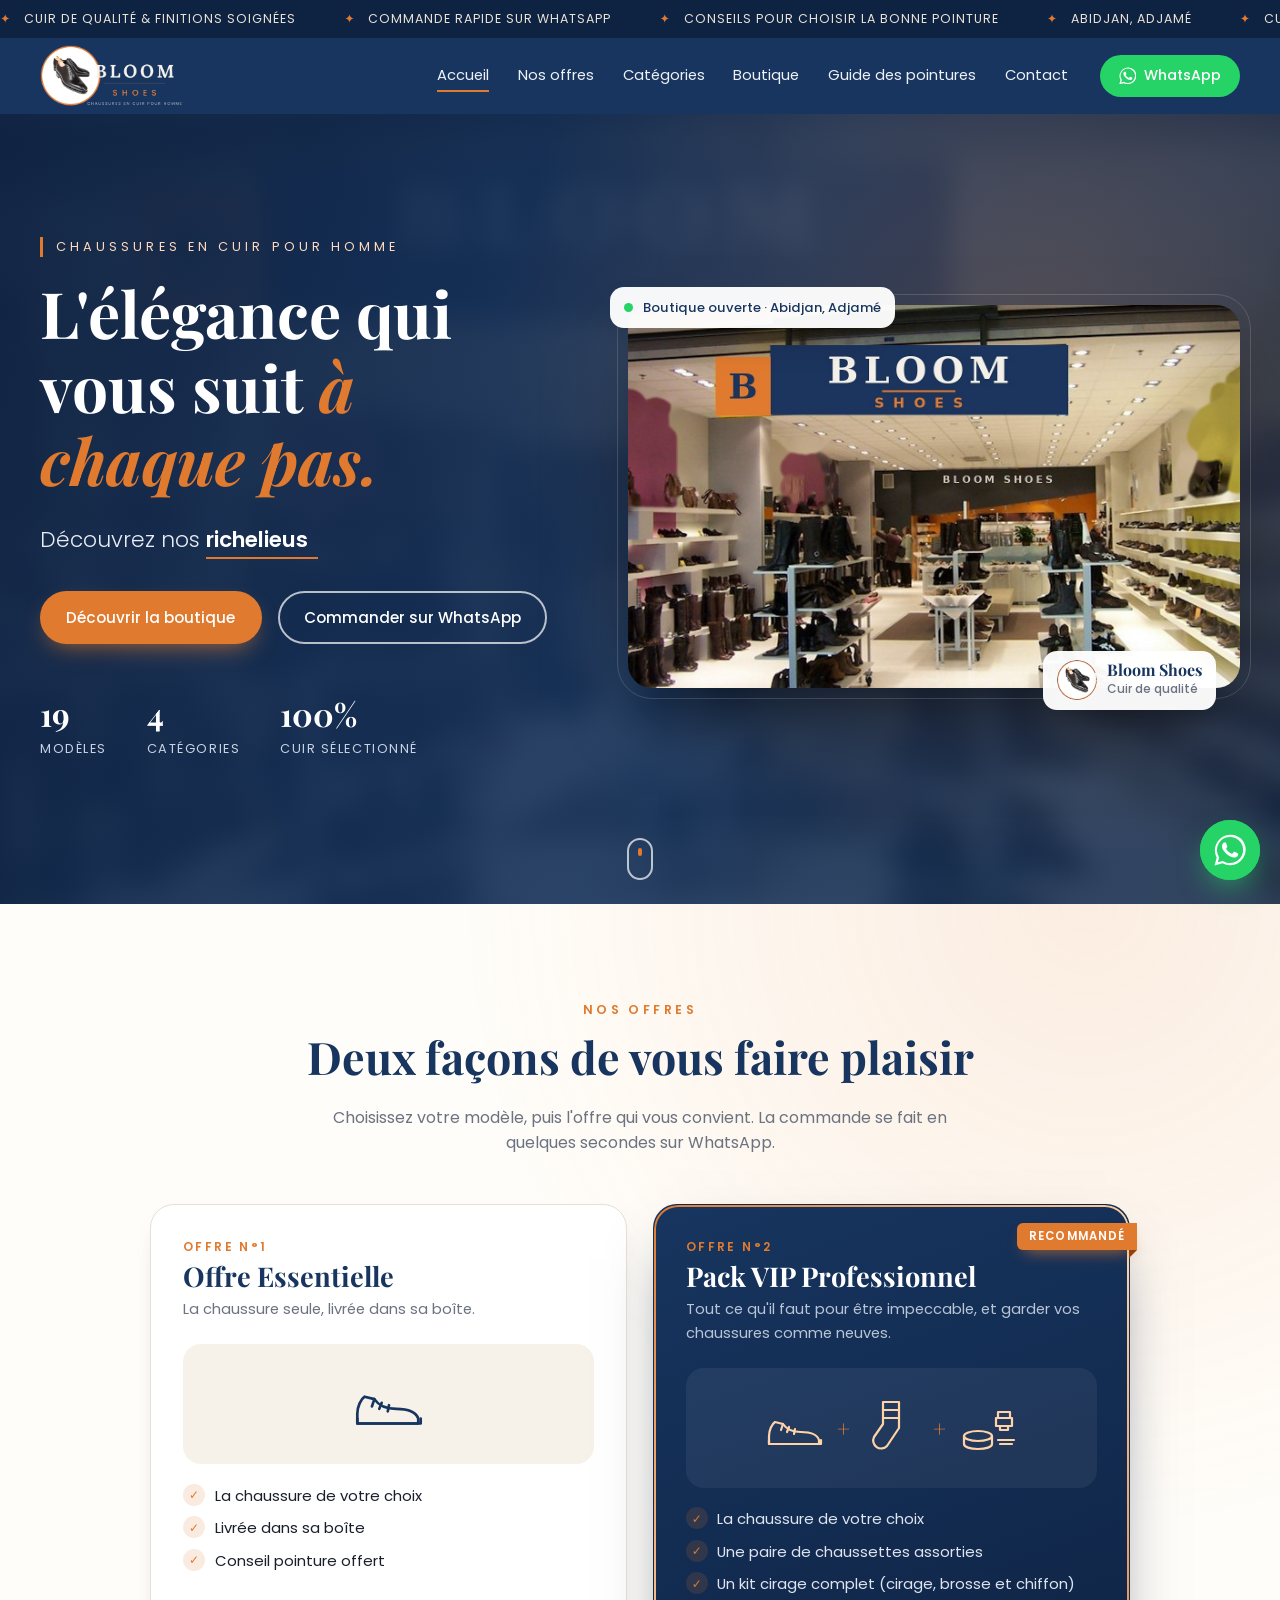
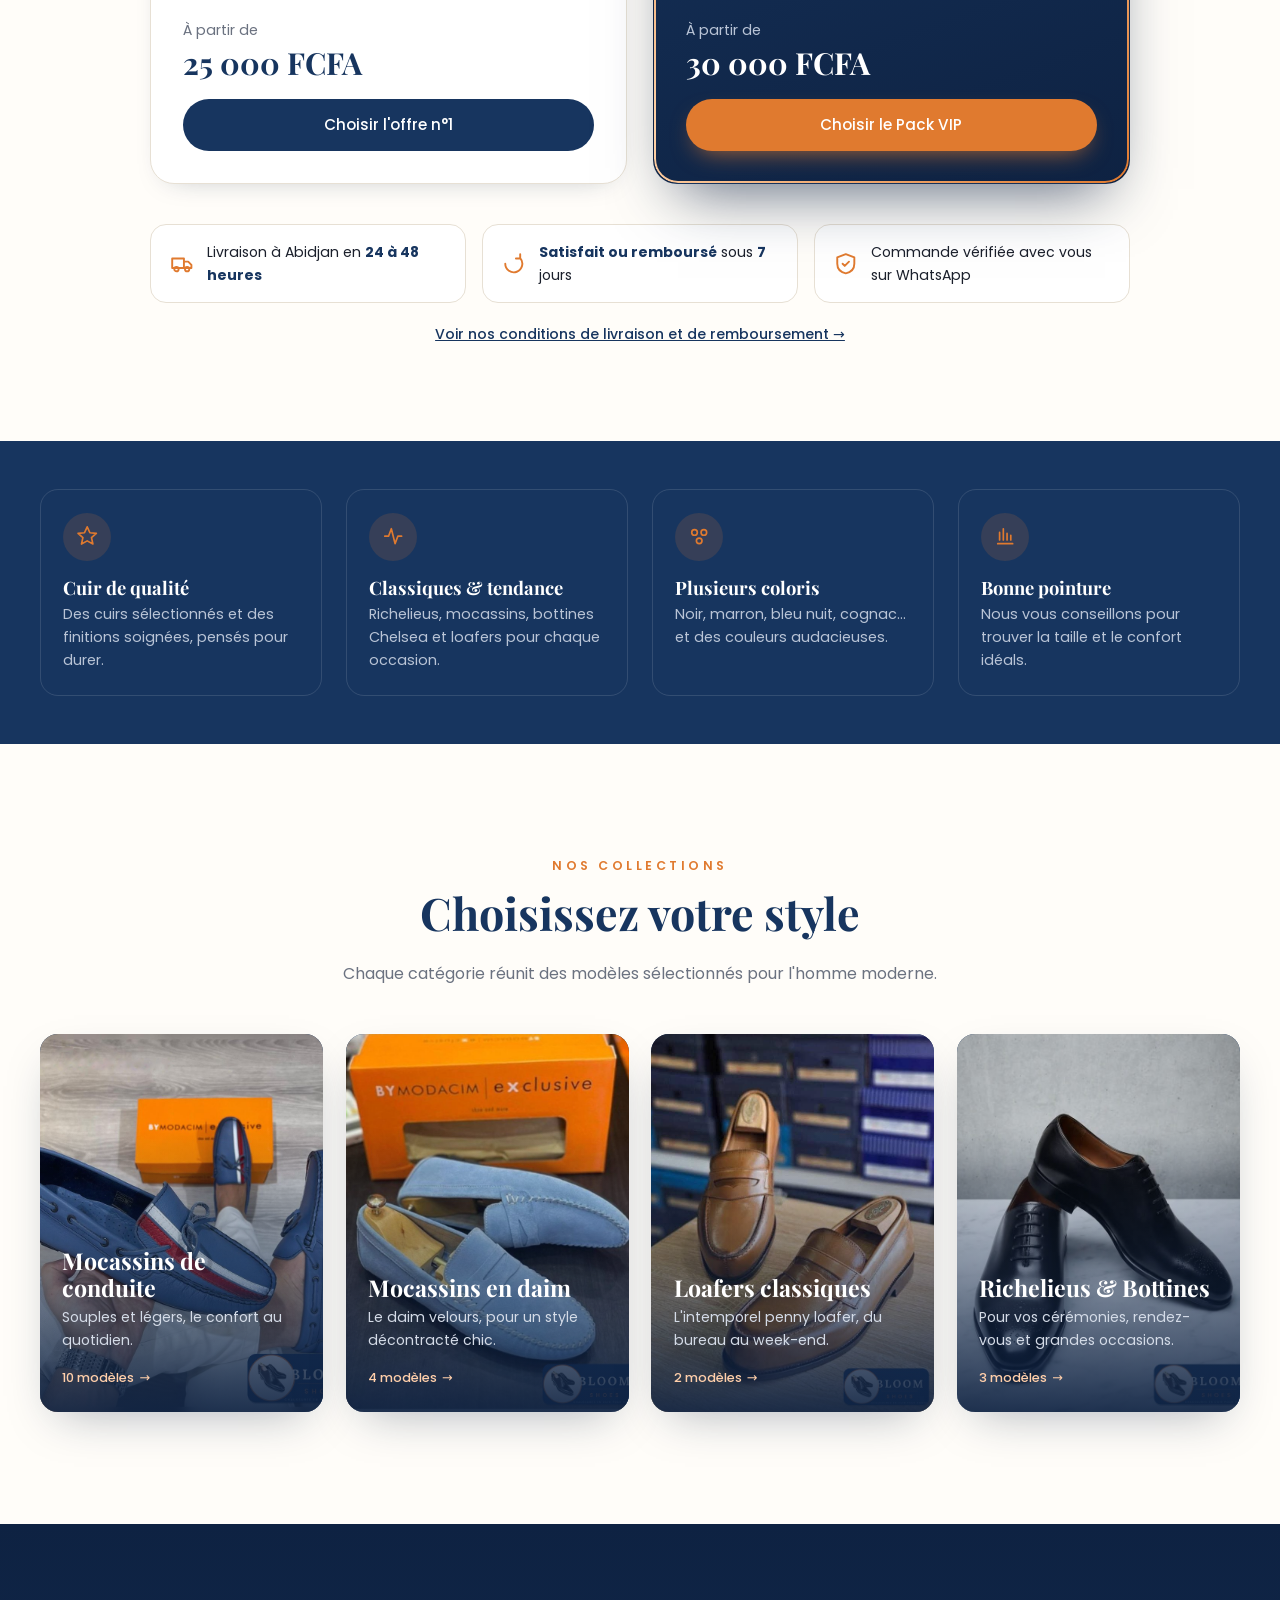
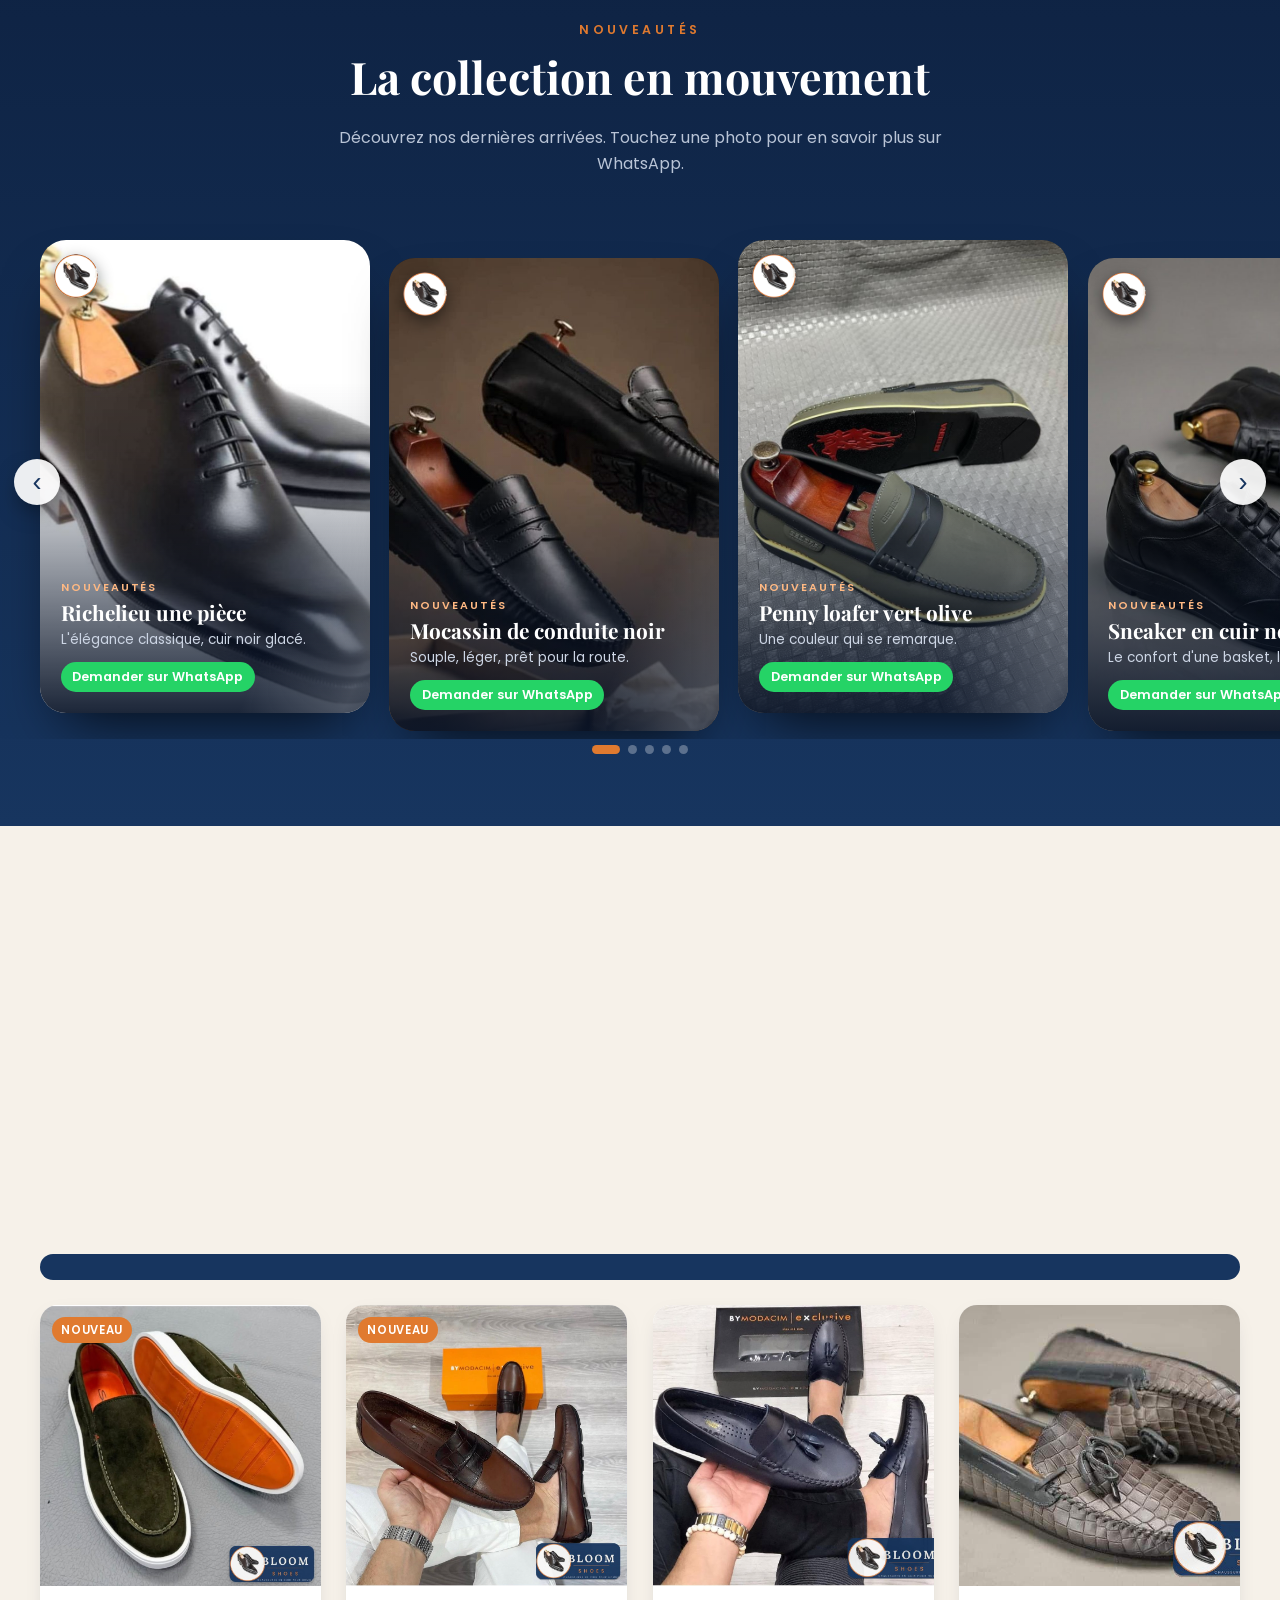
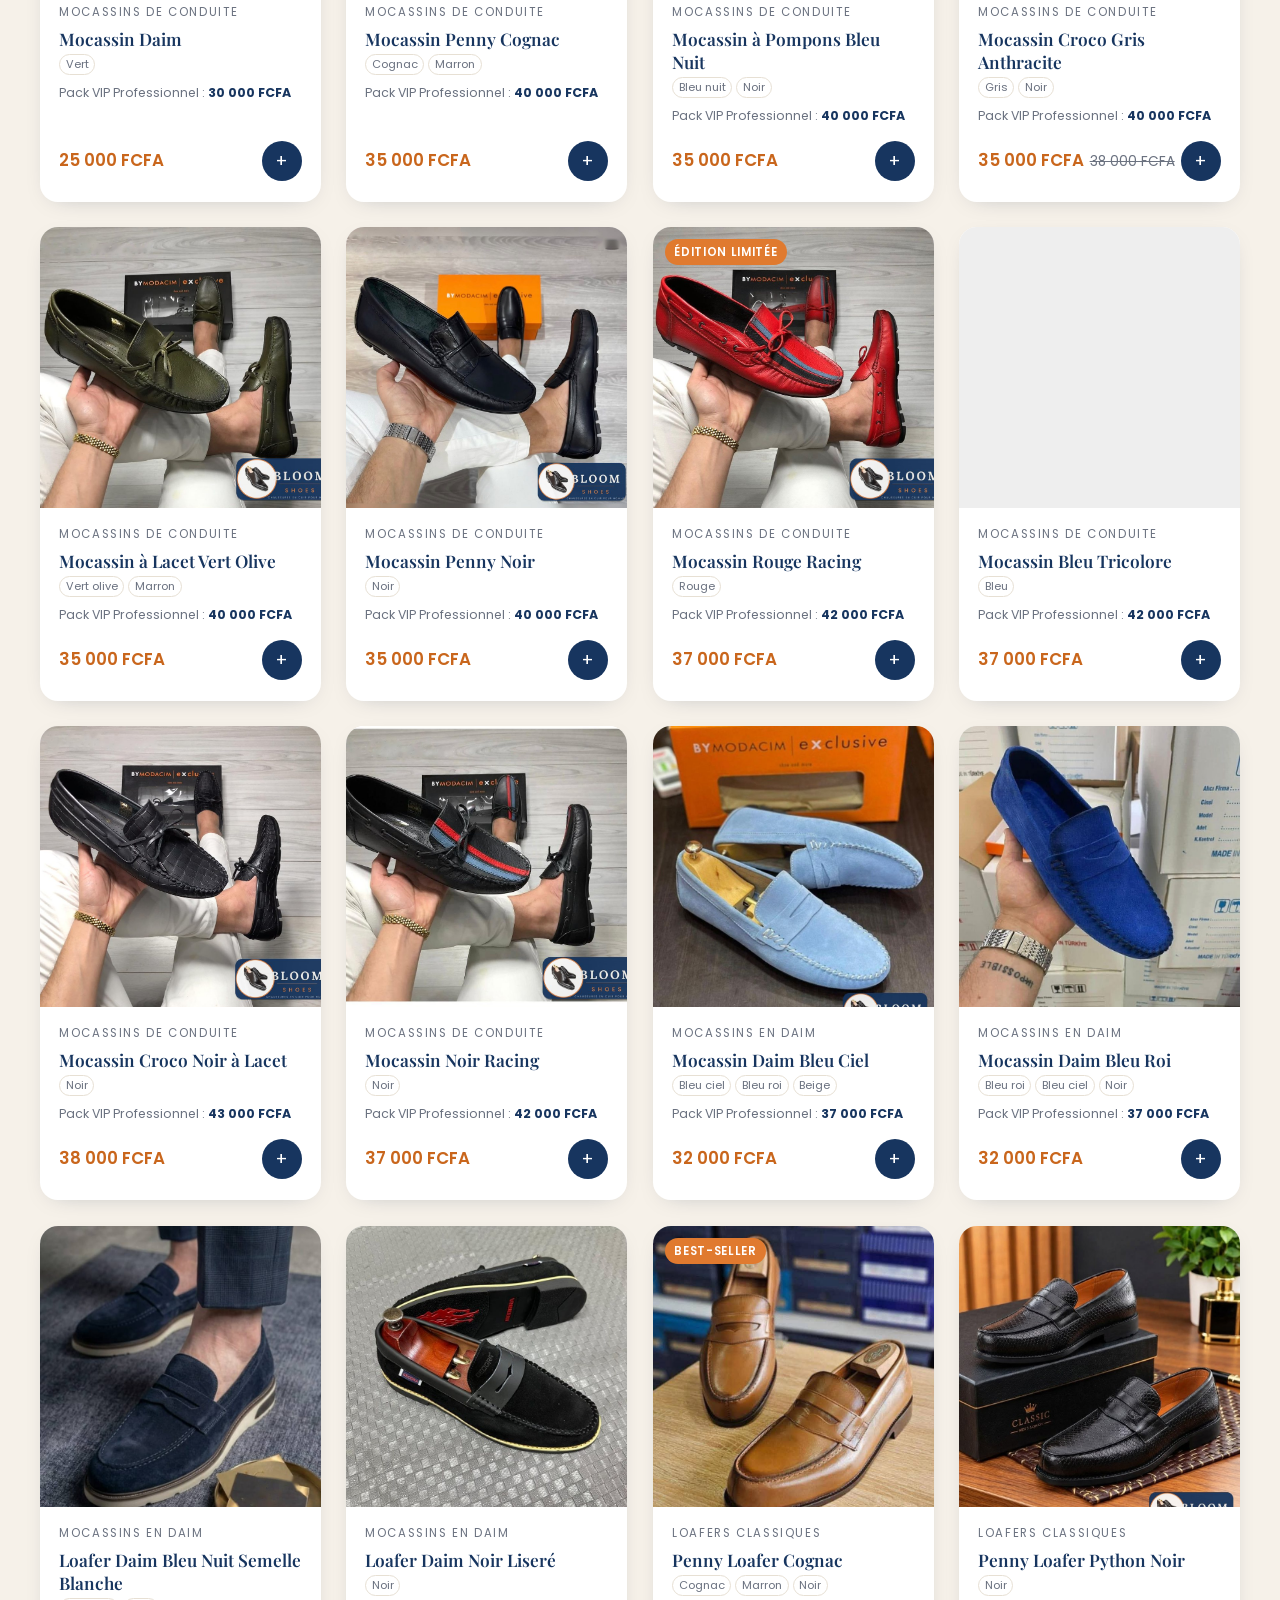
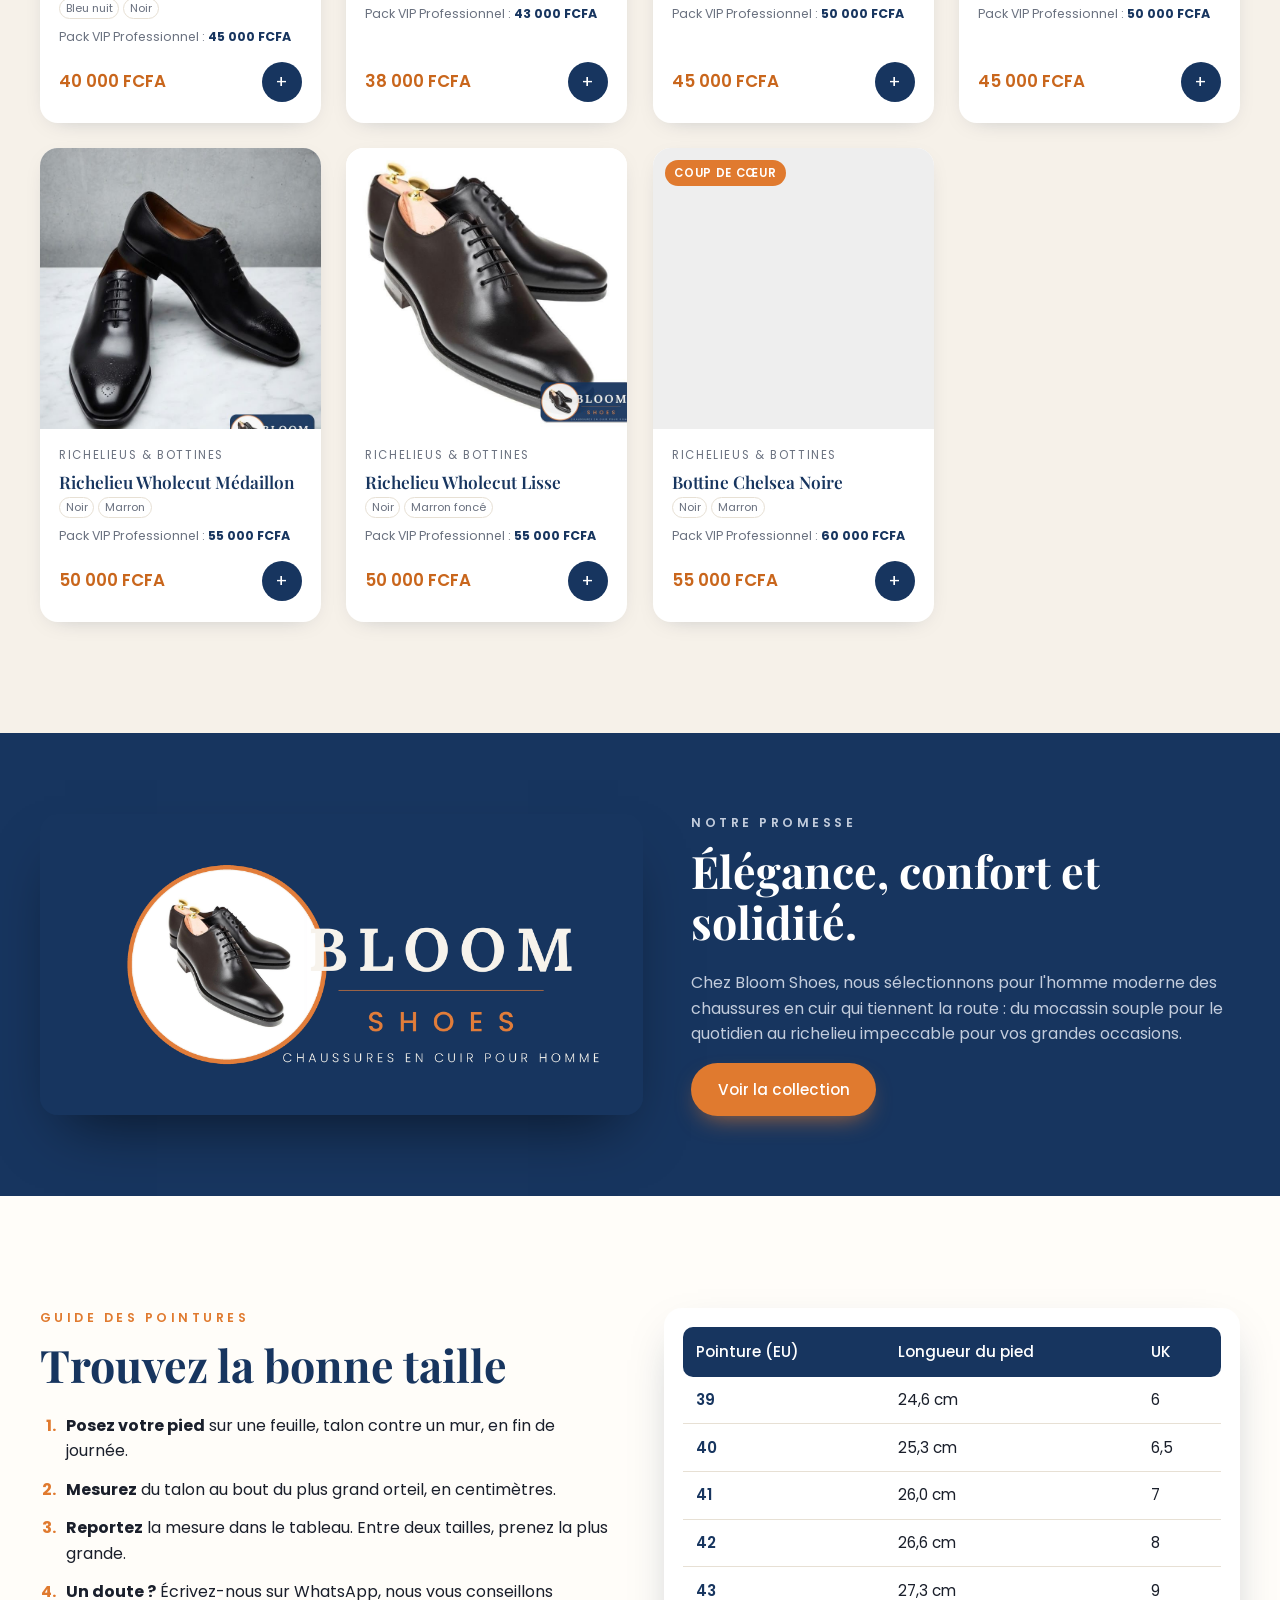
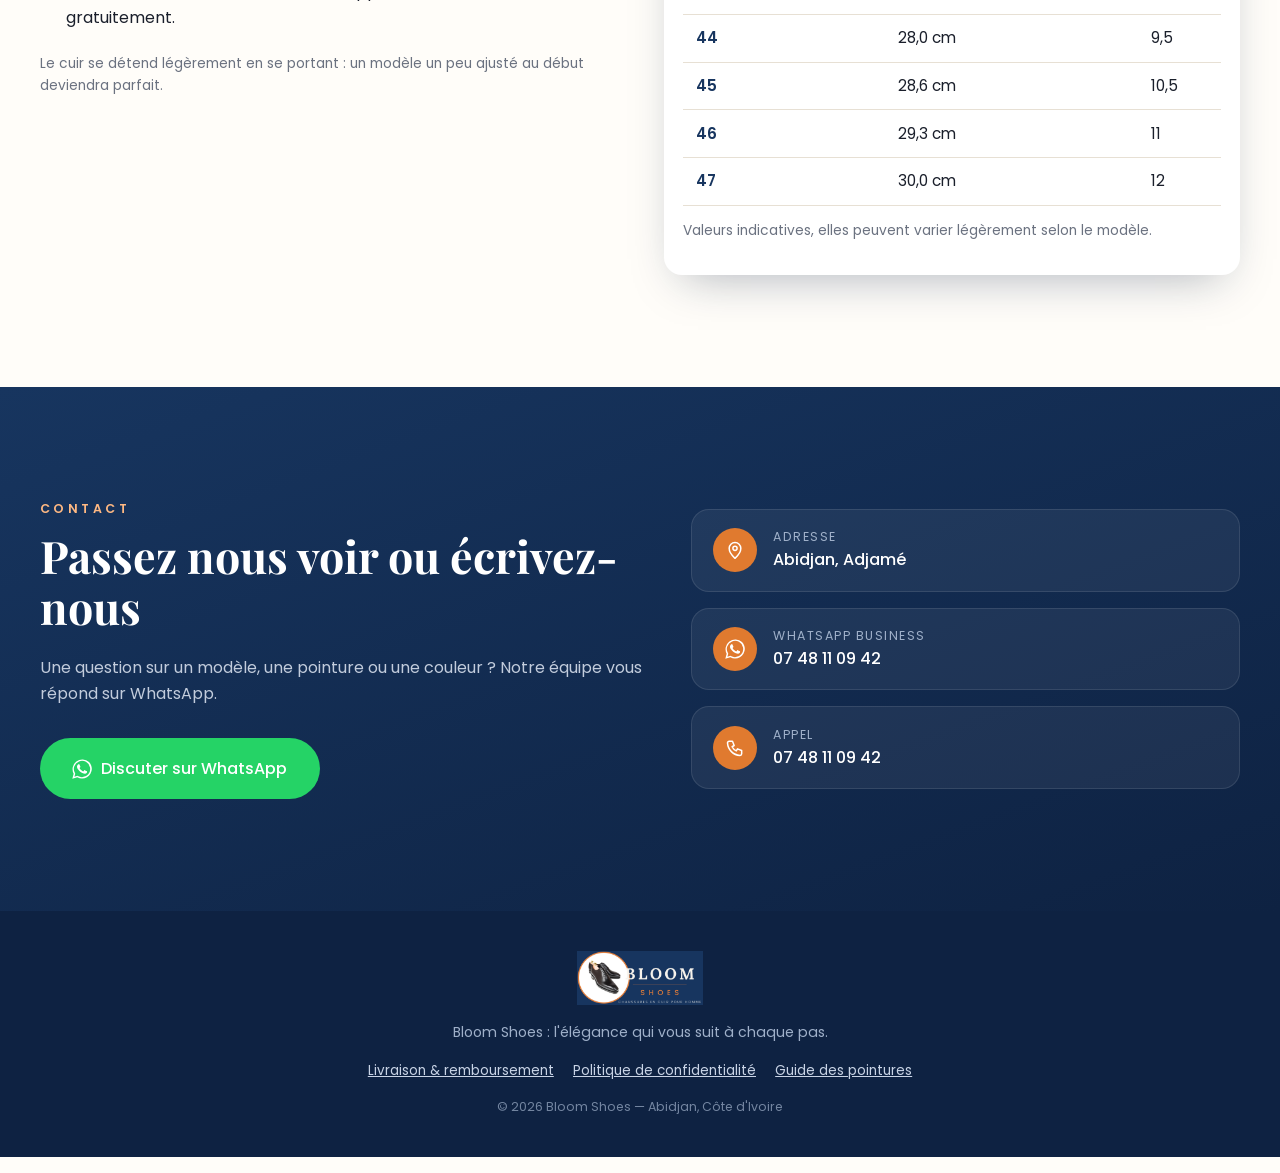
<file: index.html>
<!doctype html>
<html lang="fr">
<head>
  <meta charset="utf-8">
  <meta name="viewport" content="width=device-width, initial-scale=1">
  <title>Bloom Shoes — Chaussures en cuir pour homme à Abidjan</title>
  <meta name="description" content="Bloom Shoes : mocassins, loafers, richelieus et bottines Chelsea en cuir pour homme. Abidjan, Adjamé. Commande rapide sur WhatsApp.">
  <meta name="theme-color" content="#17355f">
  <meta property="og:title" content="Bloom Shoes — Chaussures en cuir pour homme">
  <meta property="og:description" content="L'élégance qui vous suit à chaque pas. Commandez sur WhatsApp.">
  <link rel="canonical" href="https://bloomshoes.site/">
  <meta property="og:url" content="https://bloomshoes.site/">
  <meta property="og:site_name" content="Bloom Shoes">
  <meta property="og:locale" content="fr_CI">
  <meta property="og:image" content="https://bloomshoes.site/images/site/partage.jpg">
  <meta name="twitter:card" content="summary_large_image">
  <meta property="og:type" content="website">
  <link rel="icon" type="image/png" href="images/site/favicon.png">
  <link rel="preload" as="image" href="images/site/vitrine.jpg" fetchpriority="high">
  <link rel="preconnect" href="https://fonts.googleapis.com">
  <link rel="preconnect" href="https://fonts.gstatic.com" crossorigin>
  <link href="https://fonts.googleapis.com/css2?family=Playfair+Display:wght@600;700;800&family=Poppins:wght@300;400;500;600&display=swap" rel="stylesheet">
  <link rel="stylesheet" href="assets/css/style.css?v=20261101c">
  <script type="application/ld+json">{"@context": "https://schema.org", "@type": "ShoeStore", "name": "Bloom Shoes", "url": "https://bloomshoes.site/", "logo": "https://bloomshoes.site/images/site/favicon.png", "image": "https://bloomshoes.site/images/site/partage.jpg", "description": "Chaussures en cuir pour homme : mocassins, loafers, richelieus et bottines Chelsea. Commande rapide sur WhatsApp.", "telephone": "+2250748110942", "address": {"@type": "PostalAddress", "addressLocality": "Adjamé, Abidjan", "addressCountry": "CI"}, "areaServed": "Abidjan, Côte d'Ivoire"}</script>
</head>
<body>

  <div class="topbar">
    <div class="topbar__track">
      <span>Cuir de qualité &amp; finitions soignées</span><span>Commande rapide sur WhatsApp</span><span>Conseils pour choisir la bonne pointure</span><span>Abidjan, Adjamé</span>
      <span>Cuir de qualité &amp; finitions soignées</span><span>Commande rapide sur WhatsApp</span><span>Conseils pour choisir la bonne pointure</span><span>Abidjan, Adjamé</span>
    </div>
  </div>

  <header class="header" id="header">
    <div class="container header__inner">
      <a href="#accueil" class="header__logo" aria-label="Bloom Shoes — accueil">
        <img src="images/site/logo.png" alt="Bloom Shoes" width="160" height="69">
      </a>
      <nav class="nav" id="nav" aria-label="Navigation principale">
        <a href="#accueil">Accueil</a>
        <a href="#offres">Nos offres</a>
        <a href="#categories">Catégories</a>
        <a href="#boutique">Boutique</a>
        <a href="#pointures">Guide des pointures</a>
        <a href="#contact">Contact</a>
      </nav>
      <a class="btn btn--wa header__cta" data-wa href="#" target="_blank" rel="noopener">
        <svg viewBox="0 0 24 24" aria-hidden="true"><use href="#i-wa"/></svg> WhatsApp
      </a>
      <button class="burger" id="burger" aria-label="Ouvrir le menu" aria-expanded="false"><span></span><span></span><span></span></button>
    </div>
  </header>

  <main>
    <!-- HERO : la vitrine -->
    <section class="hero" id="accueil">
      <div class="hero__bg" style="background-image:url('images/site/vitrine.jpg')"></div>
      <div class="hero__shade"></div>
      <div class="container hero__grid">
        <div class="hero__content">
          <p class="hero__eyebrow reveal-hero" style="--d:.1s">Chaussures en cuir pour homme</p>
          <h1 class="hero__title reveal-hero" style="--d:.25s">
            L'élégance qui vous suit <em>à chaque pas.</em>
          </h1>
          <p class="hero__rotator reveal-hero" style="--d:.45s">
            Découvrez nos <span class="rotator" id="rotator"><span>mocassins</span></span>
          </p>
          <div class="hero__actions reveal-hero" style="--d:.6s">
            <a href="#boutique" class="btn btn--orange">Découvrir la boutique</a>
            <a href="#" data-wa target="_blank" rel="noopener" class="btn btn--ghost">Commander sur WhatsApp</a>
          </div>
          <ul class="hero__stats reveal-hero" style="--d:.75s">
            <li><strong id="stat-produits">18</strong><span>modèles</span></li>
            <li><strong id="stat-categories">4</strong><span>catégories</span></li>
            <li><strong>100%</strong><span>cuir sélectionné</span></li>
          </ul>
        </div>
        <figure class="hero__visual reveal-hero" style="--d:.35s">
          <div class="hero__frame">
            <img src="images/site/vitrine.jpg" alt="La vitrine de la boutique Bloom Shoes à Abidjan" width="1600" height="840">
            <div class="hero__shine"></div>
          </div>
          <figcaption class="hero__tag hero__tag--top"><span class="dot"></span> Boutique ouverte · Abidjan, Adjamé</figcaption>
          <div class="hero__tag hero__tag--bottom"><img src="images/site/favicon.png" alt=""><div><strong>Bloom Shoes</strong><small>Cuir de qualité</small></div></div>
        </figure>
      </div>
      <a href="#offres" class="hero__scroll" aria-label="Défiler"><span></span></a>
    </section>

    <!-- OFFRES -->
    <section class="offres" id="offres">
      <div class="container">
        <div class="section__head reveal">
          <p class="eyebrow">Nos offres</p>
          <h2>Deux façons de vous faire plaisir</h2>
          <p class="section__lead">Choisissez votre modèle, puis l'offre qui vous convient. La commande se fait en quelques secondes sur WhatsApp.</p>
        </div>
        <div class="offres__grid">
          <article class="offre reveal" data-offre="essentiel">
            <span class="offre__num">Offre n°1</span>
            <h3 data-offre-nom="essentiel">Offre Essentielle</h3>
            <p class="offre__desc" data-offre-desc>La chaussure seule, livrée dans sa boîte.</p>
            <div class="offre__visual"><svg viewBox="0 0 64 64" class="ico-shoe"><path d="M6 40c0-6 3-12 6-14l8 2c4 6 10 8 18 8 8 0 16 2 18 8v4H6z"/><path d="M6 44v4h52v-4M20 28l-2 6m8-3-2 5m8-3-1 5"/></svg></div>
            <ul class="offre__list"><li>La chaussure de votre choix</li><li>Livrée dans sa boîte</li><li>Conseil pointure offert</li></ul>
            <p class="offre__price">À partir de <strong data-offre-min="essentiel">—</strong></p>
            <button class="btn btn--navy btn--block" data-choisir="essentiel">Choisir l'offre n°1</button>
          </article>
          <article class="offre offre--vip reveal" data-offre="vip">
            <span class="offre__ribbon">Recommandé</span>
            <span class="offre__num">Offre n°2</span>
            <h3 data-offre-nom="vip">Pack VIP Professionnel</h3>
            <p class="offre__desc">Tout ce qu'il faut pour être impeccable, et garder vos chaussures comme neuves.</p>
            <div class="offre__visual" id="vip-visual"><svg viewBox="0 0 64 64" class="ico-shoe"><path d="M6 40c0-6 3-12 6-14l8 2c4 6 10 8 18 8 8 0 16 2 18 8v4H6z"/><path d="M6 44v4h52v-4M20 28l-2 6m8-3-2 5m8-3-1 5"/></svg><span class="plus">+</span><svg viewBox="0 0 64 64" class="ico-sock"><path d="M24 6h16v26l-12 18a8 8 0 01-13-9l9-13z"/><path d="M24 14h16M24 22h16"/></svg><span class="plus">+</span><svg viewBox="0 0 64 64" class="ico-kit"><ellipse cx="22" cy="40" rx="14" ry="5"/><path d="M8 40v8c0 3 6 5 14 5s14-2 14-5v-8"/><path d="M40 22h16v8H40zM44 30v4h8v-4M42 22v-6h12v6"/><path d="M42 44h16M44 48h12"/></svg></div>
            <ul class="offre__list" id="vip-contenu"></ul>
            <p class="offre__price">À partir de <strong data-offre-min="vip">—</strong></p>
            <button class="btn btn--orange btn--block" data-choisir="vip">Choisir le Pack VIP</button>
          </article>
        </div>
        <ul class="garanties reveal">
          <li><svg viewBox="0 0 24 24"><path d="M3 7h11v9H3zM14 10h4l3 3v3h-7"/><circle cx="7" cy="17" r="2"/><circle cx="17" cy="17" r="2"/></svg><span>Livraison à Abidjan en <b data-shop="livraison.abidjan">24 à 48 heures</b></span></li>
          <li><svg viewBox="0 0 24 24"><path d="M4 12a8 8 0 1014-5.3M18 3v4h-4"/></svg><span><b>Satisfait ou remboursé</b> sous <b data-shop="retours.jours">7</b> jours</span></li>
          <li><svg viewBox="0 0 24 24"><path d="M12 3l8 3v6c0 5-3.5 8-8 9-4.5-1-8-4-8-9V6z"/><path d="M9 12l2 2 4-4"/></svg><span>Commande vérifiée avec vous sur WhatsApp</span></li>
        </ul>
        <p class="garanties__link"><a href="livraison-retours.html">Voir nos conditions de livraison et de remboursement →</a></p>
      </div>
    </section>

    <!-- ATOUTS -->
    <section class="atouts" id="atouts">
      <div class="container atouts__grid">
        <div class="atout reveal"><div class="atout__ico"><svg viewBox="0 0 24 24"><path d="M12 2l2.9 6.3 6.9.7-5.2 4.6 1.5 6.8L12 17l-6.1 3.4 1.5-6.8L2.2 9l6.9-.7z"/></svg></div><h3>Cuir de qualité</h3><p>Des cuirs sélectionnés et des finitions soignées, pensés pour durer.</p></div>
        <div class="atout reveal"><div class="atout__ico"><svg viewBox="0 0 24 24"><path d="M3 12h4l3-8 4 16 3-8h4"/></svg></div><h3>Classiques &amp; tendance</h3><p>Richelieus, mocassins, bottines Chelsea et loafers pour chaque occasion.</p></div>
        <div class="atout reveal"><div class="atout__ico"><svg viewBox="0 0 24 24"><circle cx="7" cy="8" r="3"/><circle cx="17" cy="8" r="3"/><circle cx="12" cy="17" r="3"/></svg></div><h3>Plusieurs coloris</h3><p>Noir, marron, bleu nuit, cognac… et des couleurs audacieuses.</p></div>
        <div class="atout reveal"><div class="atout__ico"><svg viewBox="0 0 24 24"><path d="M4 20h16M6 16V8m4 8V4m4 12V9m4 7v-5"/></svg></div><h3>Bonne pointure</h3><p>Nous vous conseillons pour trouver la taille et le confort idéals.</p></div>
      </div>
    </section>

    <!-- CATEGORIES -->
    <section class="section" id="categories">
      <div class="container">
        <div class="section__head reveal">
          <p class="eyebrow">Nos collections</p>
          <h2>Choisissez votre style</h2>
          <p class="section__lead">Chaque catégorie réunit des modèles sélectionnés pour l'homme moderne.</p>
        </div>
        <div class="cats" id="cats"></div>
      </div>
    </section>

    <!-- VITRINE ANIMEE -->
    <section class="reel" id="vitrine" hidden>
      <div class="container">
        <div class="section__head reveal">
          <p class="eyebrow" id="reel-eyebrow">Nouveautés</p>
          <h2 id="reel-titre">La collection en mouvement</h2>
          <p class="section__lead" id="reel-texte"></p>
        </div>
      </div>
      <div class="reel__wrap">
        <div class="reel__track" id="reel-track" tabindex="0" aria-label="Collection en mouvement"></div>
        <button class="reel__nav reel__nav--prev" id="reel-prev" aria-label="Précédent">‹</button>
        <button class="reel__nav reel__nav--next" id="reel-next" aria-label="Suivant">›</button>
      </div>
      <div class="reel__dots" id="reel-dots"></div>
    </section>

    <!-- BOUTIQUE -->
    <section class="section section--cream" id="boutique">
      <div class="container">
        <div class="section__head reveal">
          <p class="eyebrow">La boutique</p>
          <h2>Tous nos modèles</h2>
          <p class="section__lead">Cliquez sur un modèle, choisissez votre couleur et votre pointure, puis validez : votre commande nous arrive directement sur WhatsApp.</p>
        </div>
        <div class="toolbar reveal">
          <div class="chips" id="chips" role="tablist"></div>
          <div class="toolbar__right">
            <label class="search"><svg viewBox="0 0 24 24"><circle cx="11" cy="11" r="7"/><path d="M20 20l-4-4"/></svg><input type="search" id="search" placeholder="Rechercher un modèle…" aria-label="Rechercher"></label>
            <select id="sort" aria-label="Trier">
              <option value="">Trier : pertinence</option>
              <option value="asc">Prix croissant</option>
              <option value="desc">Prix décroissant</option>
              <option value="az">Nom A → Z</option>
            </select>
          </div>
        </div>
        <div class="grid" id="grid"></div>
        <p class="empty" id="empty" hidden>Aucun modèle ne correspond à votre recherche.</p>
      </div>
    </section>

    <!-- PROMESSE -->
    <section class="promise">
      <div class="container promise__inner">
        <img src="images/site/logo-complet.png" alt="Bloom Shoes — chaussures en cuir pour homme" class="promise__logo reveal" loading="lazy">
        <div class="promise__text reveal">
          <p class="eyebrow eyebrow--light">Notre promesse</p>
          <h2>Élégance, confort et solidité.</h2>
          <p>Chez Bloom Shoes, nous sélectionnons pour l'homme moderne des chaussures en cuir qui tiennent la route : du mocassin souple pour le quotidien au richelieu impeccable pour vos grandes occasions.</p>
          <a href="#boutique" class="btn btn--orange">Voir la collection</a>
        </div>
      </div>
    </section>

    <!-- POINTURES -->
    <section class="section" id="pointures">
      <div class="container pointures">
        <div class="reveal">
          <p class="eyebrow">Guide des pointures</p>
          <h2>Trouvez la bonne taille</h2>
          <ol class="steps">
            <li><strong>Posez votre pied</strong> sur une feuille, talon contre un mur, en fin de journée.</li>
            <li><strong>Mesurez</strong> du talon au bout du plus grand orteil, en centimètres.</li>
            <li><strong>Reportez</strong> la mesure dans le tableau. Entre deux tailles, prenez la plus grande.</li>
            <li><strong>Un doute ?</strong> Écrivez-nous sur WhatsApp, nous vous conseillons gratuitement.</li>
          </ol>
          <p class="note">Le cuir se détend légèrement en se portant : un modèle un peu ajusté au début deviendra parfait.</p>
        </div>
        <div class="table-wrap reveal">
          <table class="size-table">
            <thead><tr><th>Pointure (EU)</th><th>Longueur du pied</th><th>UK</th></tr></thead>
            <tbody>
              <tr><td>39</td><td>24,6 cm</td><td>6</td></tr>
              <tr><td>40</td><td>25,3 cm</td><td>6,5</td></tr>
              <tr><td>41</td><td>26,0 cm</td><td>7</td></tr>
              <tr><td>42</td><td>26,6 cm</td><td>8</td></tr>
              <tr><td>43</td><td>27,3 cm</td><td>9</td></tr>
              <tr><td>44</td><td>28,0 cm</td><td>9,5</td></tr>
              <tr><td>45</td><td>28,6 cm</td><td>10,5</td></tr>
              <tr><td>46</td><td>29,3 cm</td><td>11</td></tr>
              <tr><td>47</td><td>30,0 cm</td><td>12</td></tr>
            </tbody>
          </table>
          <p class="note">Valeurs indicatives, elles peuvent varier légèrement selon le modèle.</p>
        </div>
      </div>
    </section>

    <!-- CONTACT -->
    <section class="section section--navy" id="contact">
      <div class="container contact">
        <div class="reveal">
          <p class="eyebrow eyebrow--light">Contact</p>
          <h2>Passez nous voir ou écrivez-nous</h2>
          <p class="contact__lead">Une question sur un modèle, une pointure ou une couleur ? Notre équipe vous répond sur WhatsApp.</p>
          <a href="#" data-wa target="_blank" rel="noopener" class="btn btn--wa btn--lg"><svg viewBox="0 0 24 24" aria-hidden="true"><use href="#i-wa"/></svg> Discuter sur WhatsApp</a>
        </div>
        <ul class="contact__cards reveal">
          <li><span class="contact__ico"><svg viewBox="0 0 24 24"><path d="M12 22s7-6.2 7-12a7 7 0 10-14 0c0 5.8 7 12 7 12z"/><circle cx="12" cy="10" r="2.5"/></svg></span><div><small>Adresse</small><strong data-adresse>Abidjan, Adjamé</strong></div></li>
          <li><span class="contact__ico"><svg viewBox="0 0 24 24"><use href="#i-wa"/></svg></span><div><small>WhatsApp Business</small><strong data-tel>07 48 11 09 42</strong></div></li>
          <li><span class="contact__ico"><svg viewBox="0 0 24 24"><path d="M5 4h4l2 5-2.5 1.5a11 11 0 005 5L15 13l5 2v4a2 2 0 01-2 2A16 16 0 013 6a2 2 0 012-2"/></svg></span><div><small>Appel</small><a data-call href="tel:+2250748110942"><strong data-tel>07 48 11 09 42</strong></a></div></li>
        </ul>
      </div>
    </section>
  </main>

  <footer class="footer">
    <div class="container footer__inner">
      <img src="images/site/logo.png" alt="Bloom Shoes" width="140" height="60" loading="lazy">
      <p>Bloom Shoes : l'élégance qui vous suit à chaque pas.</p>
      <nav class="footer__links"><a href="livraison-retours.html">Livraison &amp; remboursement</a><a href="politique-confidentialite.html">Politique de confidentialité</a><a href="#pointures">Guide des pointures</a></nav>
      <p class="footer__copy">© <span id="year"></span> Bloom Shoes — Abidjan, Côte d'Ivoire</p>
    </div>
  </footer>

  <a href="#" data-wa target="_blank" rel="noopener" class="wa-float" aria-label="Nous écrire sur WhatsApp">
    <svg viewBox="0 0 24 24"><use href="#i-wa"/></svg>
  </a>

  <!-- FENETRE DE COMMANDE -->
  <div class="modal" id="modal" hidden>
    <div class="modal__backdrop" data-close></div>
    <div class="modal__box" role="dialog" aria-modal="true" aria-labelledby="m-nom">
      <button class="modal__close" data-close aria-label="Fermer">×</button>
      <div class="modal__media"><img id="m-img" alt=""></div>
      <div class="modal__body">
        <p class="eyebrow" id="m-cat"></p>
        <h3 id="m-nom"></h3>
        <p class="modal__price" id="m-prix"></p>
        <p class="modal__desc" id="m-desc"></p>
        <div class="choix-offre" id="choix-offre" role="radiogroup" aria-label="Choisissez votre offre">
          <label><input type="radio" name="offre" value="essentiel" form="order" checked><span><small>Offre n°1</small><b data-offre-nom="essentiel">Offre Essentielle</b><em>Chaussure seule</em><strong id="m-prix-ess"></strong></span></label>
          <label class="is-vip"><input type="radio" name="offre" value="vip" form="order"><span><small>Offre n°2 · Recommandé</small><b data-offre-nom="vip">Pack VIP Professionnel</b><em>Chaussure + chaussettes + kit cirage</em><strong id="m-prix-vip"></strong></span></label>
        </div>
        <form id="order" novalidate>
          <h4>Vos coordonnées</h4>
          <div class="row">
            <label>Nom *<input name="nom" required autocomplete="family-name"></label>
            <label>Prénom *<input name="prenom" required autocomplete="given-name"></label>
          </div>
          <div class="row">
            <label>Téléphone / WhatsApp *<input name="telephone" type="tel" required inputmode="tel" autocomplete="tel" placeholder="07 00 00 00 00"></label>
            <label>Ville / Commune *<input name="ville" required autocomplete="address-level2" placeholder="Ex. Cocody, Yopougon…"></label>
          </div>
          <h4>Votre modèle</h4>
          <div class="row row--3">
            <label>Couleur *<select name="couleur" id="m-couleur" required></select></label>
            <label>Pointure *<select name="pointure" id="m-pointure" required></select></label>
            <label>Quantité<input name="quantite" type="number" min="1" max="20" value="1"></label>
          </div>
          <fieldset class="confort">
            <legend>Confort souhaité</legend>
            <label><input type="radio" name="confort" value="Très souple" checked><span>Très souple</span></label>
            <label><input type="radio" name="confort" value="Souple / confortable"><span>Souple</span></label>
            <label><input type="radio" name="confort" value="Ferme / bon maintien"><span>Ferme</span></label>
          </fieldset>
          <label>Votre description (style, occasion, précisions…)<textarea name="details" rows="3" placeholder="Ex. Pour un mariage, je veux un cuir pas trop dur, livraison samedi…"></textarea></label>
          <p class="form__error" id="form-error" hidden>Merci de remplir les champs marqués d'un *.</p>
          <button type="submit" class="btn btn--wa btn--block btn--lg"><svg viewBox="0 0 24 24" aria-hidden="true"><use href="#i-wa"/></svg> Valider ma commande sur WhatsApp</button>
          <p class="form__hint">Vous serez redirigé vers WhatsApp avec votre commande déjà rédigée : il suffit d'appuyer sur « Envoyer ». Vos informations servent uniquement à traiter votre commande (<a href="politique-confidentialite.html" target="_blank">politique de confidentialité</a>).</p>
        </form>
      </div>
    </div>
  </div>

  <div class="toast" id="toast" hidden></div>

  <!-- Bandeau d'actualité (bas de l'écran) -->
  <div class="live" id="live" hidden>
    <button class="live__close" aria-label="Masquer">×</button>
    <div class="live__body" id="live-body"></div>
  </div>

  <!-- Fenêtre affichée quand le visiteur veut quitter le site -->
  <div class="modal exit" id="exit" hidden>
    <div class="modal__backdrop" data-exit-close></div>
    <div class="exit__box" role="dialog" aria-modal="true" aria-labelledby="exit-titre">
      <button class="modal__close" data-exit-close aria-label="Fermer">×</button>
      <img src="images/site/favicon.png" alt="" class="exit__logo">
      <h3 id="exit-titre">Attendez, ne partez pas les mains vides !</h3>
      <p id="exit-texte"></p>
      <div class="exit__actions">
        <a href="#offres" class="btn btn--orange" data-exit-close>Voir le Pack VIP</a>
        <a href="#" data-wa target="_blank" rel="noopener" class="btn btn--wa"><svg viewBox="0 0 24 24" aria-hidden="true"><use href="#i-wa"/></svg> Conseil gratuit</a>
      </div>
      <button class="exit__later" data-exit-close>Non merci, je regarde encore</button>
    </div>
  </div>

  <svg width="0" height="0" style="position:absolute" aria-hidden="true">
    <symbol id="i-wa" viewBox="0 0 24 24"><path fill="currentColor" stroke="none" d="M17.5 14.4c-.3-.1-1.8-.9-2-1-.3-.1-.5-.1-.7.1-.2.3-.8 1-.9 1.2-.2.2-.3.2-.6.1-.3-.1-1.3-.5-2.4-1.5-.9-.8-1.5-1.8-1.7-2.1-.2-.3 0-.5.1-.6l.4-.5c.2-.2.2-.3.3-.5.1-.2 0-.4 0-.5l-.9-2.2c-.2-.6-.5-.5-.7-.5h-.6c-.2 0-.5.1-.8.4-.3.3-1 1-1 2.5s1.1 2.9 1.2 3.1c.1.2 2.1 3.2 5.1 4.5.7.3 1.3.5 1.7.6.7.2 1.4.2 1.9.1.6-.1 1.8-.7 2-1.4.2-.7.2-1.3.2-1.4-.1-.2-.3-.3-.6-.4zM12 21.8c-1.8 0-3.5-.5-5-1.4l-.4-.2-3.7 1 1-3.6-.2-.4A9.8 9.8 0 1112 21.8zm8.4-18.2A11.8 11.8 0 002 17.8L.4 23.6l6-1.6A11.8 11.8 0 0023.8 12c0-3.2-1.2-6.1-3.4-8.4z"/></symbol>
  </svg>

  <script src="data/catalogue.js"></script>
  <script src="assets/js/fresh.js?v=20261028c"></script>
  <script src="assets/js/tracking.js?v=20261028c"></script>
  <script src="assets/js/app.js?v=20261101b"></script>
</body>
</html>
</file>
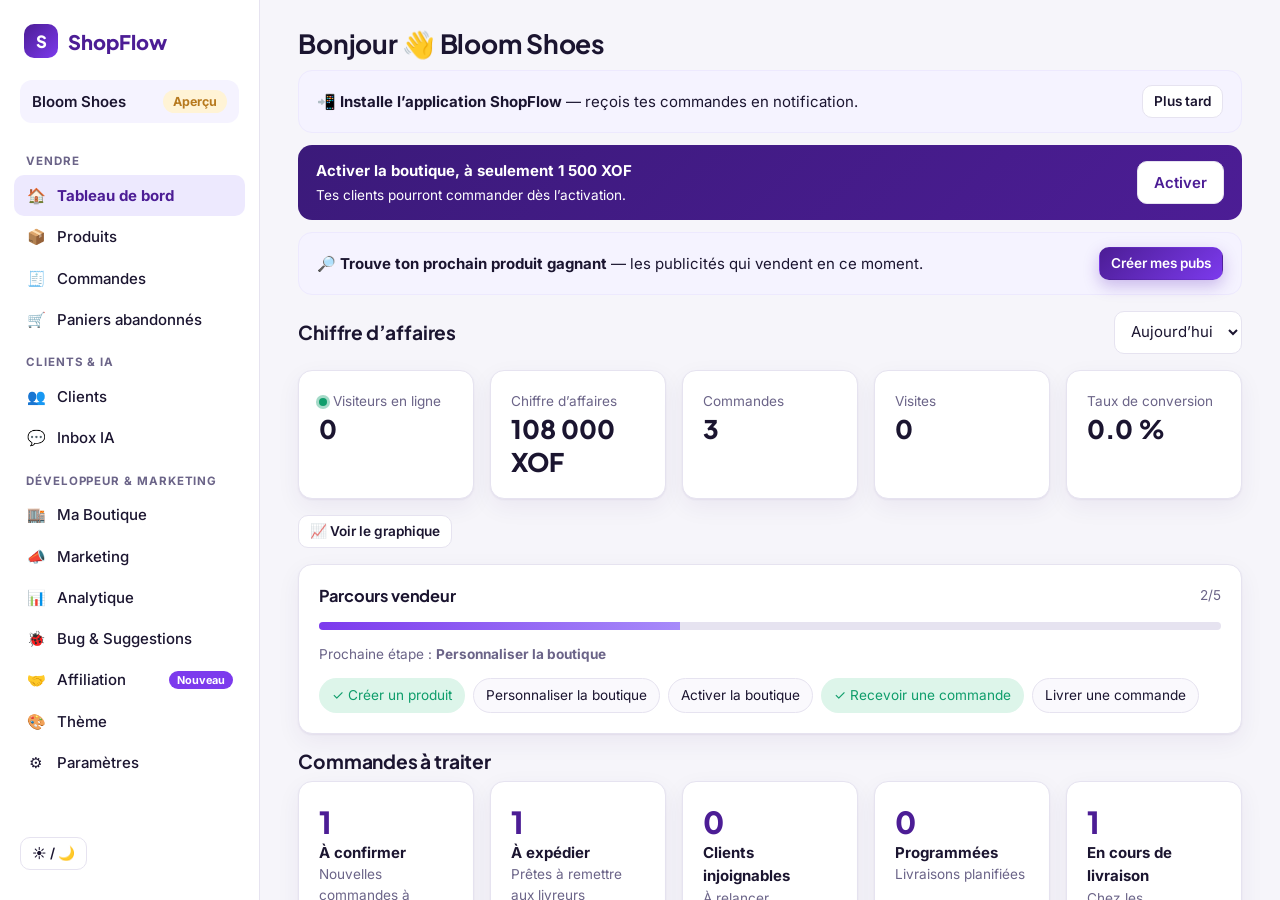
<file: saas/index.html>
<!doctype html><html lang="fr"><head><meta charset="utf-8"><meta http-equiv="refresh" content="0;url=app.html"><title>ShopFlow</title></head><body><a href="app.html">Ouvrir ShopFlow</a></body></html>
</file>
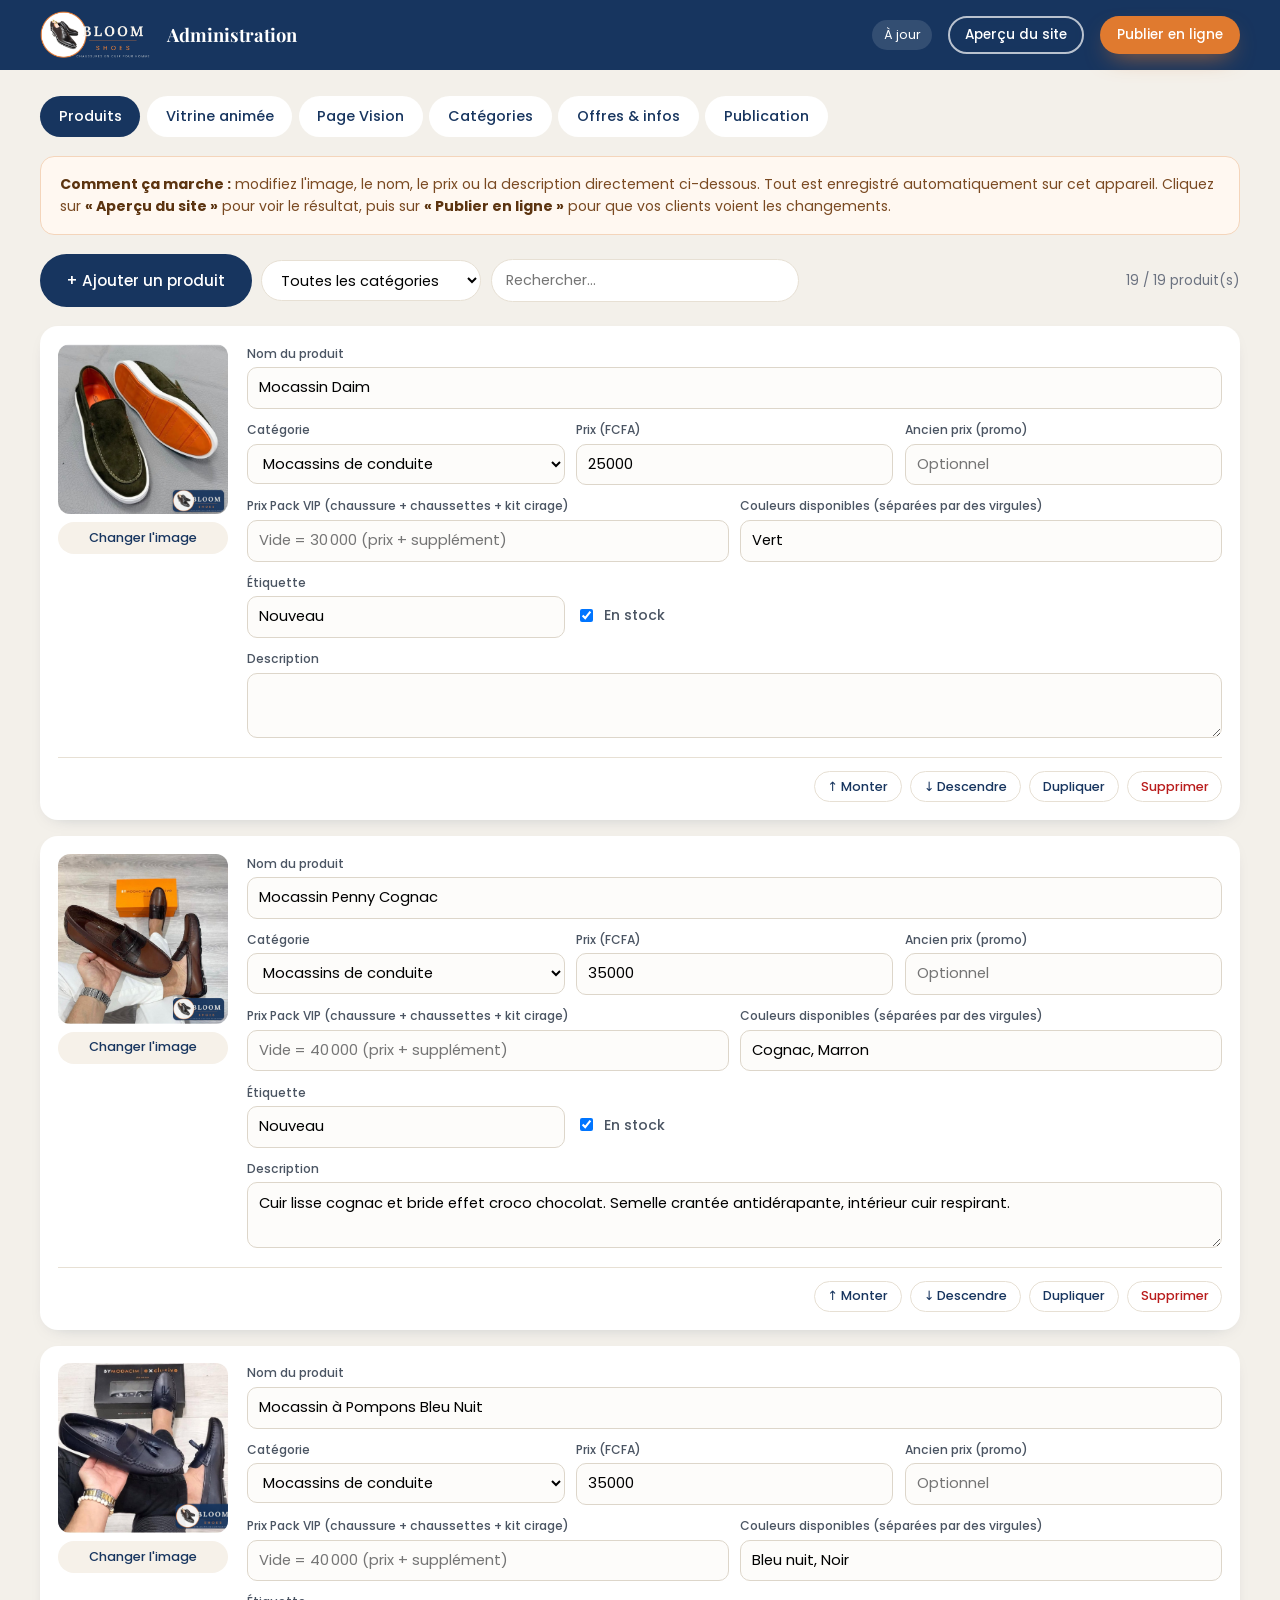
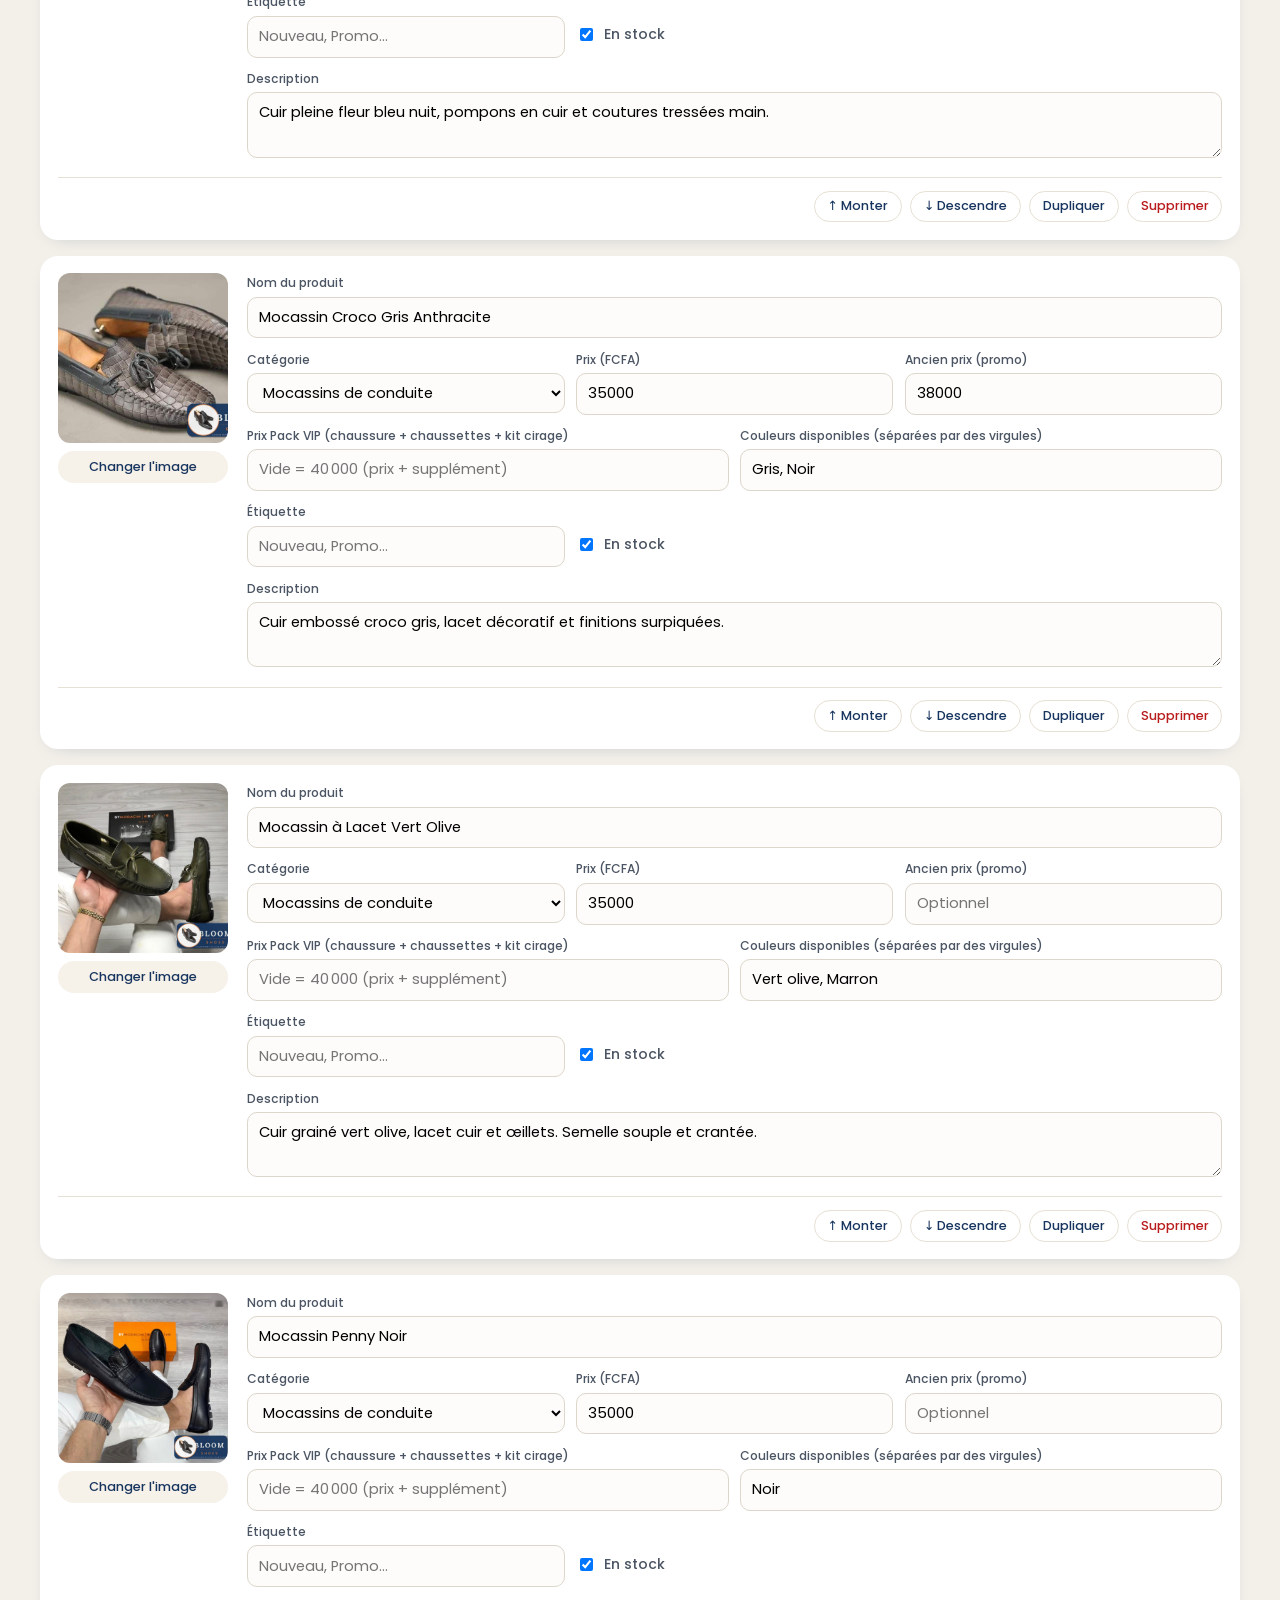
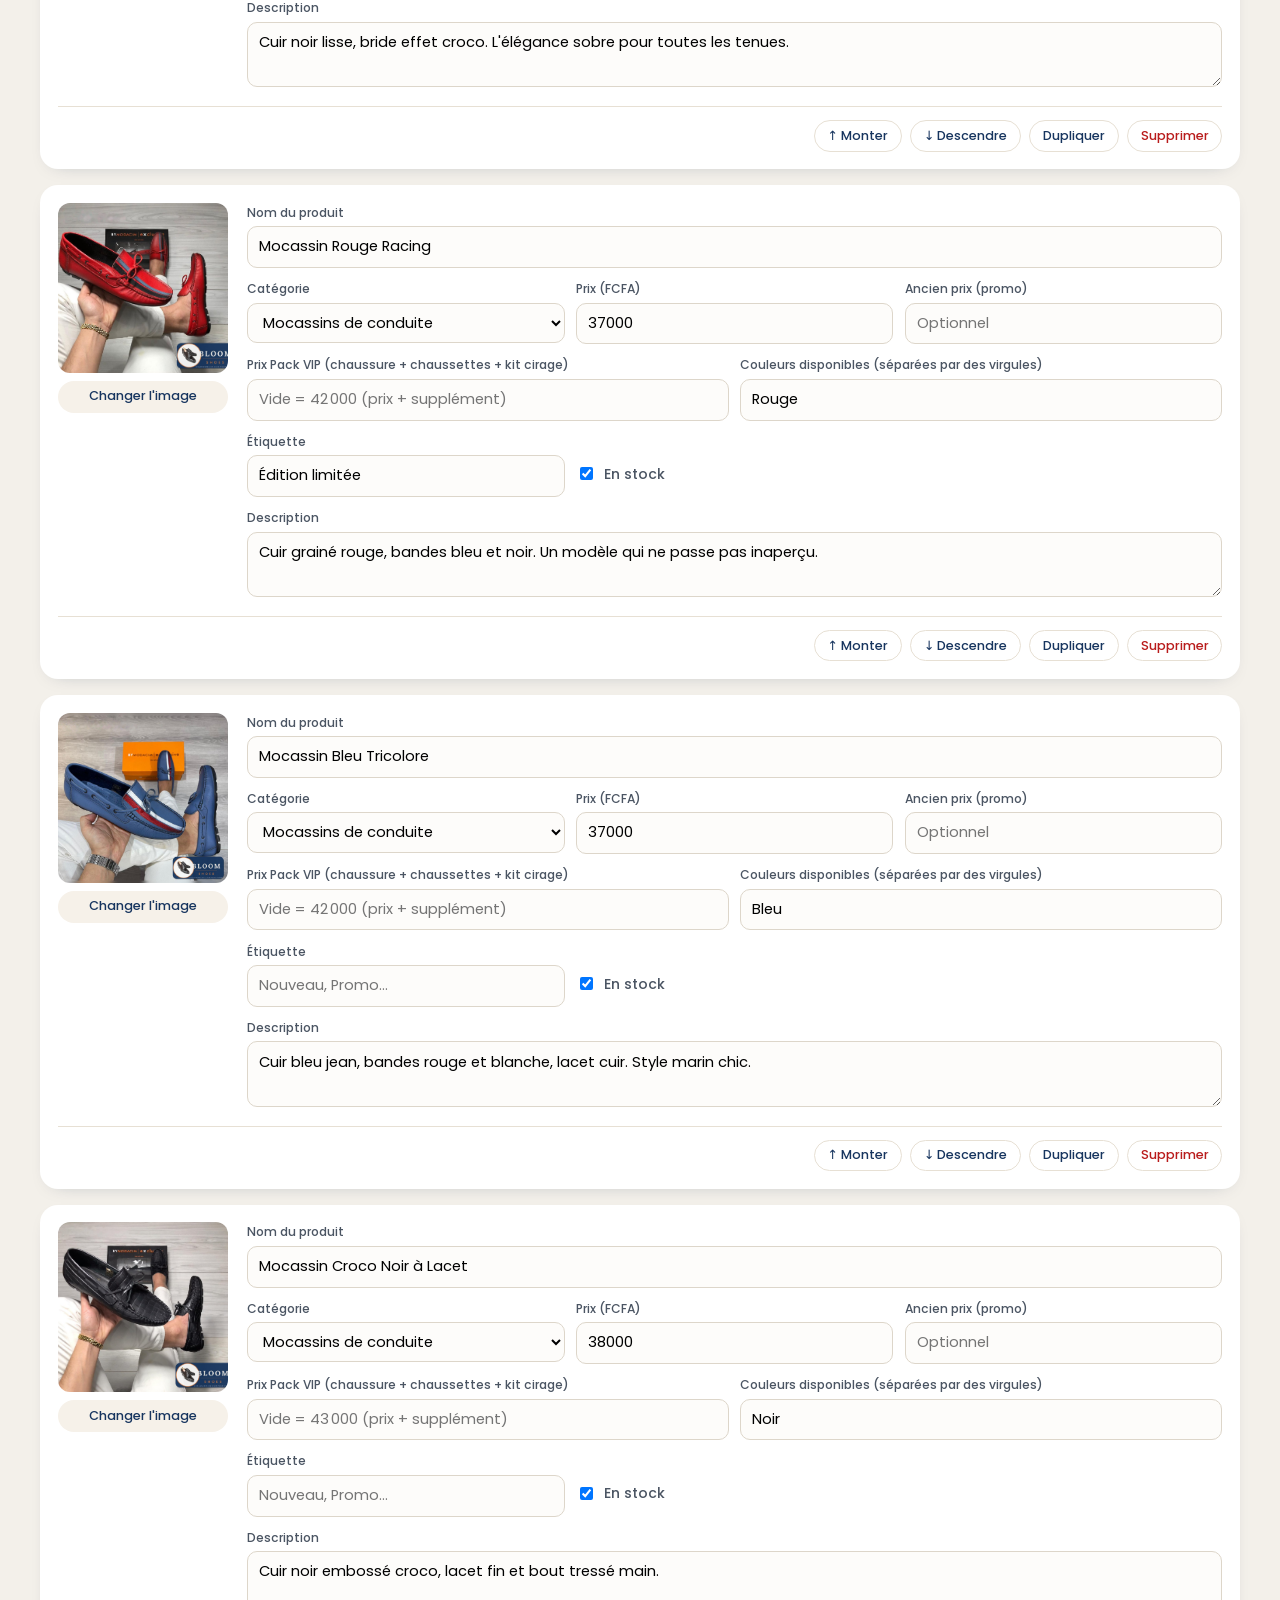
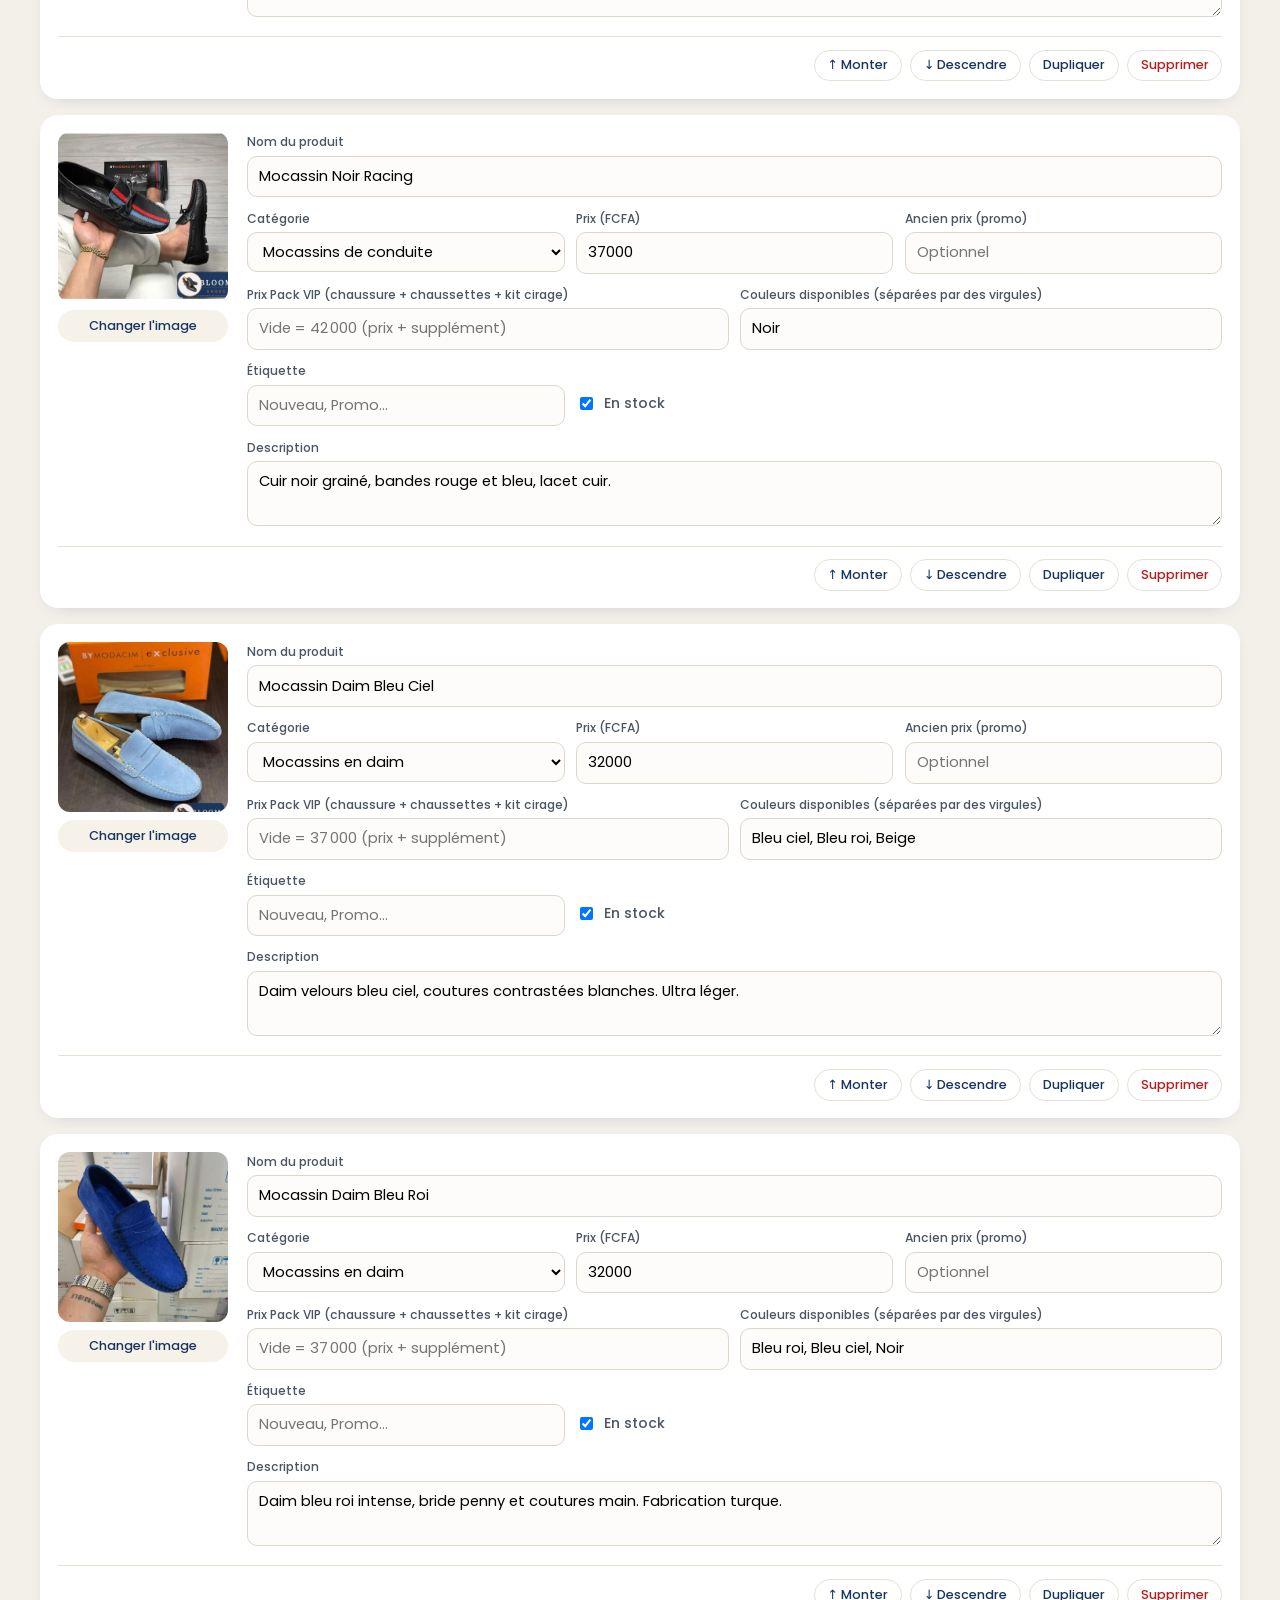
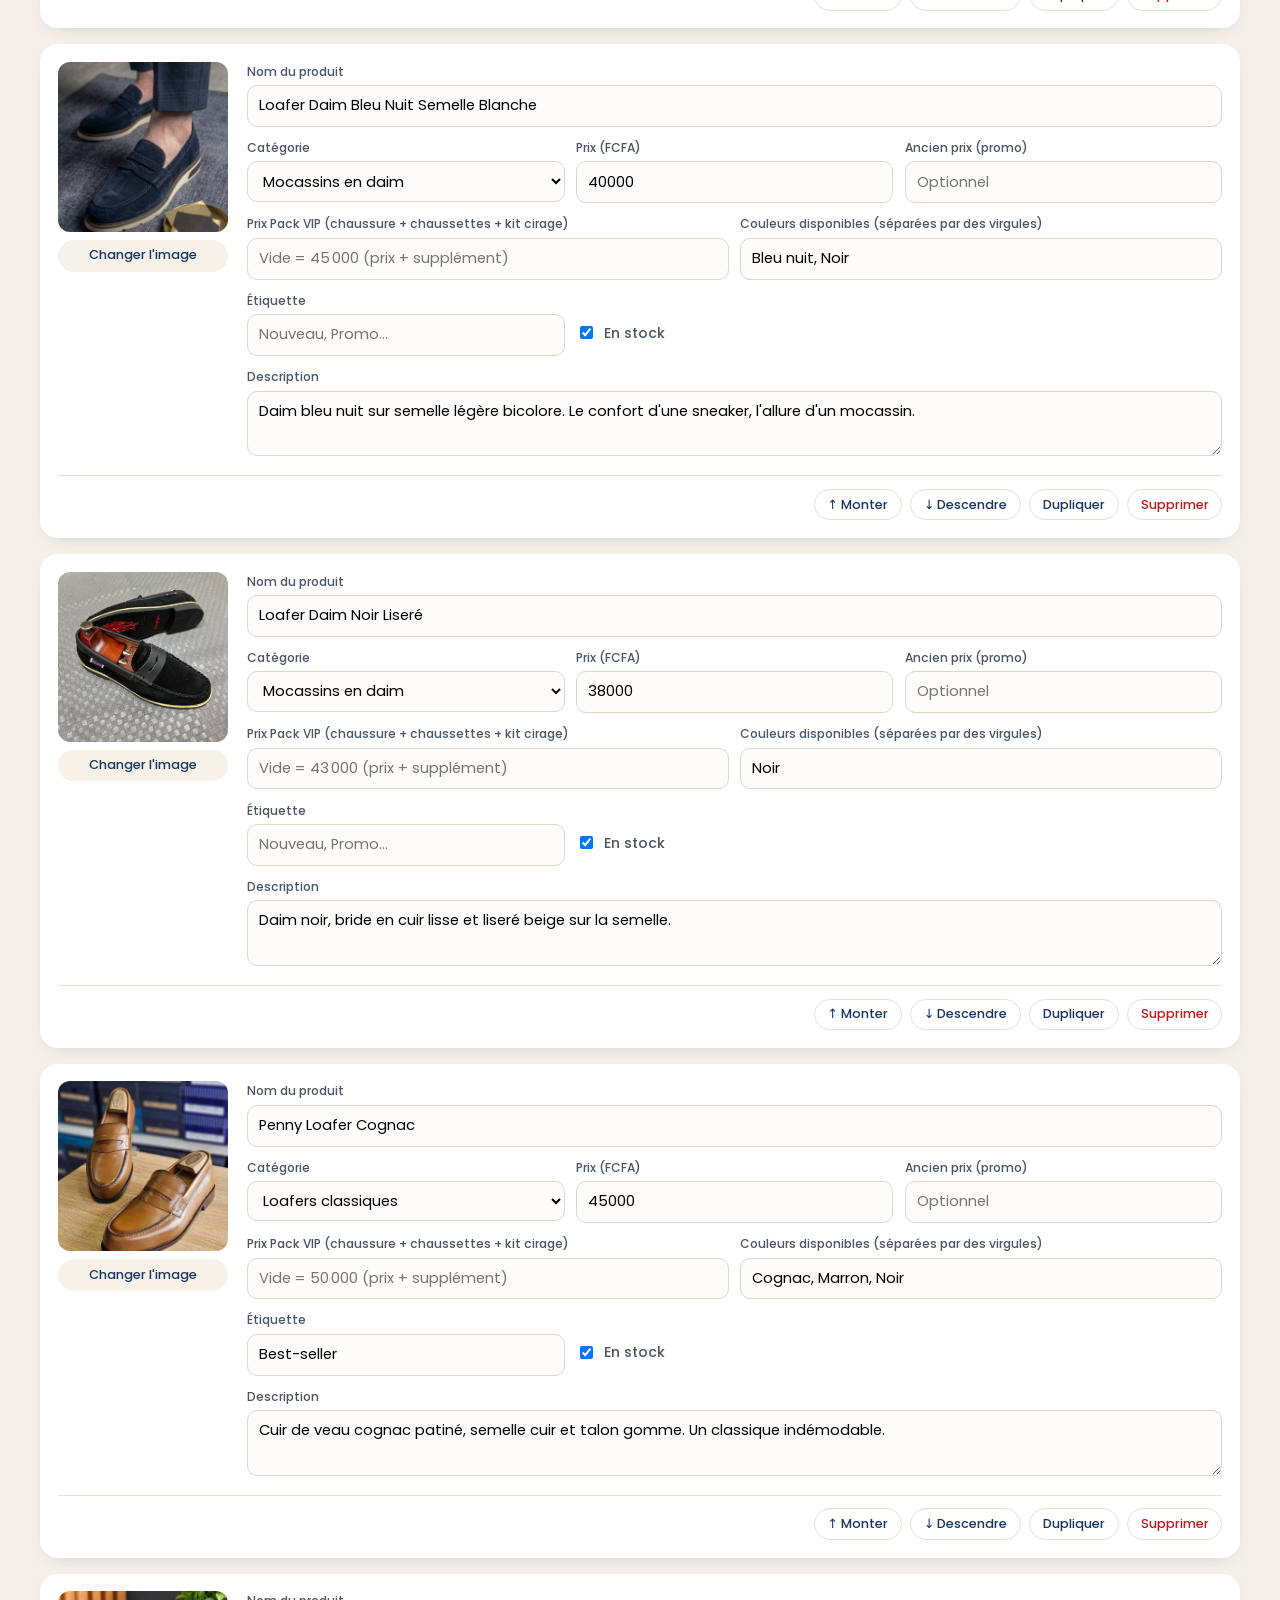
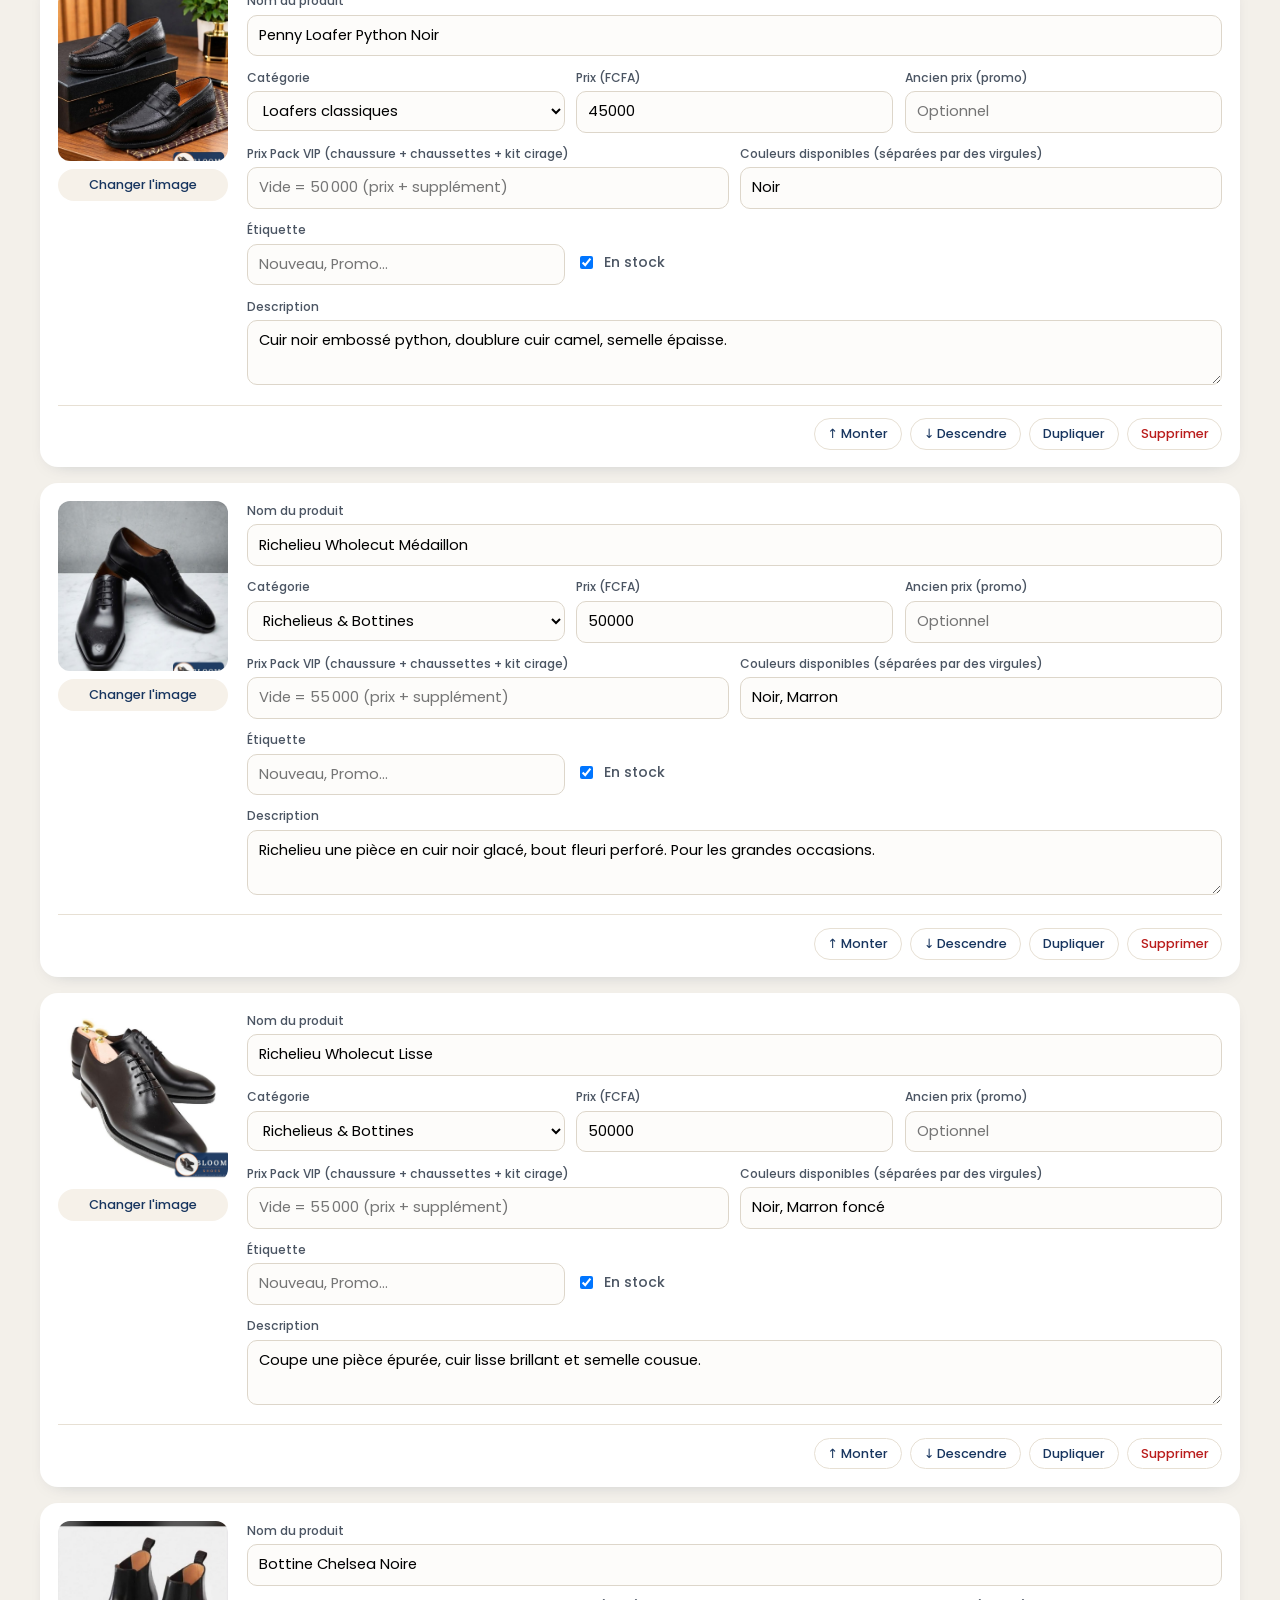
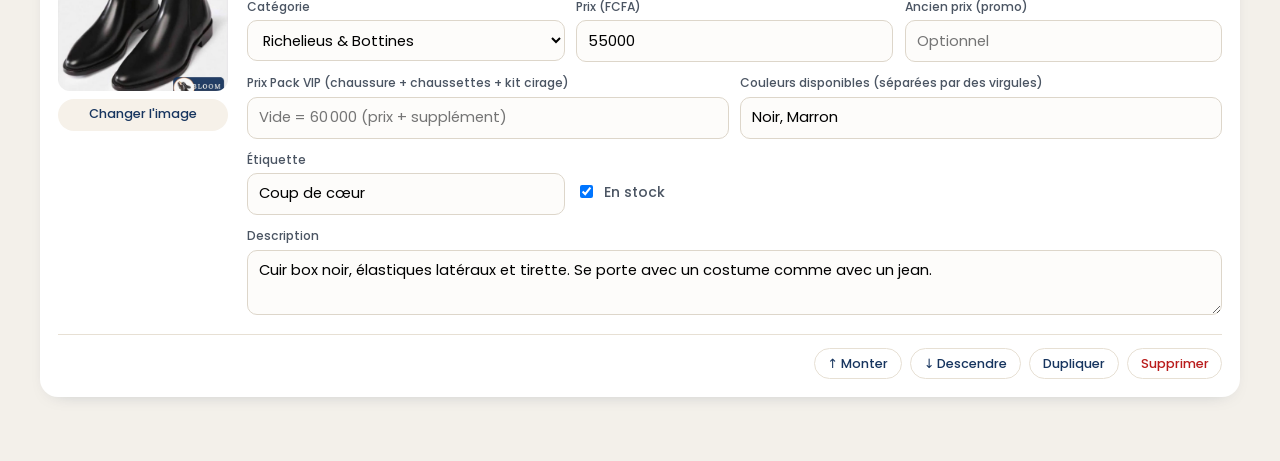
<file: admin.html>
<!doctype html>
<html lang="fr">
<head>
  <meta charset="utf-8">
  <meta name="viewport" content="width=device-width, initial-scale=1">
  <meta name="robots" content="noindex, nofollow">
  <title>Administration — Bloom Shoes</title>
  <link rel="icon" type="image/png" href="images/site/favicon.png">
  <link rel="preconnect" href="https://fonts.googleapis.com">
  <link rel="preconnect" href="https://fonts.gstatic.com" crossorigin>
  <link href="https://fonts.googleapis.com/css2?family=Playfair+Display:wght@600;700&family=Poppins:wght@400;500;600&display=swap" rel="stylesheet">
  <link rel="stylesheet" href="assets/css/style.css?v=20261028c">
  <style>
    body{background:#f3f0ea}
    .a-head{background:var(--navy);color:#fff;position:sticky;top:0;z-index:30}
    .a-head .container{display:flex;align-items:center;gap:1rem;min-height:70px;flex-wrap:wrap;padding:.6rem 0}
    .a-head img{height:48px;width:auto}
    .a-head h1{color:#fff;font-size:1.15rem;margin:0}
    .a-head .spacer{flex:1}
    .a-status{font-size:.8rem;padding:.35em .9em;border-radius:999px;background:rgba(255,255,255,.12)}
    .a-status.is-dirty{background:var(--orange)}
    .a-tabs{display:flex;gap:.4rem;margin:1.6rem 0 1.2rem;flex-wrap:wrap}
    .a-tab{border:0;background:#fff;padding:.7em 1.3em;border-radius:999px;font:500 .9rem var(--sans);cursor:pointer;color:var(--navy)}
    .a-tab.is-active{background:var(--navy);color:#fff}
    .panel[hidden]{display:none}
    .help{background:#fff8f1;border:1px solid #f4d5bb;border-radius:14px;padding:1rem 1.2rem;font-size:.88rem;color:#7a4a22;margin-bottom:1.2rem}
    .help strong{color:#5c3410}
    .bar{display:flex;gap:.6rem;flex-wrap:wrap;align-items:center;margin-bottom:1.2rem}
    .bar .grow{flex:1}
    .bar select,.bar input{font:inherit;font-size:.9rem;padding:.6em 1em;border:1px solid var(--line);border-radius:999px;background:#fff}
    .items{display:grid;gap:1rem}
    .item{background:#fff;border-radius:18px;padding:1.1rem;display:grid;grid-template-columns:170px 1fr;gap:1.2rem;box-shadow:0 6px 20px -14px rgba(14,34,66,.4)}
    .item__img{position:relative}
    .item__img img{width:170px;height:170px;object-fit:cover;border-radius:12px;background:#eee}
    .item__img label{display:block;margin-top:.5rem;text-align:center;font-size:.8rem;font-weight:500;color:var(--navy);background:var(--cream);border-radius:999px;padding:.45em;cursor:pointer}
    .item__img input{display:none}
    .fields{display:grid;grid-template-columns:repeat(6,1fr);gap:.7rem}
    .fields label{display:flex;flex-direction:column;gap:.25rem;font-size:.76rem;font-weight:500;color:#4b5563;grid-column:span 2}
    .fields label.w3{grid-column:span 3}
    .fields label.w6{grid-column:span 6}
    .fields label.w1{grid-column:span 1}
    .fields input,.fields select,.fields textarea{font:inherit;font-size:.92rem;font-weight:400;padding:.55em .75em;border:1px solid #ddd6ca;border-radius:10px;background:#fdfcfa;width:100%}
    .fields input:focus,.fields select:focus,.fields textarea:focus{outline:0;border-color:var(--navy)}
    .fields .check{flex-direction:row;align-items:center;gap:.5rem;font-size:.88rem;padding-top:1.2rem}
    .fields .check input{width:auto}
    .item__actions{grid-column:1/-1;display:flex;gap:.5rem;justify-content:flex-end;border-top:1px solid var(--line);padding-top:.8rem}
    .mini{border:1px solid var(--line);background:#fff;border-radius:999px;padding:.45em 1em;font:500 .8rem var(--sans);cursor:pointer;color:var(--navy)}
    .mini:hover{border-color:var(--navy)}
    .mini--danger{color:#b91c1c}
    .mini--danger:hover{border-color:#b91c1c;background:#fef2f2}
    .card-box{background:#fff;border-radius:18px;padding:1.5rem;box-shadow:0 6px 20px -14px rgba(14,34,66,.4);margin-bottom:1.2rem}
    .card-box h2{font-size:1.4rem}
    .card-box p{font-size:.9rem;color:#4b5563}
    .log{font:12px/1.5 ui-monospace,monospace;background:#0e2242;color:#cfe3ff;border-radius:12px;padding:1rem;max-height:240px;overflow:auto;white-space:pre-wrap;margin-top:1rem}
    .log:empty{display:none}
    .counter{font-size:.85rem;color:var(--muted)}
    .vstat{display:block;margin-top:.5rem;padding:.6rem .8rem;border-radius:10px;font-size:.85rem;line-height:1.4;font-weight:500}
    .vstat--info{background:#eff6ff;color:#1e40af}
    .vstat--ok{background:#f0fdf4;color:#166534}
    .vstat--err{background:#fef2f2;color:#b91c1c}
    .vstat .mini{margin-top:.4rem}
    @media (max-width:760px){
      .item{grid-template-columns:1fr}
      .item__img img{width:100%;height:220px}
      .fields{grid-template-columns:repeat(2,1fr)}
      .fields label,.fields label.w3,.fields label.w6,.fields label.w1{grid-column:span 2}
      .fields label.w1,.fields label.half{grid-column:span 1}
    }
  </style>
</head>
<body>
  <header class="a-head">
    <div class="container">
      <img src="images/site/logo.png" alt="Bloom Shoes">
      <h1>Administration</h1>
      <span class="spacer"></span>
      <span class="a-status" id="status">À jour</span>
      <a class="btn btn--ghost" href="index.html?apercu=1" target="_blank" rel="noopener" style="padding:.55em 1.1em;font-size:.85rem">Aperçu du site</a>
      <button class="btn btn--orange" id="btn-publish-top" style="padding:.55em 1.1em;font-size:.85rem">Publier en ligne</button>
    </div>
  </header>

  <main class="container" style="padding-bottom:4rem">
    <nav class="a-tabs" role="tablist">
      <button class="a-tab is-active" data-tab="produits">Produits</button>
      <button class="a-tab" data-tab="vitrine">Vitrine animée</button>
      <button class="a-tab" data-tab="rencontre">Page Vision</button>
      <button class="a-tab" data-tab="categories">Catégories</button>
      <button class="a-tab" data-tab="infos">Offres &amp; infos</button>
      <button class="a-tab" data-tab="publier">Publication</button>
    </nav>

    <!-- PRODUITS -->
    <section class="panel" id="p-produits">
      <div class="help">
        <strong>Comment ça marche :</strong> modifiez l'image, le nom, le prix ou la description directement ci-dessous.
        Tout est enregistré automatiquement sur cet appareil. Cliquez sur <strong>« Aperçu du site »</strong> pour voir le résultat,
        puis sur <strong>« Publier en ligne »</strong> pour que vos clients voient les changements.
      </div>
      <div class="bar">
        <button class="btn btn--navy" id="add-prod">+ Ajouter un produit</button>
        <select id="filter-cat" aria-label="Filtrer par catégorie"></select>
        <input type="search" id="filter-q" placeholder="Rechercher…" aria-label="Rechercher">
        <span class="grow"></span>
        <span class="counter" id="prod-count"></span>
      </div>
      <div class="items" id="prod-list"></div>
    </section>

    <!-- VITRINE ANIMEE -->
    <section class="panel" id="p-vitrine" hidden>
      <div class="help">
        <strong>Vitrine animée :</strong> les photos défilent et bougent sur la page d'accueil, juste sous les catégories.
        Pour chaque carte, changez la photo, le titre et le texte. Vous pouvez aussi ajouter une <strong>mini-vidéo</strong> (MP4, 25 Mo maximum) : elle se lance toute seule, sans son, quand le visiteur arrive sur la section.
        Pour envoyer une vidéo, il faut d'abord avoir collé votre clé dans l'onglet Publication.
      </div>
      <div class="card-box" style="padding:1rem 1.2rem">
        <div class="fields">
          <label class="w3">Petit titre au-dessus<input data-v="eyebrow"></label>
          <label class="w3">Titre de la section<input data-v="titre"></label>
          <label class="w6">Texte d'introduction<input data-v="texte"></label>
        </div>
      </div>
      <div class="bar"><button class="btn btn--navy" id="add-vit">+ Ajouter une carte</button><span class="counter" id="vit-count"></span></div>
      <div class="items" id="vit-list"></div>
    </section>

    <!-- PAGE RENCONTRE -->
    <section class="panel" id="p-rencontre" hidden>
      <div class="help">
        <strong>Page Vision :</strong> adresse à partager : <b>https://bloomshoes.site/vision</b> (non visible depuis la boutique, non référencée sur Google).
        Ajoutez ici vos vidéos : MP4, 25 Mo maximum chacune. Astuce : envoyez la vidéo à vous-même sur WhatsApp puis enregistrez-la, WhatsApp la réduit automatiquement.
        Il faut avoir collé votre clé dans l'onglet Publication avant d'envoyer une vidéo.
      </div>
      <div class="bar"><a class="btn btn--navy" href="vision.html?apercu=1" target="_blank" rel="noopener">👁 Voir l'aperçu de la page Vision</a><span class="counter">Affiche vos modifications, même avant de publier.</span></div>
      <div class="card-box">
        <h2>Pixel Meta (Facebook / Instagram) de cette page</h2>
        <p>Collez ici le <b>numéro du pixel</b> (15 à 16 chiffres, Gestionnaire d'événements → Sources de données → votre pixel). <b>Ne collez jamais ici le « jeton d'accès » qui commence par EAA</b> : il est secret et ce site est public.</p>
        <div class="fields"><label class="w3">Numéro du pixel<input data-rs="meta" inputmode="numeric" placeholder="Ex. 1234567890123456"></label></div>
      </div>
      <div class="card-box">
        <h2>Numéro WhatsApp qui reçoit les formulaires</h2>
        <div class="fields"><label class="w3">Numéro (format international, ex. 2250700000000)<input data-r="whatsapp" inputmode="numeric"></label></div>
      </div>
      <div class="card-box"><h2>Vidéo de présentation</h2>
        <div class="fields" style="margin-bottom:1rem">
          <label class="w6">Titre de la section<input data-rt="principale.titreSection" placeholder="Ex. Fais connaissance en vidéo"></label>
          <label class="w6">Description (de quoi parle cette vidéo ?)<textarea data-rt="principale.texte" rows="3" placeholder="Ex. Dans cette vidéo, je me présente, je te parle de mes valeurs et de ce que je recherche."></textarea></label>
        </div>
        <div id="ren-main"></div></div>
      <div class="card-box">
        <h2>Vidéos « C'est bien moi » (preuves)</h2>
        <div class="fields" style="margin-bottom:1rem">
          <label class="w6">Titre de la section<input data-rt="preuvesTitre" placeholder="Ex. Pas de faux profil, voici qui je suis"></label>
          <label class="w6">Description de la section<textarea data-rt="preuvesTexte" rows="2" placeholder="Ex. De vraies vidéos, pour que tu saches exactement à qui tu parles."></textarea></label>
        </div>
        <div class="bar"><button class="btn btn--navy" id="add-proof">+ Ajouter une vidéo</button></div>
        <div class="items" id="ren-proofs"></div>
      </div>
    </section>

    <!-- CATEGORIES -->
    <section class="panel" id="p-categories" hidden>
      <div class="help">Ajoutez autant de catégories que vous voulez et donnez-leur le nom de votre choix. Chaque produit est ensuite rangé dans une catégorie ; tous les produits apparaissent dans la boutique.</div>
      <div class="bar"><button class="btn btn--navy" id="add-cat">+ Ajouter une catégorie</button></div>
      <div class="items" id="cat-list"></div>
    </section>

    <!-- INFOS -->
    <section class="panel" id="p-infos" hidden>
      <div class="card-box">
        <h2>Offres, livraison &amp; informations</h2>
        <div class="fields" id="infos"></div>
      </div>
    </section>

    <!-- PUBLICATION -->
    <section class="panel" id="p-publier" hidden>
      <div class="card-box">
        <h2>Publier en ligne</h2>
        <p>Le site est hébergé gratuitement sur GitHub Pages. Pour publier vos modifications depuis cette page, collez une fois votre <strong>clé d'accès GitHub</strong> (jeton personnel avec le droit « Contents : Read and write » sur le dépôt). Elle reste uniquement dans ce navigateur. La mise en ligne prend ensuite 1 à 2 minutes.</p>
        <div class="fields" style="margin:1rem 0">
          <label>Compte GitHub<input id="gh-owner" placeholder="koffiavenance"></label>
          <label>Dépôt<input id="gh-repo" placeholder="teste"></label>
          <label>Branche<input id="gh-branch" placeholder="main"></label>
          <label class="w6">Clé d'accès (jeton GitHub)<input id="gh-token" type="password" placeholder="github_pat_…" autocomplete="off"></label>
        </div>
        <div class="bar">
          <button class="btn btn--navy" id="gh-test">Tester la clé</button>
          <button class="btn btn--orange" id="btn-publish">Publier en ligne</button>
          <button class="mini mini--danger" id="gh-forget">Oublier la clé</button>
        </div>
        <span class="vstat" id="gh-check" hidden></span>
        <div class="log" id="log"></div>
      </div>
      <div class="card-box">
        <h2>Sauvegarde</h2>
        <p>Téléchargez une copie de votre catalogue (fichier <code>catalogue.js</code>) pour la garder ou la remplacer manuellement dans le dossier <code>data/</code> du site.</p>
        <div class="bar">
          <button class="btn btn--navy" id="btn-export">Télécharger le catalogue</button>
          <label class="mini" style="padding:.75em 1.2em">Importer un catalogue<input type="file" id="btn-import" accept=".js,.json" hidden></label>
          <button class="mini mini--danger" id="btn-reset">Annuler mes modifications non publiées</button>
        </div>
      </div>
    </section>
  </main>

  <div class="toast" id="toast" hidden></div>

  <script src="data/catalogue.js"></script>
  <script src="assets/js/fresh.js?v=20261028c"></script>
  <script src="assets/js/admin.js?v=20261028c"></script>
</body>
</html>
</file>
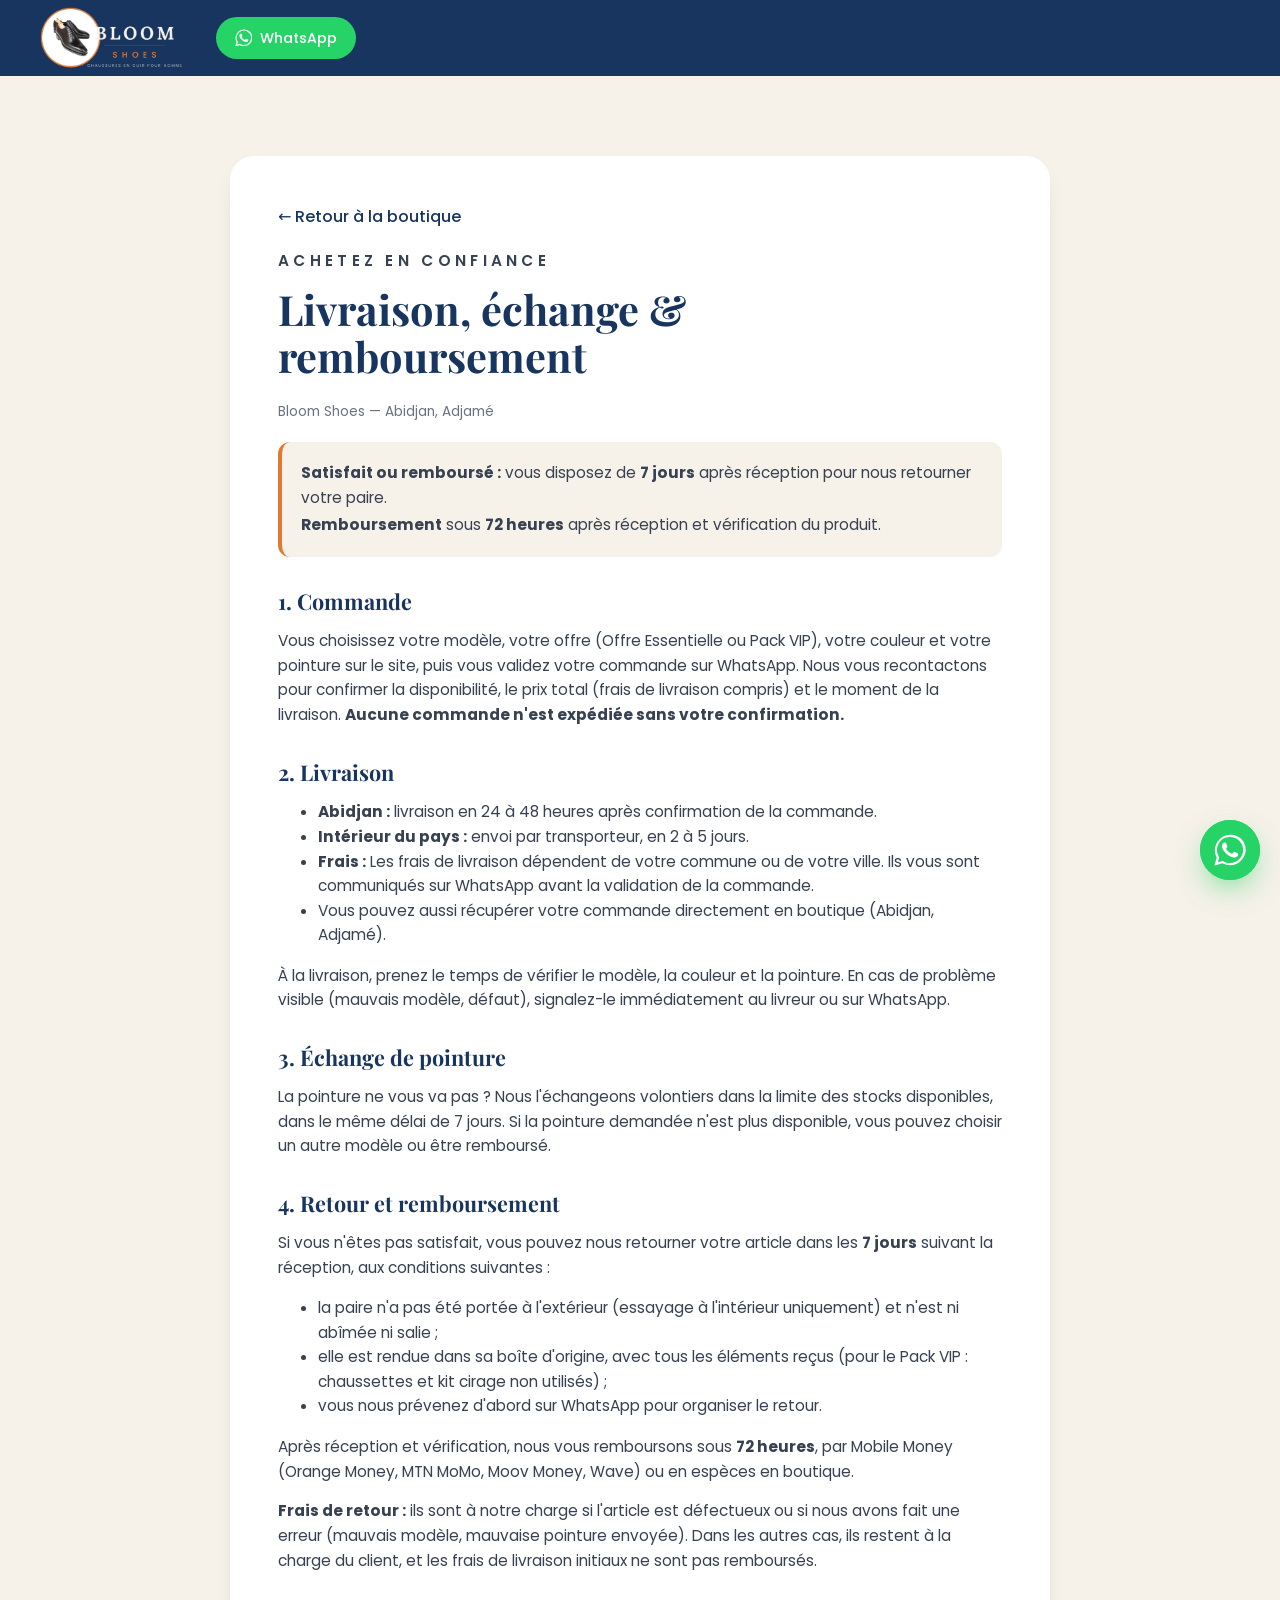
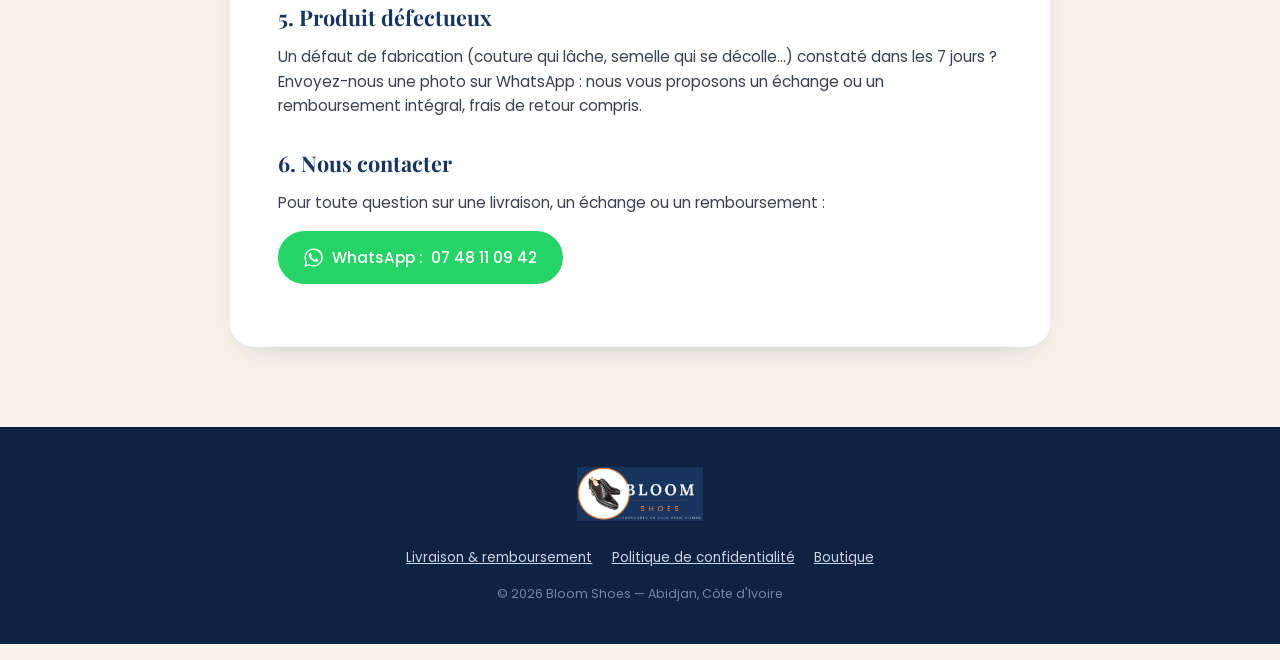
<file: livraison-retours.html>
<!doctype html>
<html lang="fr">
<head>
  <meta charset="utf-8">
  <meta name="viewport" content="width=device-width, initial-scale=1">
  <title>Livraison et remboursement — Bloom Shoes</title>
  <meta name="description" content="Conditions de livraison, d'échange et de remboursement de Bloom Shoes à Abidjan.">
  <meta name="theme-color" content="#17355f">
  <link rel="canonical" href="https://bloomshoes.site/livraison-retours.html">
  <link rel="icon" type="image/png" href="images/site/favicon.png">
  <link rel="preconnect" href="https://fonts.googleapis.com">
  <link rel="preconnect" href="https://fonts.gstatic.com" crossorigin>
  <link href="https://fonts.googleapis.com/css2?family=Playfair+Display:wght@600;700;800&family=Poppins:wght@300;400;500;600&display=swap" rel="stylesheet">
  <link rel="stylesheet" href="assets/css/style.css?v=20261101c">
</head>
<body style="background:var(--cream)">
  <header class="header">
    <div class="container header__inner">
      <a href="index.html" class="header__logo" aria-label="Bloom Shoes — accueil"><img src="images/site/logo.png" alt="Bloom Shoes" width="160" height="69"></a>
      <a class="btn btn--wa header__cta" data-wa href="#" target="_blank" rel="noopener" style="display:inline-flex"><svg viewBox="0 0 24 24" aria-hidden="true"><use href="#i-wa"/></svg> WhatsApp</a>
    </div>
  </header>
  <main class="legal">
    <div class="container">
      <article class="legal__box">
        <a href="index.html" class="back">← Retour à la boutique</a>
        <p class="eyebrow">Achetez en confiance</p>
        <h1>Livraison, échange &amp; remboursement</h1>
        <p class="maj">Bloom Shoes — <span data-shop="adresse">Abidjan, Adjamé</span></p>

        <div class="encart">
          <p><b>Satisfait ou remboursé :</b> vous disposez de <b><span data-shop="retours.jours">7</span> jours</b> après réception pour nous retourner votre paire.</p>
          <p><b>Remboursement</b> sous <b data-shop="retours.remboursement">72 heures</b> après réception et vérification du produit.</p>
        </div>

        <h2>1. Commande</h2>
        <p>Vous choisissez votre modèle, votre offre (Offre Essentielle ou Pack VIP), votre couleur et votre pointure sur le site, puis vous validez votre commande sur WhatsApp. Nous vous recontactons pour confirmer la disponibilité, le prix total (frais de livraison compris) et le moment de la livraison. <b>Aucune commande n'est expédiée sans votre confirmation.</b></p>

        <h2>2. Livraison</h2>
        <ul>
          <li><b>Abidjan :</b> livraison en <span data-shop="livraison.abidjan">24 à 48 heures</span> après confirmation de la commande.</li>
          <li><b>Intérieur du pays :</b> envoi par transporteur, en <span data-shop="livraison.interieur">2 à 5 jours</span>.</li>
          <li><b>Frais :</b> <span data-shop="livraison.frais">Les frais de livraison dépendent de votre commune ou de votre ville. Ils vous sont communiqués sur WhatsApp avant la validation de la commande.</span></li>
          <li>Vous pouvez aussi récupérer votre commande directement en boutique (<span data-shop="adresse">Abidjan, Adjamé</span>).</li>
        </ul>
        <p>À la livraison, prenez le temps de vérifier le modèle, la couleur et la pointure. En cas de problème visible (mauvais modèle, défaut), signalez-le immédiatement au livreur ou sur WhatsApp.</p>

        <h2>3. Échange de pointure</h2>
        <p>La pointure ne vous va pas ? Nous l'échangeons volontiers dans la limite des stocks disponibles, dans le même délai de <span data-shop="retours.jours">7</span> jours. Si la pointure demandée n'est plus disponible, vous pouvez choisir un autre modèle ou être remboursé.</p>

        <h2>4. Retour et remboursement</h2>
        <p>Si vous n'êtes pas satisfait, vous pouvez nous retourner votre article dans les <b><span data-shop="retours.jours">7</span> jours</b> suivant la réception, aux conditions suivantes :</p>
        <ul>
          <li>la paire n'a pas été portée à l'extérieur (essayage à l'intérieur uniquement) et n'est ni abîmée ni salie ;</li>
          <li>elle est rendue dans sa boîte d'origine, avec tous les éléments reçus (pour le Pack VIP : chaussettes et kit cirage non utilisés) ;</li>
          <li>vous nous prévenez d'abord sur WhatsApp pour organiser le retour.</li>
        </ul>
        <p>Après réception et vérification, nous vous remboursons sous <b data-shop="retours.remboursement">72 heures</b>, par Mobile Money (Orange Money, MTN MoMo, Moov Money, Wave) ou en espèces en boutique.</p>
        <p><b>Frais de retour :</b> ils sont à notre charge si l'article est défectueux ou si nous avons fait une erreur (mauvais modèle, mauvaise pointure envoyée). Dans les autres cas, ils restent à la charge du client, et les frais de livraison initiaux ne sont pas remboursés.</p>

        <h2>5. Produit défectueux</h2>
        <p>Un défaut de fabrication (couture qui lâche, semelle qui se décolle…) constaté dans les <span data-shop="retours.jours">7</span> jours ? Envoyez-nous une photo sur WhatsApp : nous vous proposons un échange ou un remboursement intégral, frais de retour compris.</p>

        <h2>6. Nous contacter</h2>
        <p>Pour toute question sur une livraison, un échange ou un remboursement :</p>
        <p><a href="#" data-wa target="_blank" rel="noopener" class="btn btn--wa"><svg viewBox="0 0 24 24" aria-hidden="true"><use href="#i-wa"/></svg> WhatsApp : <span data-shop="telephone">07 48 11 09 42</span></a></p>
      </article>
    </div>
  </main>
  <footer class="footer">
    <div class="container footer__inner">
      <img src="images/site/logo.png" alt="Bloom Shoes" width="140" height="60" loading="lazy">
      <nav class="footer__links"><a href="livraison-retours.html">Livraison &amp; remboursement</a><a href="politique-confidentialite.html">Politique de confidentialité</a><a href="index.html#boutique">Boutique</a></nav>
      <p class="footer__copy">© <span id="year"></span> Bloom Shoes — Abidjan, Côte d'Ivoire</p>
    </div>
  </footer>
  <a href="#" data-wa target="_blank" rel="noopener" class="wa-float" aria-label="Nous écrire sur WhatsApp"><svg viewBox="0 0 24 24"><use href="#i-wa"/></svg></a>
  <svg width="0" height="0" style="position:absolute" aria-hidden="true">
    <symbol id="i-wa" viewBox="0 0 24 24"><path fill="currentColor" stroke="none" d="M17.5 14.4c-.3-.1-1.8-.9-2-1-.3-.1-.5-.1-.7.1-.2.3-.8 1-.9 1.2-.2.2-.3.2-.6.1-.3-.1-1.3-.5-2.4-1.5-.9-.8-1.5-1.8-1.7-2.1-.2-.3 0-.5.1-.6l.4-.5c.2-.2.2-.3.3-.5.1-.2 0-.4 0-.5l-.9-2.2c-.2-.6-.5-.5-.7-.5h-.6c-.2 0-.5.1-.8.4-.3.3-1 1-1 2.5s1.1 2.9 1.2 3.1c.1.2 2.1 3.2 5.1 4.5.7.3 1.3.5 1.7.6.7.2 1.4.2 1.9.1.6-.1 1.8-.7 2-1.4.2-.7.2-1.3.2-1.4-.1-.2-.3-.3-.6-.4zM12 21.8c-1.8 0-3.5-.5-5-1.4l-.4-.2-3.7 1 1-3.6-.2-.4A9.8 9.8 0 1112 21.8zm8.4-18.2A11.8 11.8 0 002 17.8L.4 23.6l6-1.6A11.8 11.8 0 0023.8 12c0-3.2-1.2-6.1-3.4-8.4z"/></symbol>
  </svg>

  <script src="data/catalogue.js"></script>
  <script src="assets/js/fresh.js?v=20261028c"></script>
  <script src="assets/js/tracking.js?v=20261028c"></script>
  <script src="assets/js/pages.js?v=20261028c"></script>
</body>
</html>
</file>
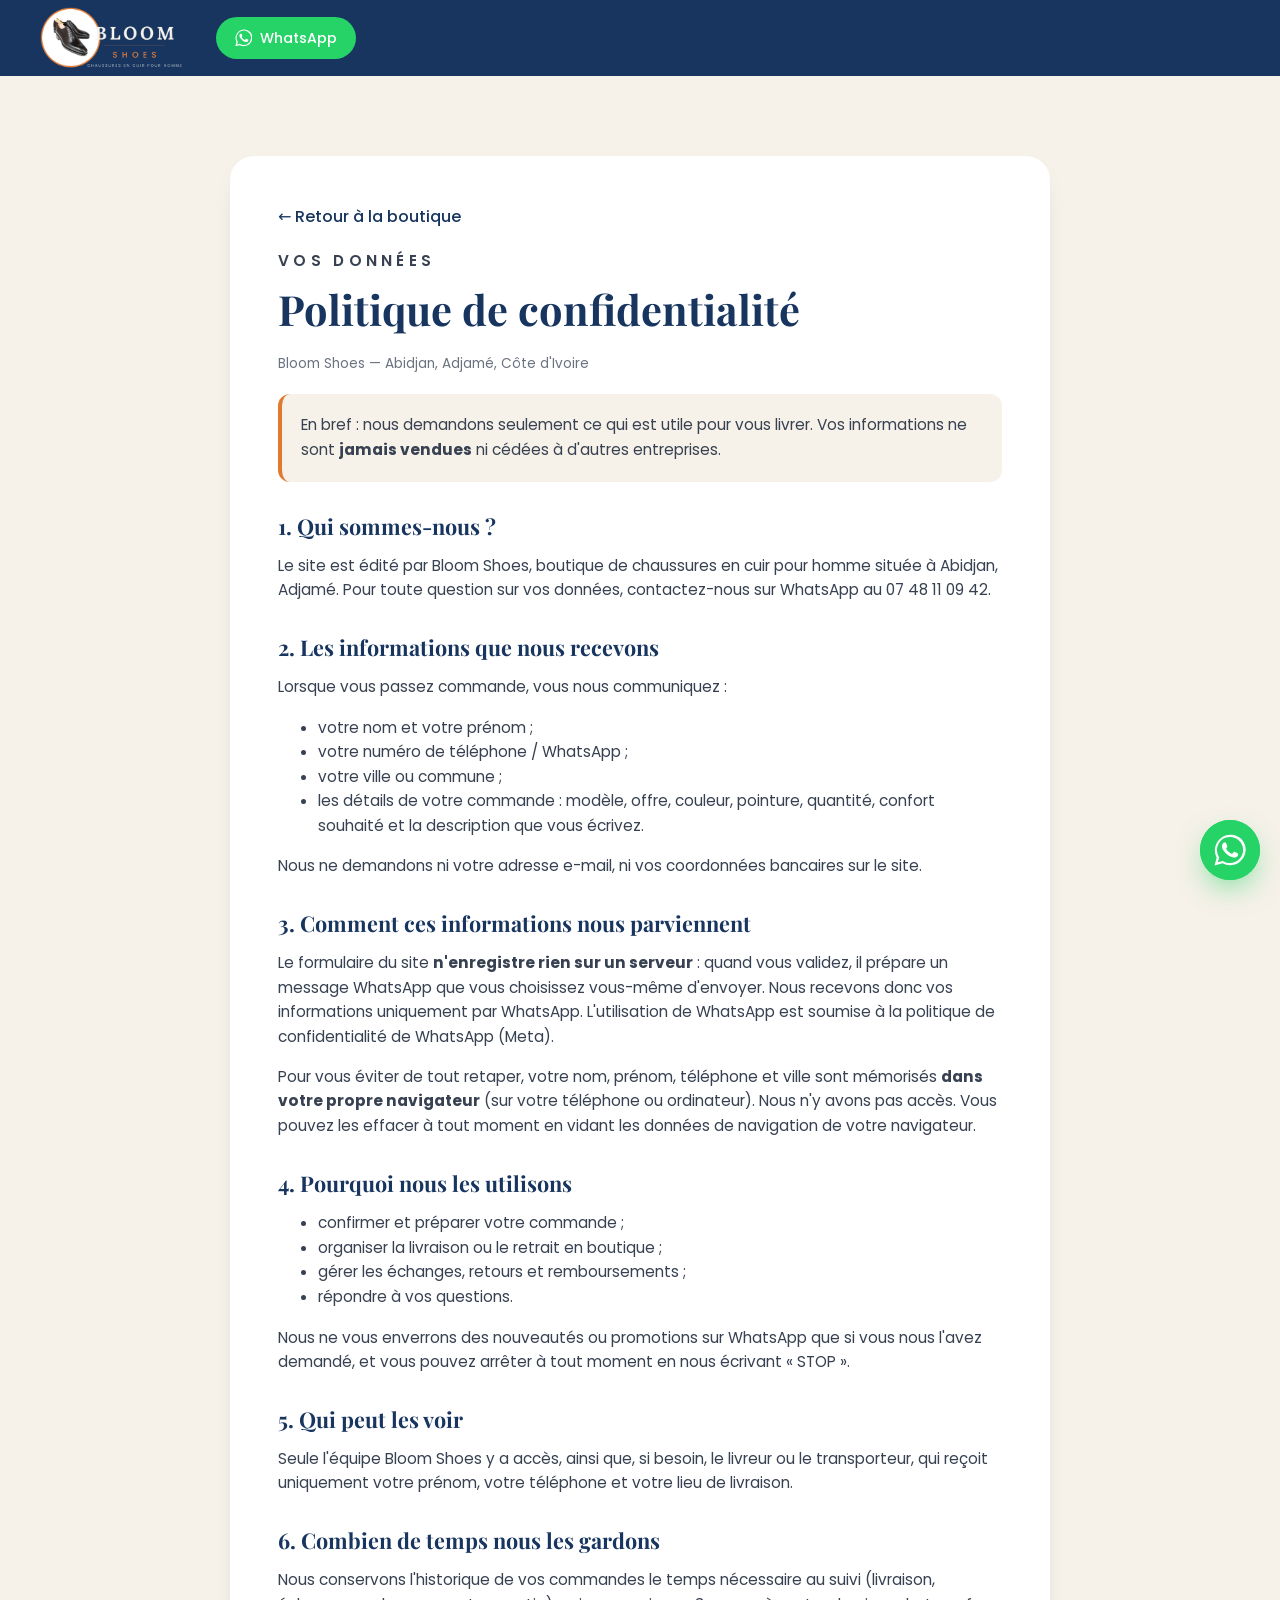
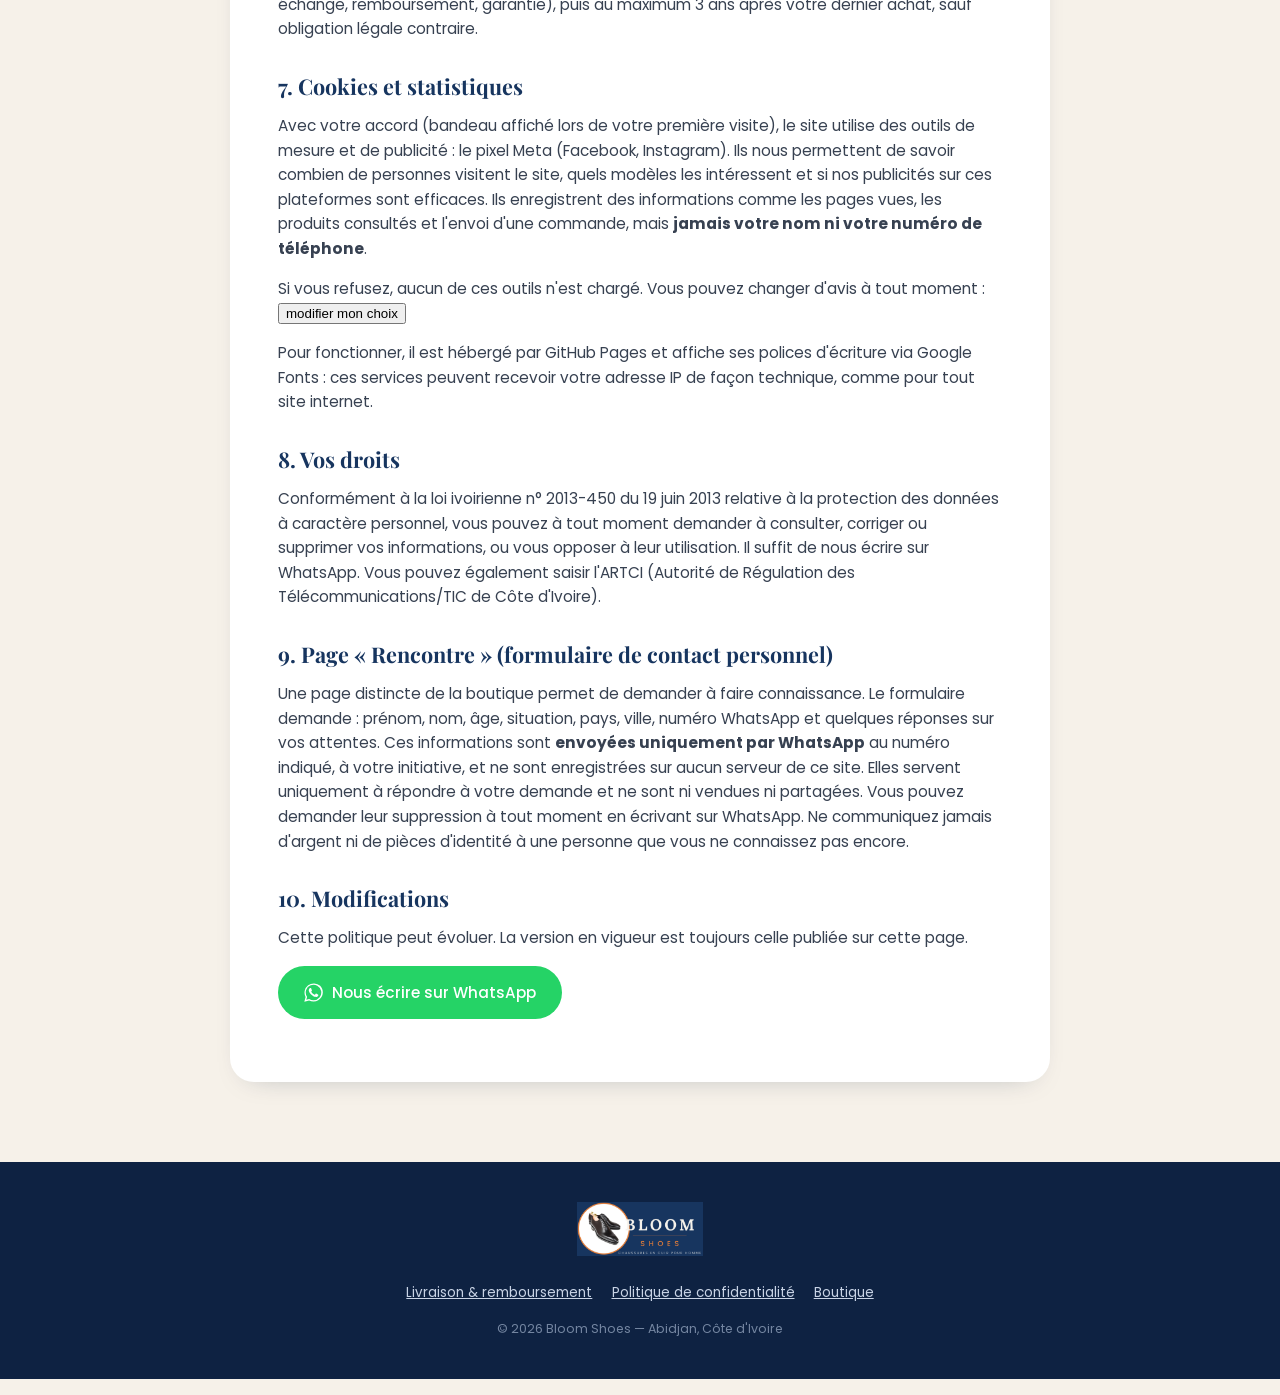
<file: politique-confidentialite.html>
<!doctype html>
<html lang="fr">
<head>
  <meta charset="utf-8">
  <meta name="viewport" content="width=device-width, initial-scale=1">
  <title>Politique de confidentialité — Bloom Shoes</title>
  <meta name="description" content="Comment Bloom Shoes utilise et protège vos informations personnelles.">
  <meta name="theme-color" content="#17355f">
  <link rel="canonical" href="https://bloomshoes.site/politique-confidentialite.html">
  <link rel="icon" type="image/png" href="images/site/favicon.png">
  <link rel="preconnect" href="https://fonts.googleapis.com">
  <link rel="preconnect" href="https://fonts.gstatic.com" crossorigin>
  <link href="https://fonts.googleapis.com/css2?family=Playfair+Display:wght@600;700;800&family=Poppins:wght@300;400;500;600&display=swap" rel="stylesheet">
  <link rel="stylesheet" href="assets/css/style.css?v=20261101c">
</head>
<body style="background:var(--cream)">
  <header class="header">
    <div class="container header__inner">
      <a href="index.html" class="header__logo" aria-label="Bloom Shoes — accueil"><img src="images/site/logo.png" alt="Bloom Shoes" width="160" height="69"></a>
      <a class="btn btn--wa header__cta" data-wa href="#" target="_blank" rel="noopener" style="display:inline-flex"><svg viewBox="0 0 24 24" aria-hidden="true"><use href="#i-wa"/></svg> WhatsApp</a>
    </div>
  </header>
  <main class="legal">
    <div class="container">
      <article class="legal__box">
        <a href="index.html" class="back">← Retour à la boutique</a>
        <p class="eyebrow">Vos données</p>
        <h1>Politique de confidentialité</h1>
        <p class="maj">Bloom Shoes — <span data-shop="adresse">Abidjan, Adjamé</span>, Côte d'Ivoire</p>

        <div class="encart">
          <p>En bref : nous demandons seulement ce qui est utile pour vous livrer. Vos informations ne sont <b>jamais vendues</b> ni cédées à d'autres entreprises.</p>
        </div>

        <h2>1. Qui sommes-nous ?</h2>
        <p>Le site est édité par Bloom Shoes, boutique de chaussures en cuir pour homme située à <span data-shop="adresse">Abidjan, Adjamé</span>. Pour toute question sur vos données, contactez-nous sur WhatsApp au <span data-shop="telephone">07 48 11 09 42</span>.</p>

        <h2>2. Les informations que nous recevons</h2>
        <p>Lorsque vous passez commande, vous nous communiquez :</p>
        <ul>
          <li>votre nom et votre prénom ;</li>
          <li>votre numéro de téléphone / WhatsApp ;</li>
          <li>votre ville ou commune ;</li>
          <li>les détails de votre commande : modèle, offre, couleur, pointure, quantité, confort souhaité et la description que vous écrivez.</li>
        </ul>
        <p>Nous ne demandons ni votre adresse e-mail, ni vos coordonnées bancaires sur le site.</p>

        <h2>3. Comment ces informations nous parviennent</h2>
        <p>Le formulaire du site <b>n'enregistre rien sur un serveur</b> : quand vous validez, il prépare un message WhatsApp que vous choisissez vous-même d'envoyer. Nous recevons donc vos informations uniquement par WhatsApp. L'utilisation de WhatsApp est soumise à la politique de confidentialité de WhatsApp (Meta).</p>
        <p>Pour vous éviter de tout retaper, votre nom, prénom, téléphone et ville sont mémorisés <b>dans votre propre navigateur</b> (sur votre téléphone ou ordinateur). Nous n'y avons pas accès. Vous pouvez les effacer à tout moment en vidant les données de navigation de votre navigateur.</p>

        <h2>4. Pourquoi nous les utilisons</h2>
        <ul>
          <li>confirmer et préparer votre commande ;</li>
          <li>organiser la livraison ou le retrait en boutique ;</li>
          <li>gérer les échanges, retours et remboursements ;</li>
          <li>répondre à vos questions.</li>
        </ul>
        <p>Nous ne vous enverrons des nouveautés ou promotions sur WhatsApp que si vous nous l'avez demandé, et vous pouvez arrêter à tout moment en nous écrivant « STOP ».</p>

        <h2>5. Qui peut les voir</h2>
        <p>Seule l'équipe Bloom Shoes y a accès, ainsi que, si besoin, le livreur ou le transporteur, qui reçoit uniquement votre prénom, votre téléphone et votre lieu de livraison.</p>

        <h2>6. Combien de temps nous les gardons</h2>
        <p>Nous conservons l'historique de vos commandes le temps nécessaire au suivi (livraison, échange, remboursement, garantie), puis au maximum 3 ans après votre dernier achat, sauf obligation légale contraire.</p>

        <h2>7. Cookies et statistiques</h2>
        <p data-suivi="non">Le site n'utilise <b>aucun cookie publicitaire</b> ni outil de suivi.</p>
        <div data-suivi="oui" hidden>
          <p>Avec votre accord (bandeau affiché lors de votre première visite), le site utilise des outils de mesure et de publicité : <span data-suivi-liste></span>. Ils nous permettent de savoir combien de personnes visitent le site, quels modèles les intéressent et si nos publicités sur ces plateformes sont efficaces. Ils enregistrent des informations comme les pages vues, les produits consultés et l'envoi d'une commande, mais <b>jamais votre nom ni votre numéro de téléphone</b>.</p>
          <p>Si vous refusez, aucun de ces outils n'est chargé. Vous pouvez changer d'avis à tout moment : <button type="button" class="mini" data-reset-consent>modifier mon choix</button></p>
        </div>
        <p>Pour fonctionner, il est hébergé par GitHub Pages et affiche ses polices d'écriture via Google Fonts : ces services peuvent recevoir votre adresse IP de façon technique, comme pour tout site internet.</p>

        <h2>8. Vos droits</h2>
        <p>Conformément à la loi ivoirienne n° 2013-450 du 19 juin 2013 relative à la protection des données à caractère personnel, vous pouvez à tout moment demander à consulter, corriger ou supprimer vos informations, ou vous opposer à leur utilisation. Il suffit de nous écrire sur WhatsApp. Vous pouvez également saisir l'ARTCI (Autorité de Régulation des Télécommunications/TIC de Côte d'Ivoire).</p>

        <h2 id="vision">9. Page « Rencontre » (formulaire de contact personnel)</h2>
        <p>Une page distincte de la boutique permet de demander à faire connaissance. Le formulaire demande : prénom, nom, âge, situation, pays, ville, numéro WhatsApp et quelques réponses sur vos attentes. Ces informations sont <b>envoyées uniquement par WhatsApp</b> au numéro indiqué, à votre initiative, et ne sont enregistrées sur aucun serveur de ce site. Elles servent uniquement à répondre à votre demande et ne sont ni vendues ni partagées. Vous pouvez demander leur suppression à tout moment en écrivant sur WhatsApp. Ne communiquez jamais d'argent ni de pièces d'identité à une personne que vous ne connaissez pas encore.</p>

        <h2>10. Modifications</h2>
        <p>Cette politique peut évoluer. La version en vigueur est toujours celle publiée sur cette page.</p>

        <p><a href="#" data-wa target="_blank" rel="noopener" class="btn btn--wa"><svg viewBox="0 0 24 24" aria-hidden="true"><use href="#i-wa"/></svg> Nous écrire sur WhatsApp</a></p>
      </article>
    </div>
  </main>
  <footer class="footer">
    <div class="container footer__inner">
      <img src="images/site/logo.png" alt="Bloom Shoes" width="140" height="60" loading="lazy">
      <nav class="footer__links"><a href="livraison-retours.html">Livraison &amp; remboursement</a><a href="politique-confidentialite.html">Politique de confidentialité</a><a href="index.html#boutique">Boutique</a></nav>
      <p class="footer__copy">© <span id="year"></span> Bloom Shoes — Abidjan, Côte d'Ivoire</p>
    </div>
  </footer>
  <a href="#" data-wa target="_blank" rel="noopener" class="wa-float" aria-label="Nous écrire sur WhatsApp"><svg viewBox="0 0 24 24"><use href="#i-wa"/></svg></a>
  <svg width="0" height="0" style="position:absolute" aria-hidden="true">
    <symbol id="i-wa" viewBox="0 0 24 24"><path fill="currentColor" stroke="none" d="M17.5 14.4c-.3-.1-1.8-.9-2-1-.3-.1-.5-.1-.7.1-.2.3-.8 1-.9 1.2-.2.2-.3.2-.6.1-.3-.1-1.3-.5-2.4-1.5-.9-.8-1.5-1.8-1.7-2.1-.2-.3 0-.5.1-.6l.4-.5c.2-.2.2-.3.3-.5.1-.2 0-.4 0-.5l-.9-2.2c-.2-.6-.5-.5-.7-.5h-.6c-.2 0-.5.1-.8.4-.3.3-1 1-1 2.5s1.1 2.9 1.2 3.1c.1.2 2.1 3.2 5.1 4.5.7.3 1.3.5 1.7.6.7.2 1.4.2 1.9.1.6-.1 1.8-.7 2-1.4.2-.7.2-1.3.2-1.4-.1-.2-.3-.3-.6-.4zM12 21.8c-1.8 0-3.5-.5-5-1.4l-.4-.2-3.7 1 1-3.6-.2-.4A9.8 9.8 0 1112 21.8zm8.4-18.2A11.8 11.8 0 002 17.8L.4 23.6l6-1.6A11.8 11.8 0 0023.8 12c0-3.2-1.2-6.1-3.4-8.4z"/></symbol>
  </svg>

  <script src="data/catalogue.js"></script>
  <script src="assets/js/fresh.js?v=20261028c"></script>
  <script src="assets/js/tracking.js?v=20261028c"></script>
  <script src="assets/js/pages.js?v=20261028c"></script>
</body>
</html>
</file>
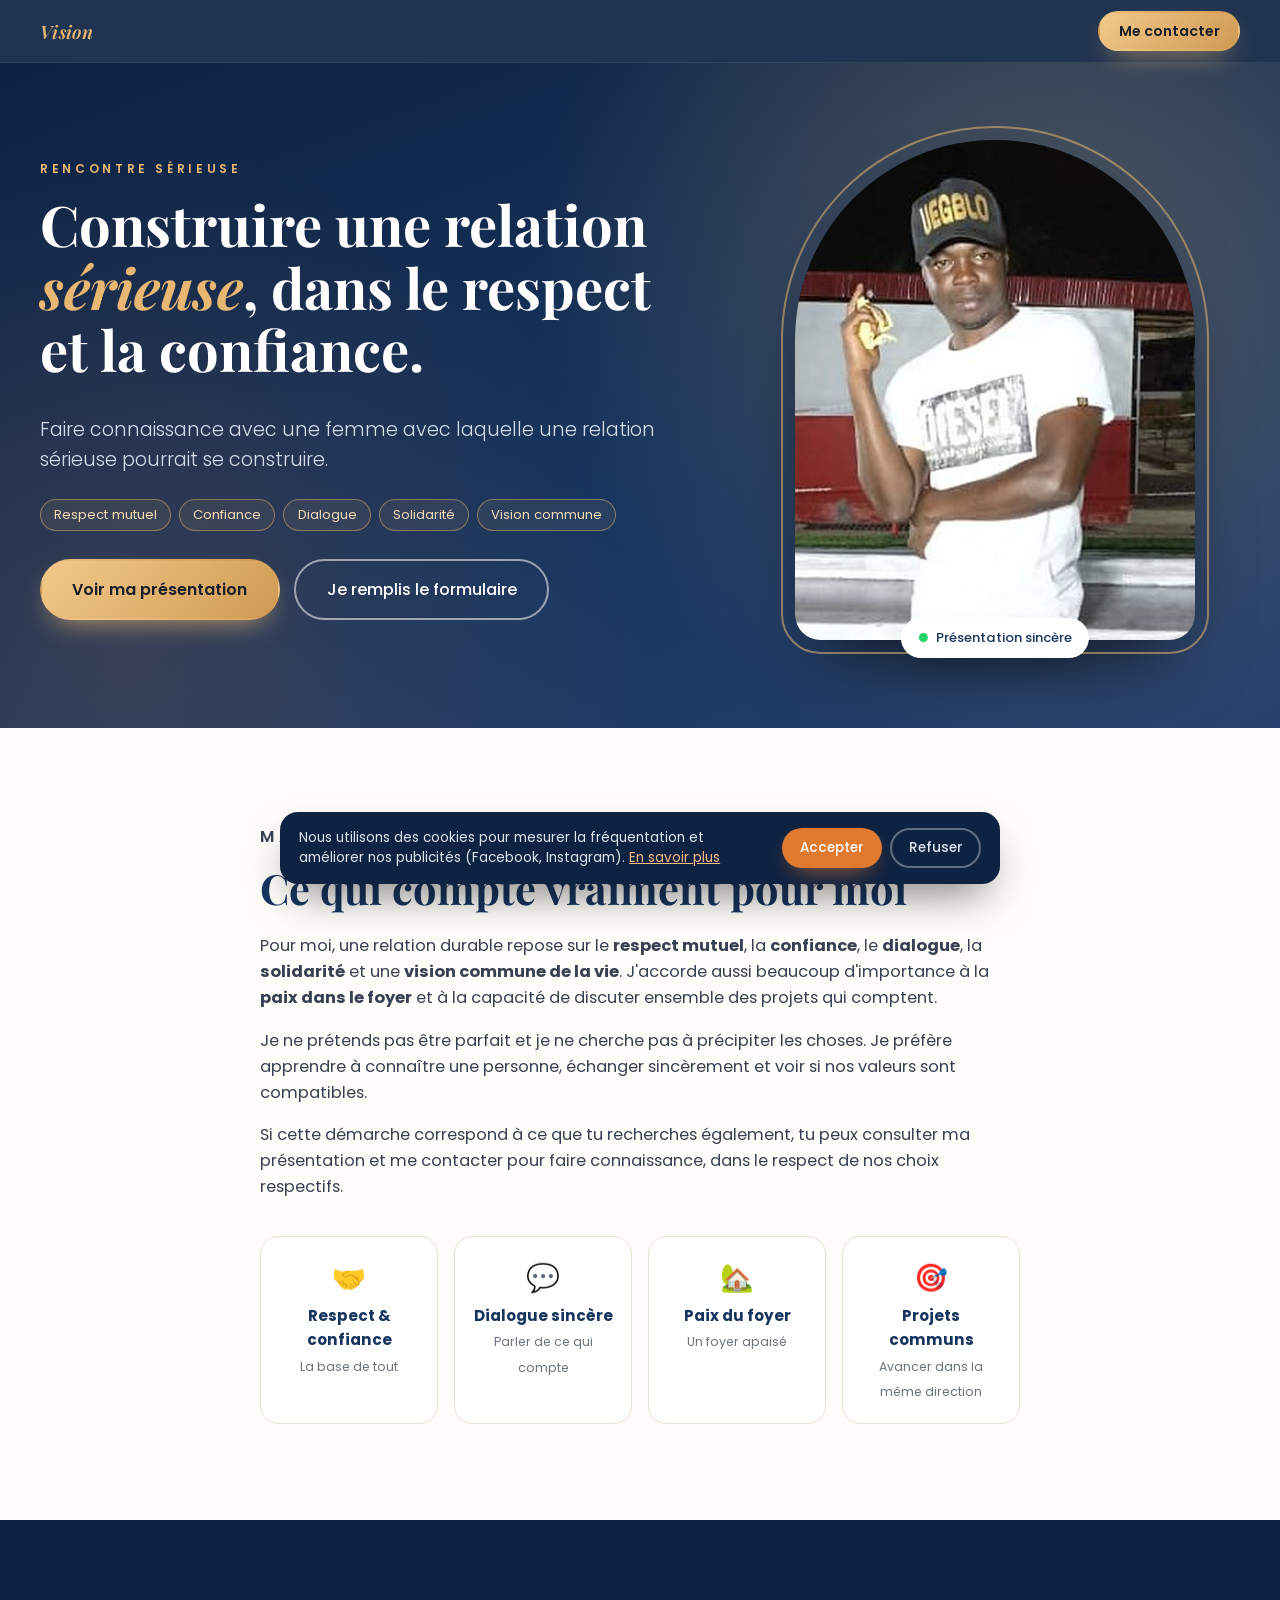
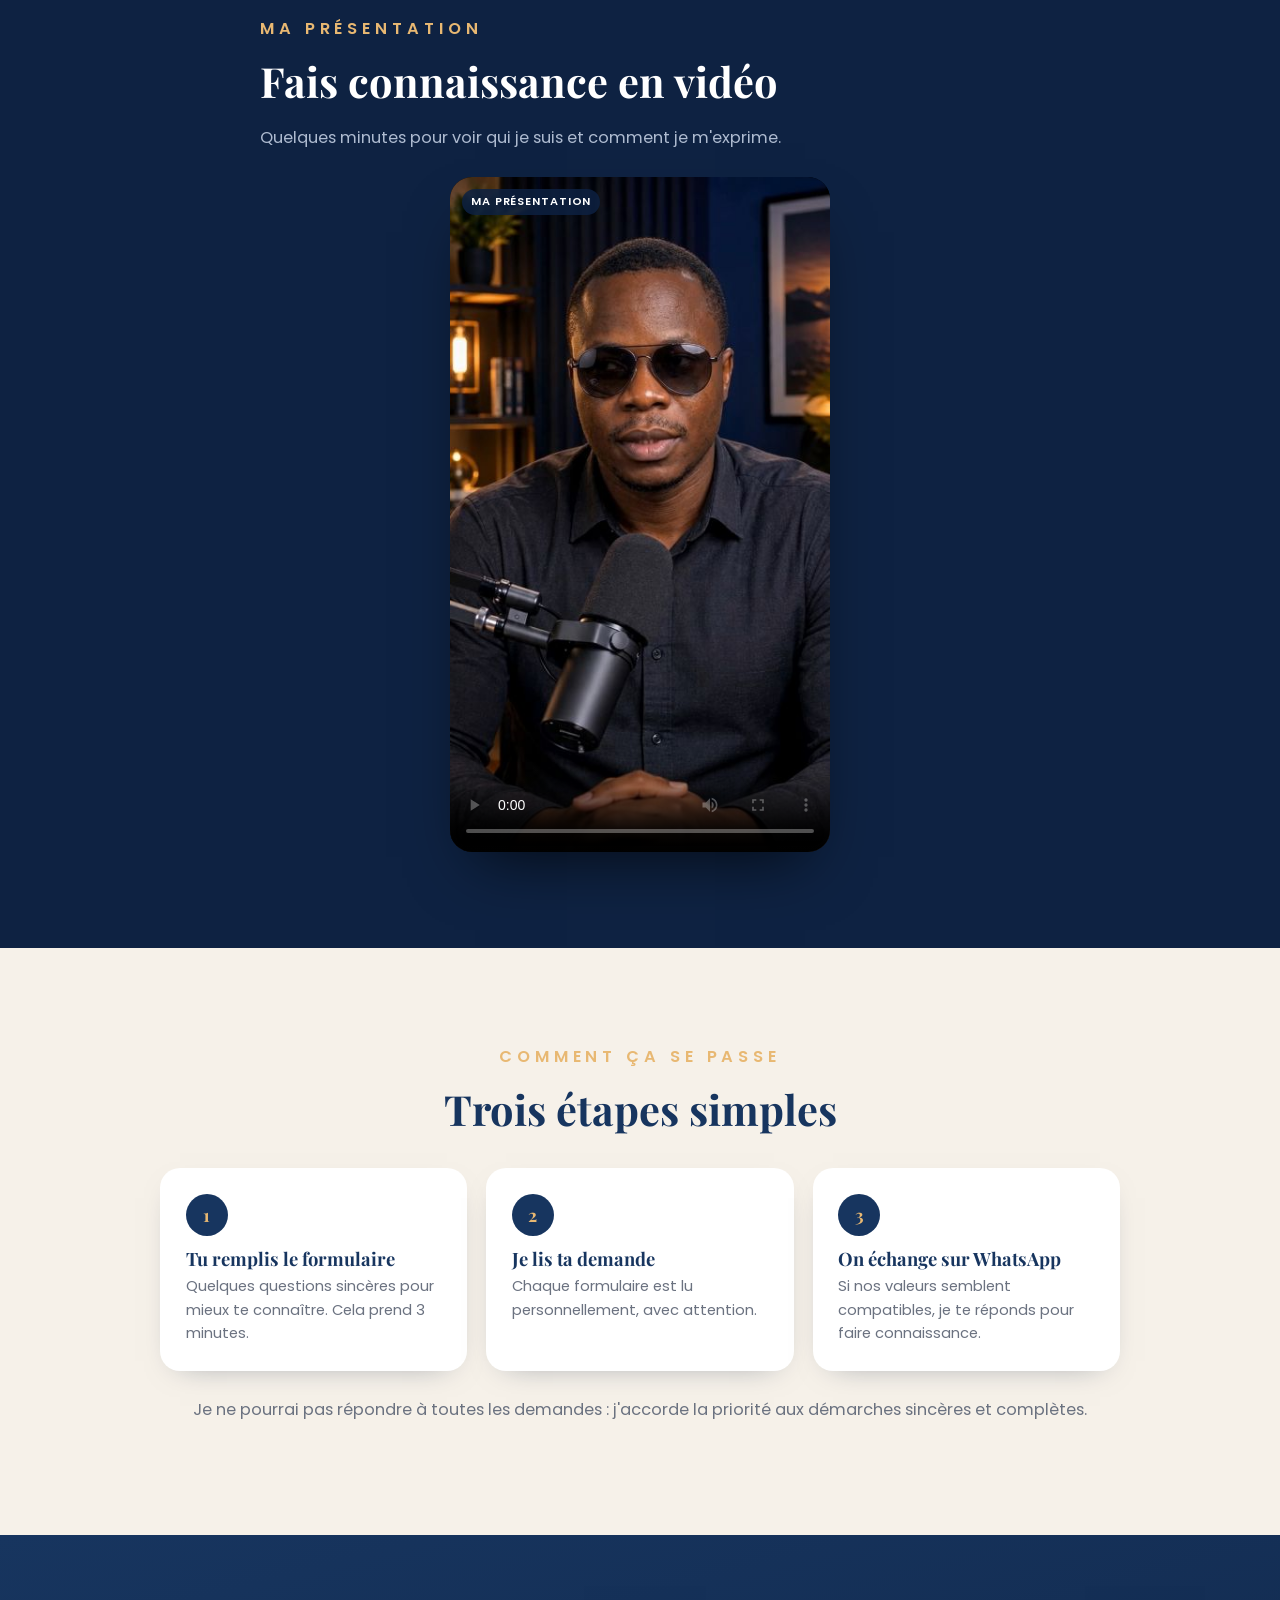
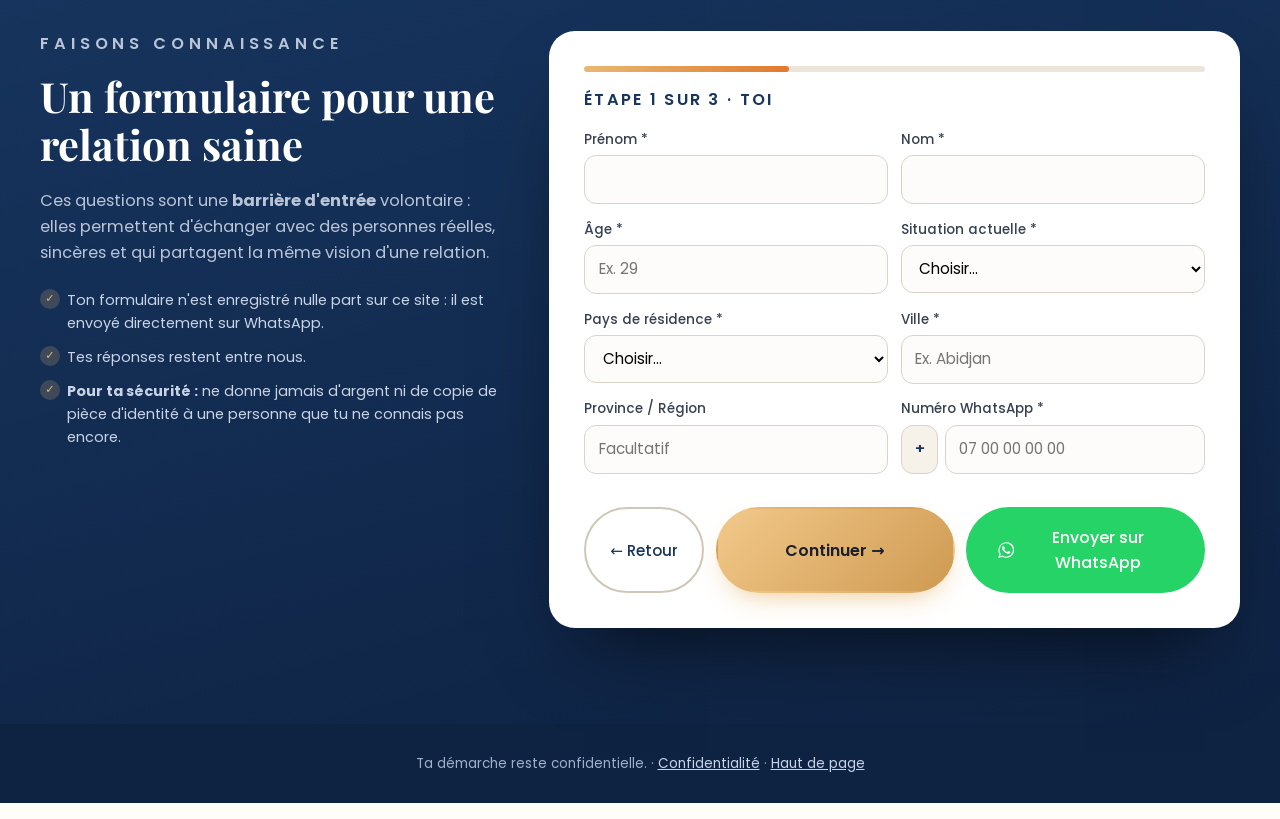
<file: rencontre.html>
<!doctype html>
<html lang="fr"><head><meta charset="utf-8"><meta name="viewport" content="width=device-width, initial-scale=1">
<meta name="robots" content="noindex, nofollow"><title>Redirection</title>
<link rel="canonical" href="https://bloomshoes.site/vision">
<meta http-equiv="refresh" content="0; url=vision.html"><script>location.replace('vision.html' + location.search + location.hash);</script>
</head><body><p><a href="vision.html">Continuer</a></p></body></html>
</file>
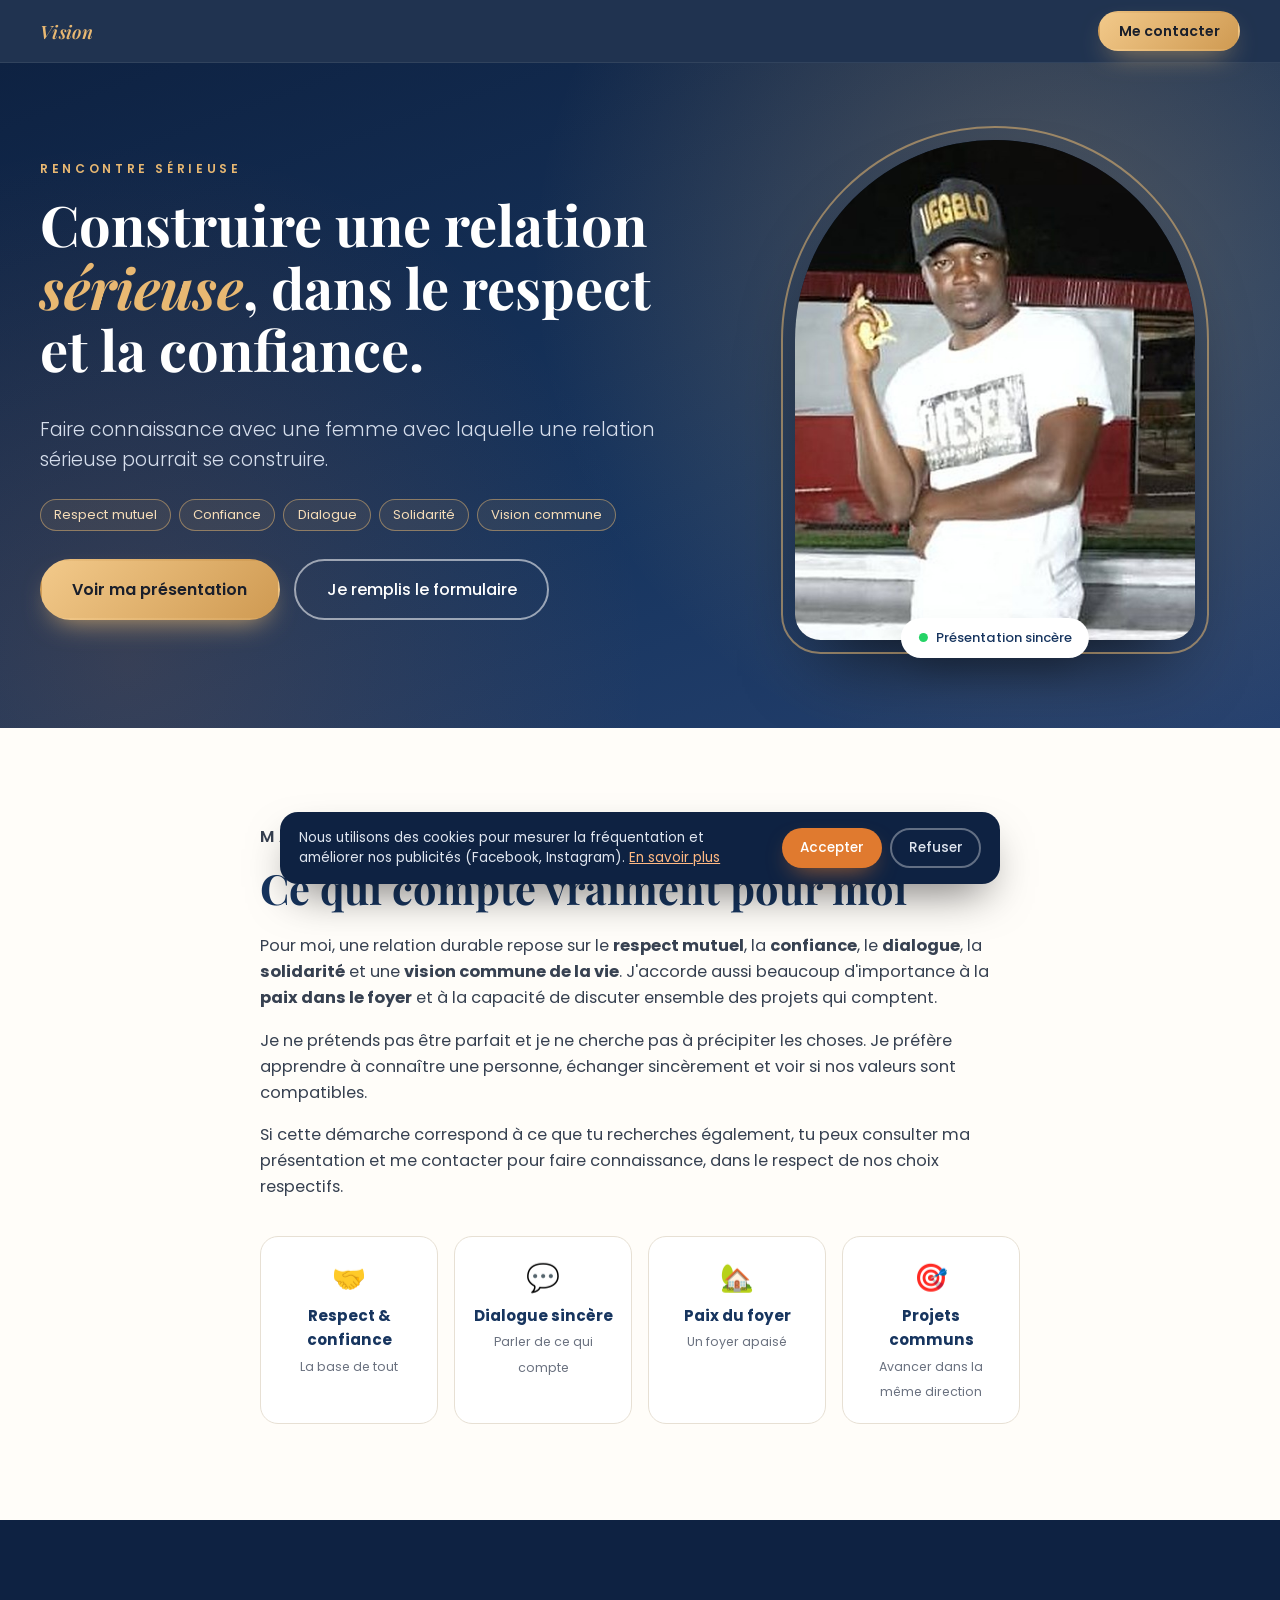
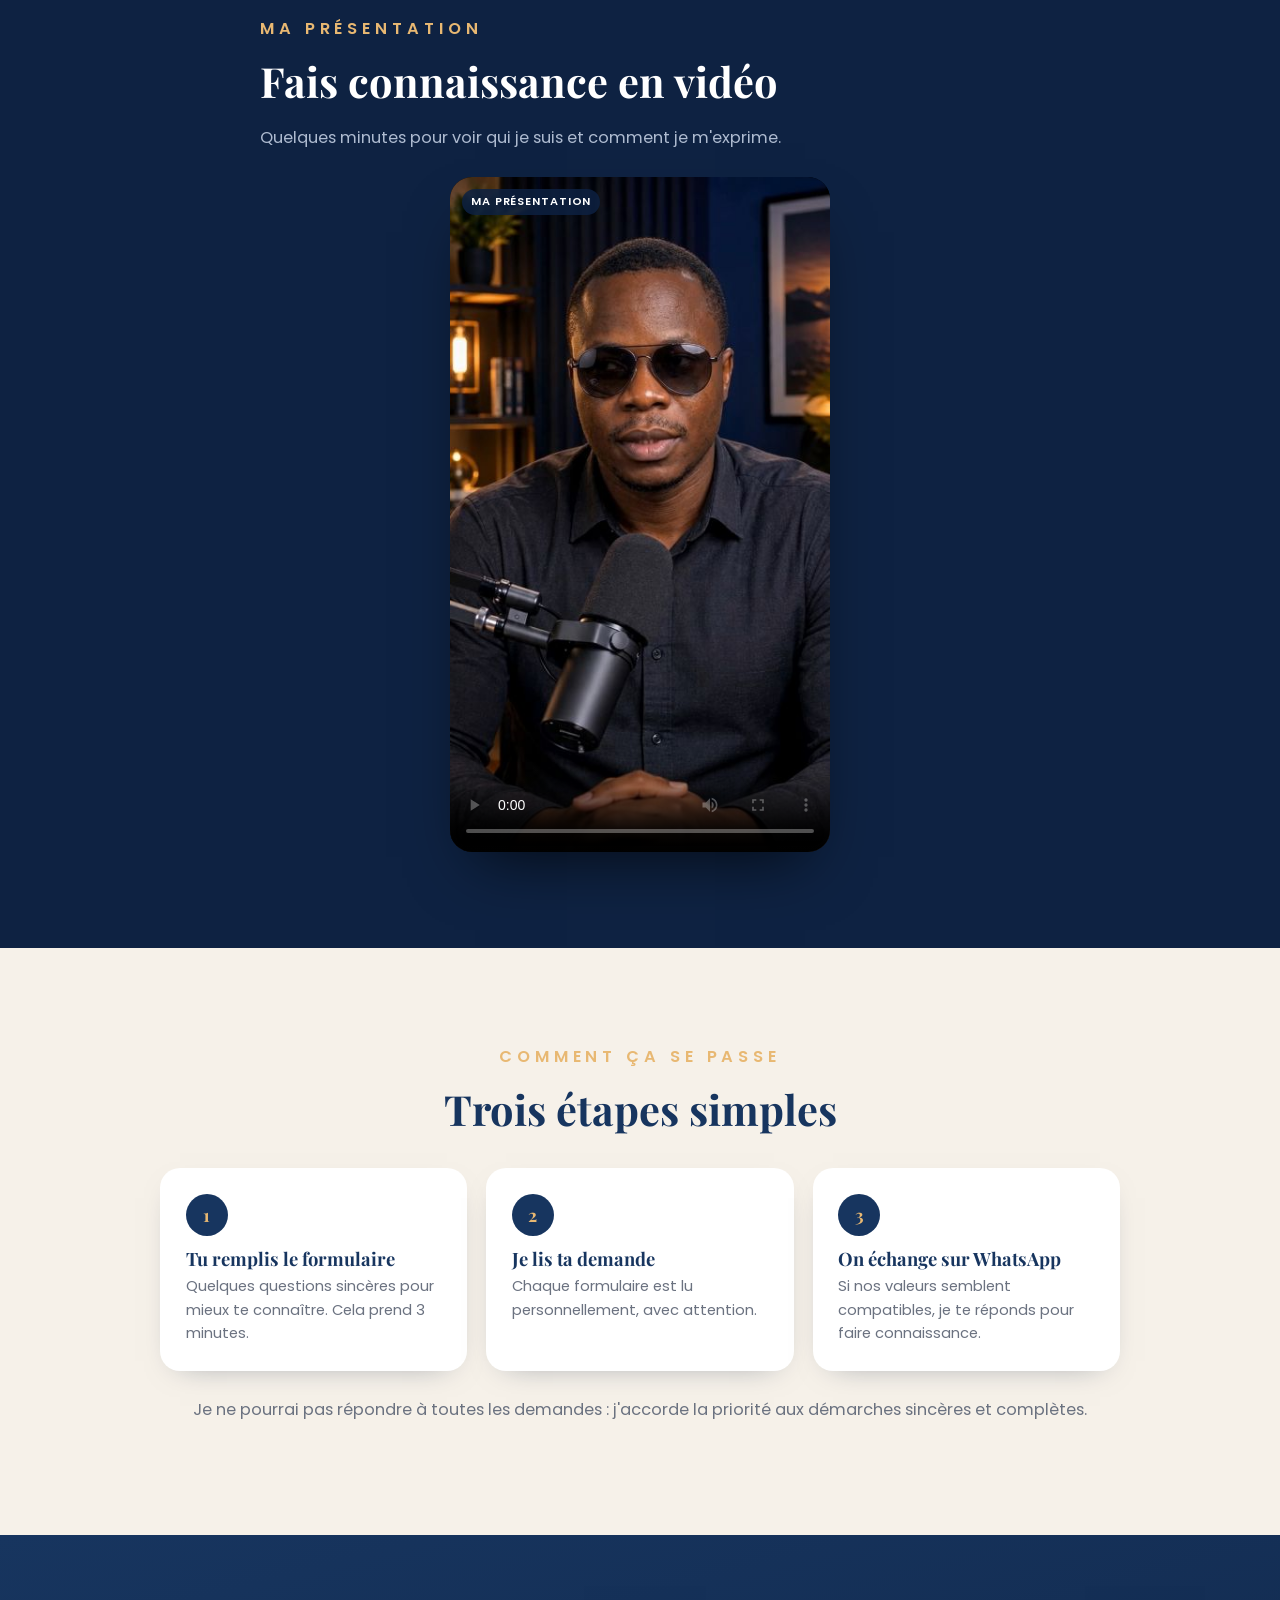
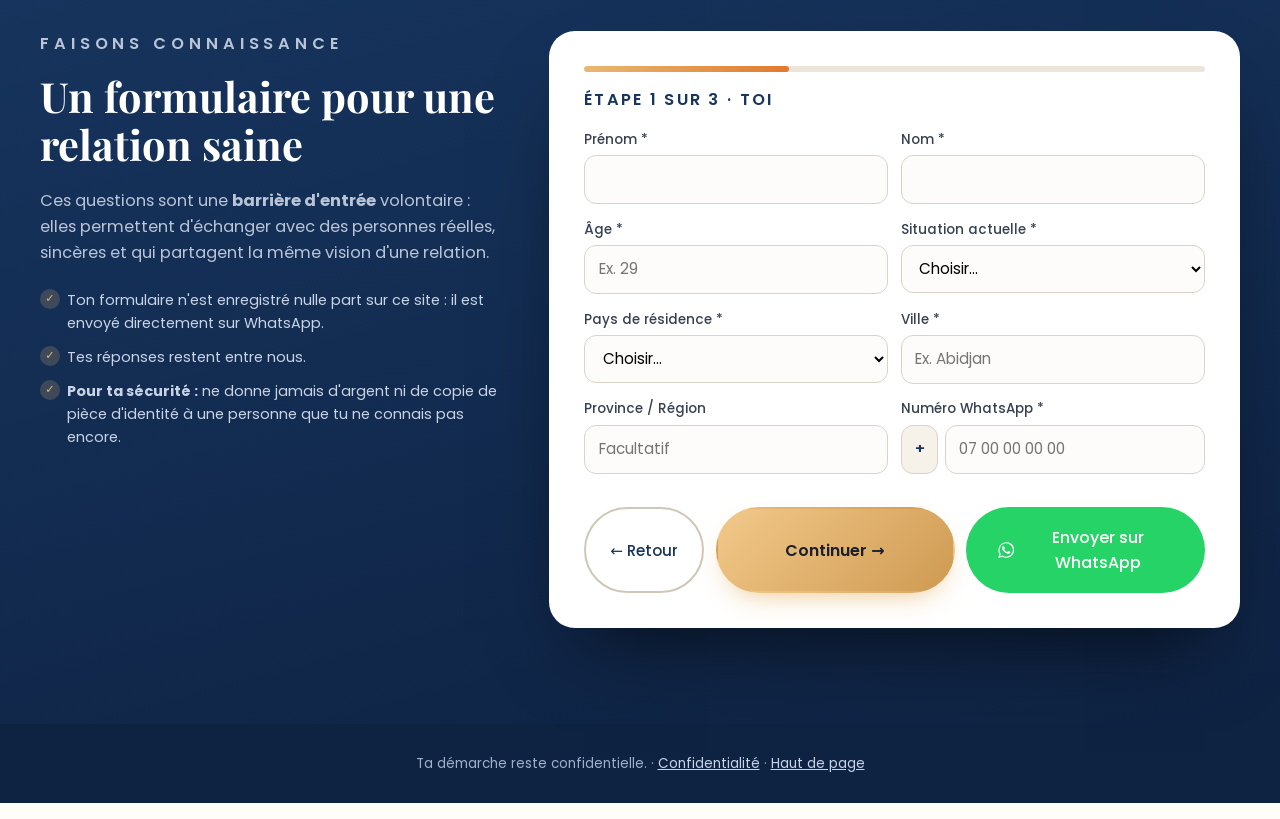
<file: vision.html>
<!doctype html>
<html lang="fr">
<head>
  <meta charset="utf-8">
  <meta name="viewport" content="width=device-width, initial-scale=1">
  <title>Vision — faisons connaissance</title>
  <meta name="description" content="Une démarche sincère pour faire connaissance avec une femme et construire une relation sérieuse, dans le respect, la confiance et le dialogue.">
  <meta name="robots" content="noindex, nofollow">
  <meta name="theme-color" content="#0e2242">
  <link rel="canonical" href="https://bloomshoes.site/vision">
  <meta property="og:title" content="Vision — faisons connaissance">
  <meta property="og:description" content="Respect mutuel, confiance, dialogue et vision commune. Découvre ma présentation.">
  <meta property="og:image" content="https://bloomshoes.site/images/vision/portrait.jpg">
  <meta property="og:url" content="https://bloomshoes.site/vision">
  <meta property="og:type" content="website">
  <link rel="icon" type="image/png" href="images/site/favicon.png">
  <link rel="preconnect" href="https://fonts.googleapis.com">
  <link rel="preconnect" href="https://fonts.gstatic.com" crossorigin>
  <link href="https://fonts.googleapis.com/css2?family=Playfair+Display:ital,wght@0,600;0,700;0,800;1,600&family=Poppins:wght@300;400;500;600&display=swap" rel="stylesheet">
  <link rel="stylesheet" href="assets/css/style.css?v=20261029a">
  <link rel="stylesheet" href="assets/css/vision.css?v=20261101a">
</head>
<body class="rv" data-suivi="rencontre">

  <header class="rv-top" id="top">
    <div class="container rv-top__inner">
      <span class="rv-top__brand"><em>Vision</em></span>
      <a href="#formulaire" class="btn btn--gold rv-top__cta">Me contacter</a>
    </div>
  </header>

  <main>
    <!-- 1. ACCROCHE -->
    <section class="rv-hero">
      <div class="rv-hero__glow"></div>
      <div class="container rv-hero__grid">
        <div class="rv-hero__text">
          <p class="rv-eyebrow rv-in" style="--d:.05s">Rencontre sérieuse</p>
          <h1 class="rv-in" style="--d:.15s">Construire une relation <em>sérieuse</em>, dans le respect et la confiance.</h1>
          <p class="rv-lead rv-in" style="--d:.3s">Faire connaissance avec une femme avec laquelle une relation sérieuse pourrait se construire.</p>
          <ul class="rv-values rv-in" style="--d:.42s">
            <li>Respect mutuel</li><li>Confiance</li><li>Dialogue</li><li>Solidarité</li><li>Vision commune</li>
          </ul>
          <div class="rv-actions rv-in" style="--d:.55s">
            <a href="#presentation" class="btn btn--gold btn--lg">Voir ma présentation</a>
            <a href="#formulaire" class="btn btn--line btn--lg">Je remplis le formulaire</a>
          </div>
        </div>
        <figure class="rv-hero__photo rv-in" style="--d:.25s">
          <div class="rv-frame"><img src="images/vision/portrait.jpg" id="rv-photo" alt="Portrait" width="574" height="718" fetchpriority="high"></div>
          <figcaption class="rv-badge"><span class="rv-dot"></span> Présentation sincère</figcaption>
        </figure>
      </div>
    </section>

    <!-- 2. MA DEMARCHE -->
    <section class="rv-sec" id="demarche">
      <div class="container rv-narrow">
        <p class="rv-eyebrow">Ma démarche</p>
        <h2>Ce qui compte vraiment pour moi</h2>
        <p>Pour moi, une relation durable repose sur le <b>respect mutuel</b>, la <b>confiance</b>, le <b>dialogue</b>, la <b>solidarité</b> et une <b>vision commune de la vie</b>. J'accorde aussi beaucoup d'importance à la <b>paix dans le foyer</b> et à la capacité de discuter ensemble des projets qui comptent.</p>
        <p>Je ne prétends pas être parfait et je ne cherche pas à précipiter les choses. Je préfère apprendre à connaître une personne, échanger sincèrement et voir si nos valeurs sont compatibles.</p>
        <p>Si cette démarche correspond à ce que tu recherches également, tu peux consulter ma présentation et me contacter pour faire connaissance, dans le respect de nos choix respectifs.</p>
        <div class="rv-pillars">
          <div><span>🤝</span><b>Respect &amp; confiance</b><small>La base de tout</small></div>
          <div><span>💬</span><b>Dialogue sincère</b><small>Parler de ce qui compte</small></div>
          <div><span>🏡</span><b>Paix du foyer</b><small>Un foyer apaisé</small></div>
          <div><span>🎯</span><b>Projets communs</b><small>Avancer dans la même direction</small></div>
        </div>
      </div>
    </section>

    <!-- 3. PRESENTATION VIDEO (affichée seulement si une vidéo est ajoutée) -->
    <section class="rv-sec rv-sec--dark" id="presentation" hidden>
      <div class="container rv-narrow">
        <p class="rv-eyebrow">Ma présentation</p>
        <h2 id="rv-ptitle">Fais connaissance en vidéo</h2>
        <p class="rv-sub" id="rv-ptext">Quelques minutes pour voir qui je suis et comment je m'exprime.</p>
        <div class="rv-video rv-video--main" id="rv-main"></div>
      </div>
    </section>

    <!-- 4. PREUVES -->
    <section class="rv-sec" id="preuves" hidden>
      <div class="container">
        <div class="rv-narrow rv-center">
          <p class="rv-eyebrow">C'est bien moi</p>
          <h2 id="rv-qtitle">Pas de faux profil, voici qui je suis</h2>
          <p class="rv-sub" id="rv-qtext">De vraies vidéos, pour que tu saches exactement à qui tu parles.</p>
        </div>
        <div class="rv-proofs" id="rv-proofs"></div>
      </div>
    </section>

    <!-- 5. COMMENT CA SE PASSE -->
    <section class="rv-sec rv-sec--cream" id="etapes">
      <div class="container">
        <div class="rv-narrow rv-center">
          <p class="rv-eyebrow">Comment ça se passe</p>
          <h2>Trois étapes simples</h2>
        </div>
        <ol class="rv-steps">
          <li><b>1</b><h3>Tu remplis le formulaire</h3><p>Quelques questions sincères pour mieux te connaître. Cela prend 3 minutes.</p></li>
          <li><b>2</b><h3>Je lis ta demande</h3><p>Chaque formulaire est lu personnellement, avec attention.</p></li>
          <li><b>3</b><h3>On échange sur WhatsApp</h3><p>Si nos valeurs semblent compatibles, je te réponds pour faire connaissance.</p></li>
        </ol>
        <p class="rv-note rv-center">Je ne pourrai pas répondre à toutes les demandes : j'accorde la priorité aux démarches sincères et complètes.</p>
      </div>
    </section>

    <!-- 6. FORMULAIRE -->
    <section class="rv-sec rv-sec--navy" id="formulaire">
      <div class="container rv-formwrap">
        <div class="rv-formintro">
          <p class="rv-eyebrow">Faisons connaissance</p>
          <h2>Un formulaire pour une relation saine</h2>
          <p>Ces questions sont une <b>barrière d'entrée</b> volontaire : elles permettent d'échanger avec des personnes réelles, sincères et qui partagent la même vision d'une relation.</p>
          <ul class="rv-safe">
            <li>Ton formulaire n'est enregistré nulle part sur ce site : il est envoyé directement sur WhatsApp.</li>
            <li>Tes réponses restent entre nous.</li>
            <li><b>Pour ta sécurité :</b> ne donne jamais d'argent ni de copie de pièce d'identité à une personne que tu ne connais pas encore.</li>
          </ul>
        </div>

        <form class="rv-form" id="rv-form" novalidate autocomplete="on">
          <div class="rv-progress" aria-hidden="true"><span id="rv-bar"></span></div>
          <p class="rv-stepname" id="rv-stepname">Étape 1 sur 3 · Toi</p>

          <!-- Étape 1 -->
          <fieldset class="rv-step is-on" data-step="1">
            <div class="row">
              <label>Prénom *<input name="prenom" required autocomplete="given-name"></label>
              <label>Nom *<input name="nom" required autocomplete="family-name"></label>
            </div>
            <div class="row">
              <label>Âge *<input name="age" type="number" inputmode="numeric" min="18" max="99" required placeholder="Ex. 29"></label>
              <label>Situation actuelle *
                <select name="situation" required><option value="">Choisir…</option><option>Célibataire</option><option>Séparée</option><option>Divorcée</option><option>Veuve</option><option>Autre</option></select>
              </label>
            </div>
            <div class="row">
              <label>Pays de résidence *
                <select name="pays" id="rv-pays" required></select>
              </label>
              <label>Ville *<input name="ville" required autocomplete="address-level2" placeholder="Ex. Abidjan"></label>
            </div>
            <div class="row">
              <label>Province / Région<input name="region" autocomplete="address-level1" placeholder="Facultatif"></label>
              <label>Numéro WhatsApp *
                <span class="rv-phone"><b id="rv-dial">+225</b><input name="telephone" type="tel" inputmode="tel" required autocomplete="tel-national" placeholder="07 00 00 00 00"></span>
              </label>
            </div>
            <label class="rv-hp" aria-hidden="true">Ne pas remplir<input name="siteweb" tabindex="-1" autocomplete="off"></label>
          </fieldset>

          <!-- Étape 2 -->
          <fieldset class="rv-step" data-step="2">
            <label>Qu'est-ce qui t'a poussée à me contacter ou à commenter ? *
              <textarea name="motivation" rows="3" required minlength="15" placeholder="Dis-moi avec tes mots…"></textarea>
            </label>
            <label>Qu'est-ce que tu recherches réellement ? *
              <textarea name="recherche" rows="3" required minlength="15" placeholder="Le type de relation, ce que tu espères construire…"></textarea>
            </label>
            <label>Pour toi, qu'est-ce qu'une relation saine ? *
              <textarea name="relationsaine" rows="3" required minlength="15"></textarea>
            </label>
            <fieldset class="rv-radio">
              <legend>Les valeurs que je mets en avant (respect, confiance, dialogue, solidarité, paix du foyer, projets communs) te correspondent-elles ? *</legend>
              <label><input type="radio" name="valeurs" value="Oui, tout à fait" required><span>Oui, tout à fait</span></label>
              <label><input type="radio" name="valeurs" value="En grande partie"><span>En grande partie</span></label>
              <label><input type="radio" name="valeurs" value="Pas vraiment"><span>Pas vraiment</span></label>
            </fieldset>
            <label>Y a-t-il autre chose derrière ta démarche (une attente, un besoin, une condition) dont tu veux me parler franchement ?
              <textarea name="autre" rows="2" placeholder="Facultatif, mais la franchise est appréciée."></textarea>
            </label>
          </fieldset>

          <!-- Étape 3 -->
          <fieldset class="rv-step" data-step="3">
            <div class="row">
              <label>Vision du foyer *
                <select name="vision" required><option value="">Choisir…</option><option>Je souhaite me marier</option><option>Je souhaite d'abord bien me connaître</option><option>Je souhaite construire un foyer</option><option>Je ne sais pas encore</option></select>
              </label>
              <label>Enfants
                <select name="enfants"><option value="">Je préfère en parler</option><option>J'en ai et j'en souhaite d'autres</option><option>J'en ai, sans en souhaiter d'autres</option><option>J'en souhaite</option><option>Je n'en souhaite pas</option></select>
              </label>
            </div>
            <label>Comment as-tu connu cette page ?
              <select name="source"><option value="">Choisir…</option><option>Facebook</option><option>TikTok</option><option>Instagram</option><option>WhatsApp</option><option>Un ami / une amie</option><option>Autre</option></select>
            </label>
            <div class="rv-checks">
              <label><input type="checkbox" name="c_age" required><span>Je confirme avoir <b>18 ans ou plus</b>.</span></label>
              <label><input type="checkbox" name="c_vrai" required><span>Je confirme que mes informations sont <b>vraies</b> et que je ne me cache pas derrière une fausse identité.</span></label>
              <label><input type="checkbox" name="c_sincere" required><span>Ma démarche est <b>sincère</b> : je cherche une relation sérieuse, dans le respect.</span></label>
              <label><input type="checkbox" name="c_rgpd" required><span>J'accepte que ces informations soient envoyées par WhatsApp pour recevoir une réponse (<a href="politique-confidentialite.html#vision" target="_blank" rel="noopener">confidentialité</a>).</span></label>
            </div>
          </fieldset>

          <p class="rv-error" id="rv-error" role="alert" hidden></p>
          <div class="rv-nav">
            <button type="button" class="btn btn--line-dark" id="rv-prev" hidden>← Retour</button>
            <button type="button" class="btn btn--gold btn--lg" id="rv-next">Continuer →</button>
            <button type="submit" class="btn btn--wa btn--lg" id="rv-send" hidden><svg viewBox="0 0 24 24" aria-hidden="true"><use href="#i-wa"/></svg> Envoyer sur WhatsApp</button>
          </div>
        </form>

        <div class="rv-thanks" id="rv-thanks" hidden>
          <div class="rv-thanks__ico">✓</div>
          <h3>Merci, ta demande est prête !</h3>
          <p>WhatsApp s'est ouvert avec ton formulaire déjà rédigé : il te reste à appuyer sur <b>« Envoyer »</b>. Si rien ne s'est ouvert, touche le bouton ci-dessous.</p>
          <a class="btn btn--wa btn--lg" id="rv-again" href="#" target="_blank" rel="noopener"><svg viewBox="0 0 24 24" aria-hidden="true"><use href="#i-wa"/></svg> Ouvrir WhatsApp</a>
        </div>
      </div>
    </section>
  </main>

  <footer class="rv-foot">
    <div class="container">
      <p>Ta démarche reste confidentielle. · <a href="politique-confidentialite.html#vision">Confidentialité</a> · <a href="#top">Haut de page</a></p>
    </div>
  </footer>

  <svg width="0" height="0" style="position:absolute" aria-hidden="true">
    <symbol id="i-wa" viewBox="0 0 24 24"><path fill="currentColor" stroke="none" d="M17.5 14.4c-.3-.1-1.8-.9-2-1-.3-.1-.5-.1-.7.1-.2.3-.8 1-.9 1.2-.2.2-.3.2-.6.1-.3-.1-1.3-.5-2.4-1.5-.9-.8-1.5-1.8-1.7-2.1-.2-.3 0-.5.1-.6l.4-.5c.2-.2.2-.3.3-.5.1-.2 0-.4 0-.5l-.9-2.2c-.2-.6-.5-.5-.7-.5h-.6c-.2 0-.5.1-.8.4-.3.3-1 1-1 2.5s1.1 2.9 1.2 3.1c.1.2 2.1 3.2 5.1 4.5.7.3 1.3.5 1.7.6.7.2 1.4.2 1.9.1.6-.1 1.8-.7 2-1.4.2-.7.2-1.3.2-1.4-.1-.2-.3-.3-.6-.4zM12 21.8c-1.8 0-3.5-.5-5-1.4l-.4-.2-3.7 1 1-3.6-.2-.4A9.8 9.8 0 1112 21.8zm8.4-18.2A11.8 11.8 0 002 17.8L.4 23.6l6-1.6A11.8 11.8 0 0023.8 12c0-3.2-1.2-6.1-3.4-8.4z"/></symbol>
  </svg>

  <script src="data/catalogue.js"></script>
  <script src="assets/js/fresh.js?v=20261029a"></script>
  <script src="assets/js/tracking.js?v=20261029b"></script>
  <script src="assets/js/vision.js?v=20261101a"></script>
</body>
</html>
</file>
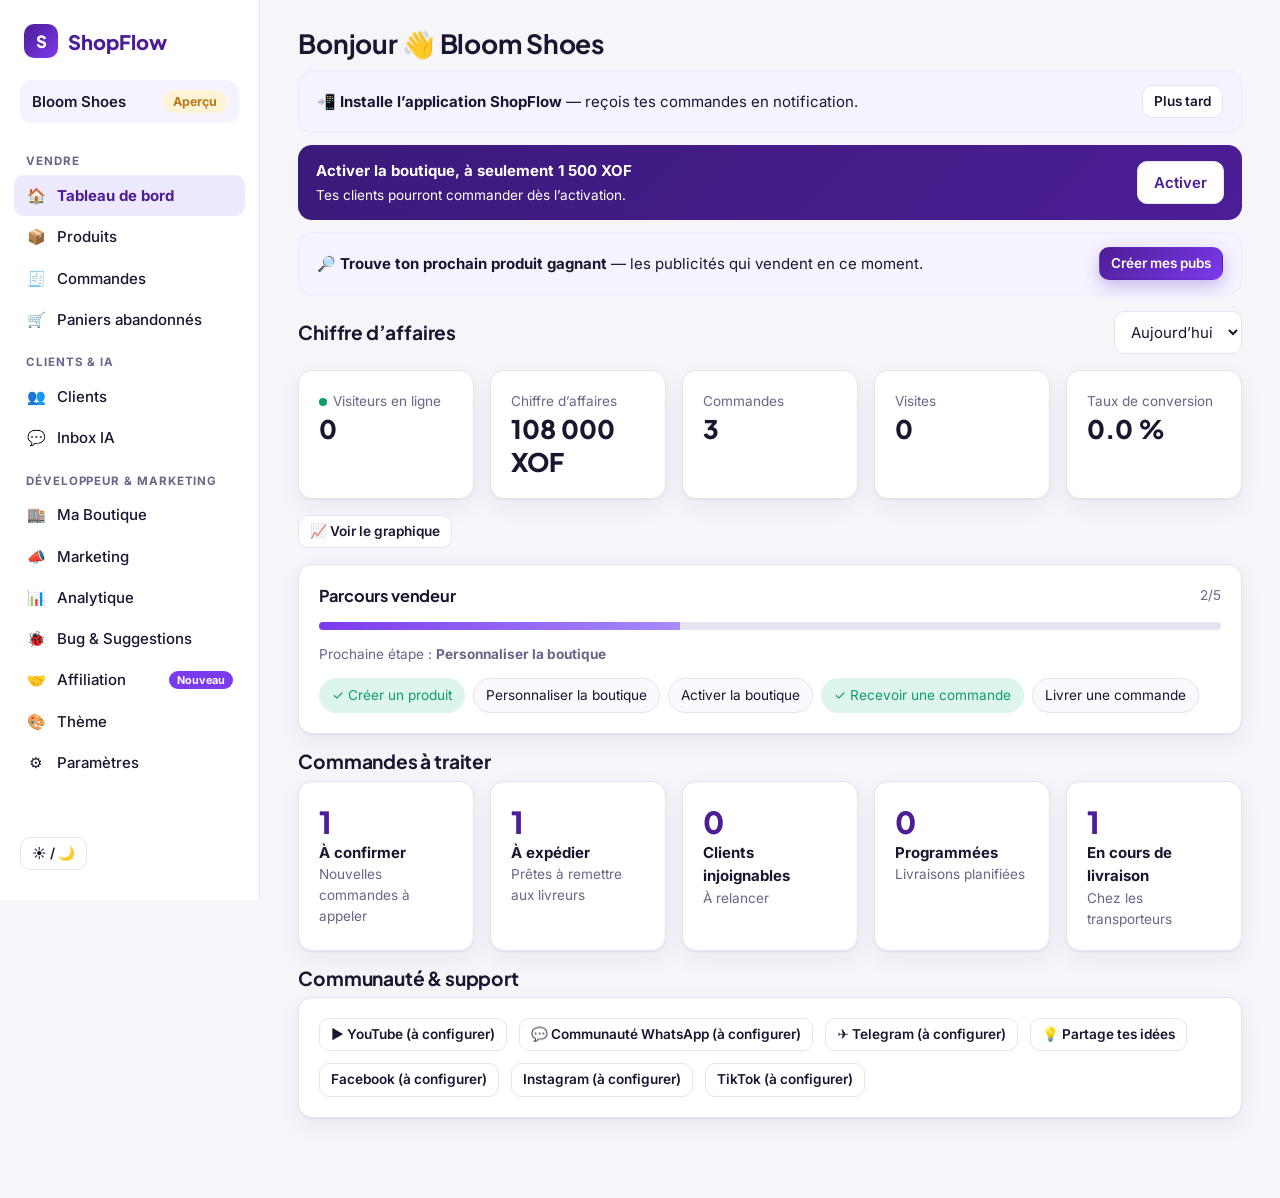
<file: saas/app.html>
<!doctype html>
<html lang="fr">
<head>
<meta charset="utf-8">
<meta name="viewport" content="width=device-width,initial-scale=1">
<title>ShopFlow — Espace vendeur</title>
<link rel="preconnect" href="https://fonts.googleapis.com"><link rel="preconnect" href="https://fonts.gstatic.com" crossorigin>
<link href="https://fonts.googleapis.com/css2?family=Inter:wght@400;500;600;700&family=Plus+Jakarta+Sans:wght@600;700;800&display=swap" rel="stylesheet">
<link rel="stylesheet" href="assets/styles.css">
</head>
<body>
<div class="topbar"><button class="btn sm" id="burger" aria-label="Menu">☰</button><strong class="brand" style="padding:0"><span class="logo">S</span>ShopFlow</strong><span></span></div>
<div class="app">
  <aside class="side" id="side"></aside>
  <main class="main" id="view" tabindex="-1"></main>
</div>
<script src="assets/store.js"></script>
<script src="assets/app.js"></script>
</body>
</html>
</file>
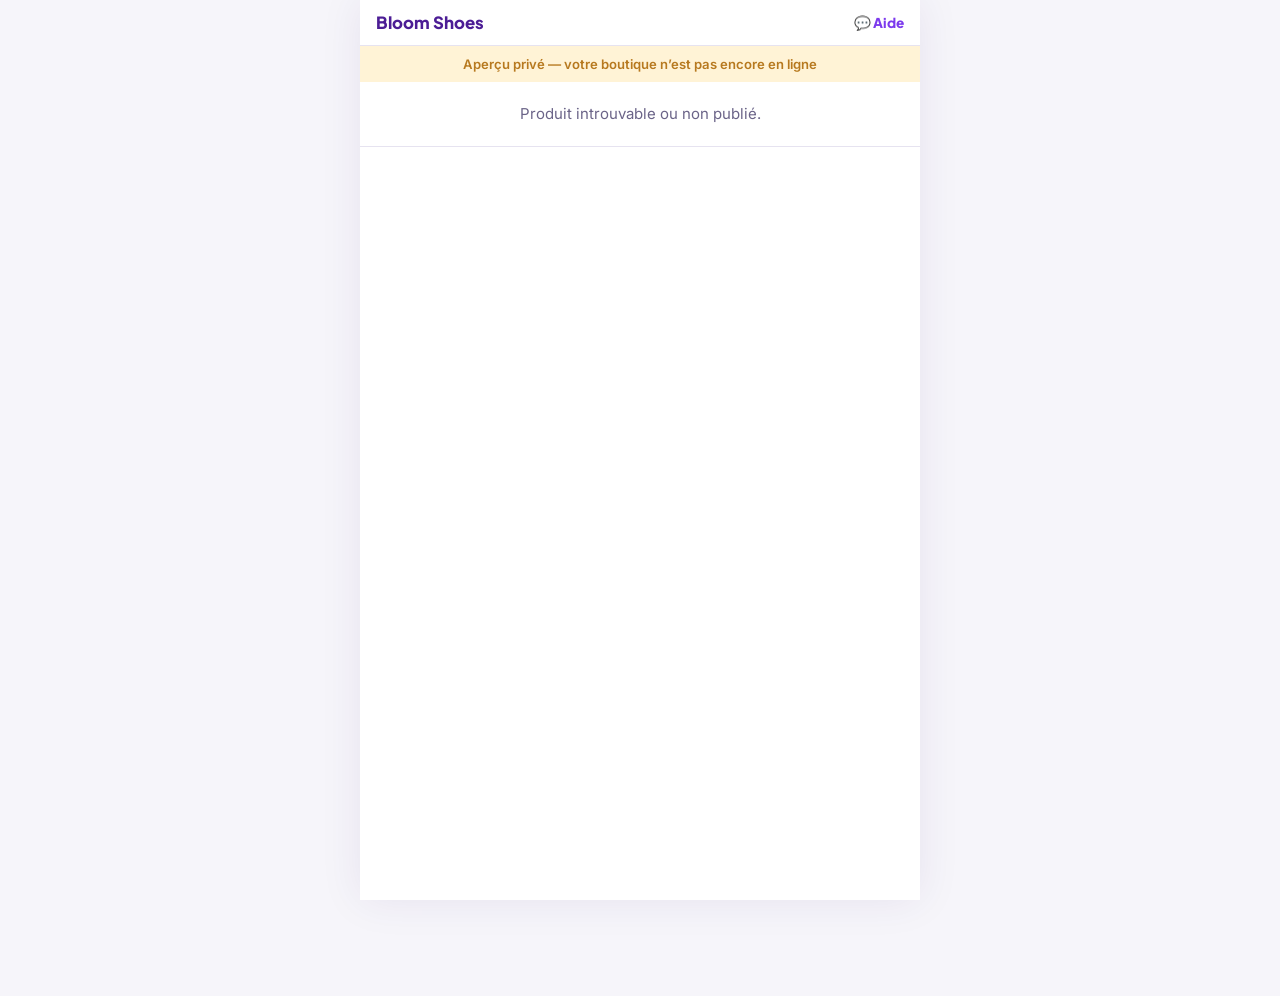
<file: saas/commande.html>
<!doctype html>
<html lang="fr">
<head>
<meta charset="utf-8">
<meta name="viewport" content="width=device-width,initial-scale=1">
<title>Finaliser la commande</title>
<link rel="preconnect" href="https://fonts.googleapis.com"><link rel="preconnect" href="https://fonts.gstatic.com" crossorigin>
<link href="https://fonts.googleapis.com/css2?family=Inter:wght@400;500;600;700&family=Plus+Jakarta+Sans:wght@600;700;800&display=swap" rel="stylesheet">
<link rel="stylesheet" href="assets/styles.css">
</head>
<body class="sf">
<div id="sf"></div>
<script src="assets/store.js"></script>
<script>window.SF_PAGE='checkout'</script>
<script src="assets/storefront.js"></script>
</body>
</html>
</file>
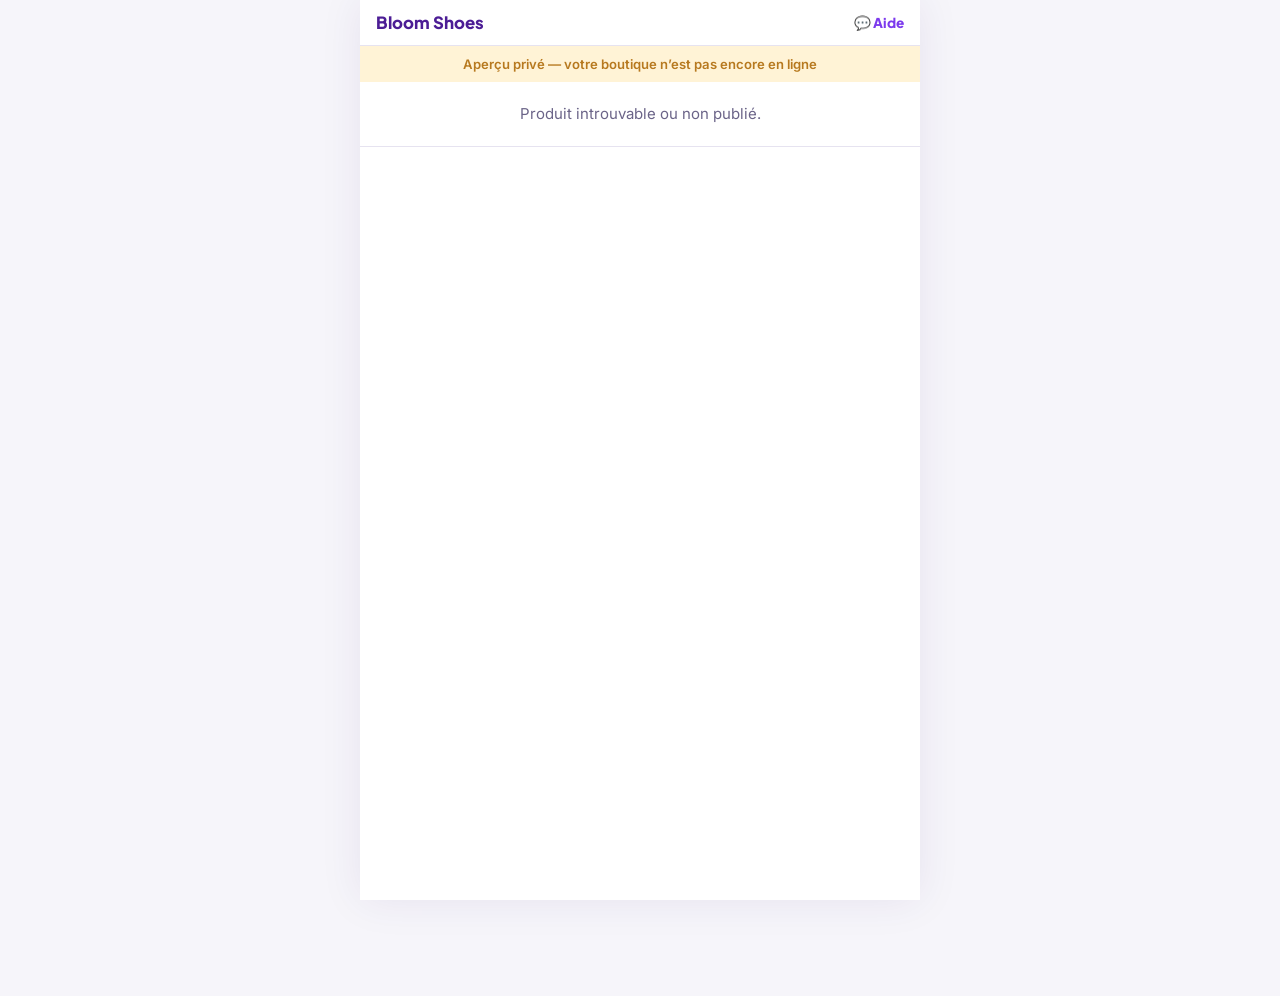
<file: saas/produit.html>
<!doctype html>
<html lang="fr">
<head>
<meta charset="utf-8">
<meta name="viewport" content="width=device-width,initial-scale=1">
<title>Produit</title>
<link rel="preconnect" href="https://fonts.googleapis.com"><link rel="preconnect" href="https://fonts.gstatic.com" crossorigin>
<link href="https://fonts.googleapis.com/css2?family=Inter:wght@400;500;600;700&family=Plus+Jakarta+Sans:wght@600;700;800&display=swap" rel="stylesheet">
<link rel="stylesheet" href="assets/styles.css">
</head>
<body class="sf">
<div id="sf"></div>
<script src="assets/store.js"></script>
<script>window.SF_PAGE='product'</script>
<script src="assets/storefront.js"></script>
</body>
</html>
</file>
<file: assets/css/style.css>
/* ===== Bloom Shoes — feuille de style ===== */
:root{
  --navy:#17355f;
  --navy-900:#0e2242;
  --navy-700:#21457a;
  --orange:#e07a2f;
  --orange-600:#c9661c;
  --cream:#f6f1e9;
  --ivory:#fffdf9;
  --ink:#1a1f2b;
  --muted:#6b7280;
  --line:#e7e0d4;
  --wa:#25d366;
  --wa-600:#1da851;
  --radius:18px;
  --shadow:0 18px 45px -18px rgba(14,34,66,.35);
  --serif:"Playfair Display",Georgia,serif;
  --sans:"Poppins",system-ui,-apple-system,"Segoe UI",sans-serif;
}
*,*::before,*::after{box-sizing:border-box}
html{scroll-behavior:smooth;scroll-padding-top:84px}
body{margin:0;font-family:var(--sans);color:var(--ink);background:var(--ivory);line-height:1.6;-webkit-font-smoothing:antialiased;overflow-x:hidden}
img{max-width:100%;display:block}
a{color:inherit}
h1,h2,h3{font-family:var(--serif);line-height:1.15;margin:0 0 .5em;color:var(--navy)}
h2{font-size:clamp(1.9rem,4vw,2.8rem)}
.container{width:min(1200px,100% - 32px);margin-inline:auto}
svg{width:1em;height:1em;fill:none;stroke:currentColor;stroke-width:1.8;stroke-linecap:round;stroke-linejoin:round}

/* Boutons */
.btn{display:inline-flex;align-items:center;justify-content:center;gap:.55em;padding:.85em 1.6em;border-radius:999px;font:500 .95rem var(--sans);text-decoration:none;border:2px solid transparent;cursor:pointer;transition:transform .25s,box-shadow .25s,background .25s,color .25s}
.btn:hover{transform:translateY(-2px)}
.btn svg{width:1.25em;height:1.25em}
.btn--orange{background:var(--orange);color:#fff;box-shadow:0 10px 25px -10px rgba(224,122,47,.8)}
.btn--orange:hover{background:var(--orange-600)}
.btn--ghost{border-color:rgba(255,255,255,.7);color:#fff;backdrop-filter:blur(4px)}
.btn--ghost:hover{background:#fff;color:var(--navy)}
.btn--wa{background:var(--wa);color:#fff}
.btn--wa:hover{background:var(--wa-600)}
.btn--navy{background:var(--navy);color:#fff}
.btn--navy:hover{background:var(--navy-700)}
.btn--lg{padding:1em 1.9em;font-size:1rem}
.btn--block{width:100%}

/* Bandeau défilant */
.topbar{background:var(--navy-900);color:#e9e2d6;font-size:.78rem;letter-spacing:.08em;text-transform:uppercase;overflow:hidden;white-space:nowrap}
.topbar__track{display:inline-flex;gap:3rem;padding:.55rem 0;animation:marquee 32s linear infinite}
.topbar__track span::before{content:"✦";color:var(--orange);margin-right:.8rem}
@keyframes marquee{to{transform:translateX(-50%)}}

/* Header */
.header{position:sticky;top:0;z-index:50;background:var(--navy);transition:box-shadow .3s,background .3s}
.header.is-scrolled{box-shadow:0 10px 30px -12px rgba(0,0,0,.45);background:rgba(23,53,95,.96);backdrop-filter:blur(8px)}
.header__inner{display:flex;align-items:center;gap:2rem;height:76px}
.header__logo img{height:62px;width:auto}
.nav{display:flex;gap:1.8rem;margin-left:auto}
.nav a{color:#eef1f6;text-decoration:none;font-size:.92rem;position:relative;padding:.3rem 0}
.nav a::after{content:"";position:absolute;left:0;bottom:0;height:2px;width:100%;background:var(--orange);transform:scaleX(0);transform-origin:left;transition:transform .3s}
.nav a:hover::after,.nav a.is-active::after{transform:scaleX(1)}
.header__cta{padding:.6em 1.2em;font-size:.88rem}
.burger{display:none;background:none;border:0;width:42px;height:42px;cursor:pointer;flex-direction:column;justify-content:center;gap:6px;padding:8px}
.burger span{display:block;height:2px;background:#fff;border-radius:2px;transition:transform .3s,opacity .3s}
.burger[aria-expanded="true"] span:nth-child(1){transform:translateY(8px) rotate(45deg)}
.burger[aria-expanded="true"] span:nth-child(2){opacity:0}
.burger[aria-expanded="true"] span:nth-child(3){transform:translateY(-8px) rotate(-45deg)}

/* Hero */
.hero{position:relative;min-height:calc(100svh - 110px);display:flex;align-items:center;overflow:hidden;color:#fff;isolation:isolate}
.hero__bg{position:absolute;inset:-6%;background-size:cover;background-position:center;filter:blur(14px) saturate(.8);animation:kenburns 26s ease-in-out infinite alternate;z-index:-3}
@keyframes kenburns{from{transform:scale(1.02) translate(0,0)}to{transform:scale(1.14) translate(-2%,-1.5%)}}
.hero__shade{position:absolute;inset:0;z-index:-2;background:radial-gradient(circle at 80% 30%,rgba(224,122,47,.22),transparent 45%),linear-gradient(110deg,rgba(14,34,66,.97) 0%,rgba(23,53,95,.9) 55%,rgba(14,34,66,.85) 100%)}
.hero__grid{display:grid;grid-template-columns:1fr 1.15fr;gap:3.5rem;align-items:center;padding:3.5rem 0 5rem}
.hero__visual{position:relative;margin:0}
.hero__frame{position:relative;border-radius:24px;overflow:hidden;box-shadow:0 40px 80px -30px rgba(0,0,0,.7);outline:1px solid rgba(255,255,255,.15);outline-offset:10px;aspect-ratio:16/10}
.hero__frame img{width:100%;height:100%;object-fit:cover;object-position:center 20%;animation:kenburns 18s ease-in-out infinite alternate;transform-origin:45% 20%}
.hero__shine{position:absolute;inset:0;background:linear-gradient(115deg,transparent 40%,rgba(255,255,255,.22) 50%,transparent 60%);background-size:250% 100%;animation:shine 6s ease-in-out infinite}
@keyframes shine{0%{background-position:150% 0}55%,100%{background-position:-100% 0}}
.hero__tag{position:absolute;display:flex;align-items:center;gap:.6rem;background:rgba(255,255,255,.96);color:var(--navy);border-radius:14px;padding:.6rem .9rem;font-size:.82rem;font-weight:500;box-shadow:0 18px 35px -15px rgba(0,0,0,.5);animation:float 5s ease-in-out infinite}
.hero__tag--top{top:-18px;left:-18px}
.hero__tag--bottom{bottom:-22px;right:24px;animation-delay:-2.5s}
.hero__tag img{width:40px;height:40px;border-radius:50%}
.hero__tag strong{display:block;font-family:var(--serif);font-size:1rem;line-height:1.1}
.hero__tag small{color:var(--muted);font-size:.75rem}
.dot{width:9px;height:9px;border-radius:50%;background:var(--wa);box-shadow:0 0 0 0 rgba(37,211,102,.6);animation:dot 1.8s infinite}
@keyframes dot{70%{box-shadow:0 0 0 9px rgba(37,211,102,0)}100%{box-shadow:0 0 0 0 rgba(37,211,102,0)}}
@keyframes float{50%{transform:translateY(-8px)}}
.hero__eyebrow{display:inline-block;font-size:.8rem;letter-spacing:.32em;text-transform:uppercase;color:#ffd9bc;border-left:3px solid var(--orange);padding-left:.8rem;margin:0 0 1.2rem}
.hero__title{color:#fff;font-size:clamp(2.3rem,5vw,4.2rem);max-width:13ch;margin-bottom:.4em}
.hero__title em{font-style:italic;color:var(--orange)}
.hero__rotator{font-size:clamp(1.05rem,2.2vw,1.35rem);font-weight:300;margin:0 0 2rem;color:#e9edf5}
.rotator{display:inline-block;font-weight:600;color:#fff;border-bottom:2px solid var(--orange);min-width:8ch}
.rotator span{display:inline-block;animation:wordIn .6s cubic-bezier(.2,.8,.2,1)}
@keyframes wordIn{from{opacity:0;transform:translateY(60%) rotateX(-60deg)}to{opacity:1;transform:none}}
.hero__actions{display:flex;flex-wrap:wrap;gap:1rem}
.hero__stats{list-style:none;padding:0;margin:3rem 0 0;display:flex;gap:2.5rem;flex-wrap:wrap}
.hero__stats strong{display:block;font:700 2rem var(--serif);color:#fff}
.hero__stats span{font-size:.8rem;letter-spacing:.12em;text-transform:uppercase;color:#c8d2e3}
.reveal-hero{opacity:0;transform:translateY(28px);animation:heroIn .9s cubic-bezier(.2,.8,.2,1) var(--d,0s) forwards}
@keyframes heroIn{to{opacity:1;transform:none}}
.hero__scroll{position:absolute;bottom:24px;left:50%;translate:-50% 0;width:26px;height:42px;border:2px solid rgba(255,255,255,.7);border-radius:14px}
.hero__scroll span{position:absolute;left:50%;top:8px;width:4px;height:8px;margin-left:-2px;border-radius:2px;background:var(--orange);animation:scrollDot 1.8s infinite}
@keyframes scrollDot{0%{opacity:0;transform:translateY(0)}40%{opacity:1}100%{opacity:0;transform:translateY(14px)}}

/* Atouts */
.atouts{background:var(--navy);color:#dfe5ef;padding:3rem 0}
.atouts__grid{display:grid;grid-template-columns:repeat(4,1fr);gap:1.5rem}
.atout{padding:1.4rem;border:1px solid rgba(255,255,255,.12);border-radius:var(--radius);transition:background .3s,transform .3s}
.atout:hover{background:rgba(255,255,255,.05);transform:translateY(-4px)}
.atout__ico{width:48px;height:48px;border-radius:50%;display:grid;place-items:center;background:rgba(224,122,47,.15);color:var(--orange);font-size:1.4rem;margin-bottom:1rem}
.atout h3{color:#fff;font-size:1.15rem;margin-bottom:.3em}
.atout p{margin:0;font-size:.9rem;color:#b9c4d6}

/* Sections */
.section{padding:clamp(4rem,9vw,7rem) 0}
.section--cream{background:var(--cream)}
.section--navy{background:linear-gradient(160deg,var(--navy) 0%,var(--navy-900) 100%);color:#dfe5ef}
.section--navy h2{color:#fff}
.section__head{text-align:center;max-width:680px;margin:0 auto 3rem}
.section__lead{color:var(--muted);margin:0}
.eyebrow{font-size:.78rem;font-weight:600;letter-spacing:.28em;text-transform:uppercase;color:var(--orange);margin:0 0 .7rem}
.eyebrow--light{color:#ffb983}

/* Catégories */
.cats{display:grid;grid-template-columns:repeat(auto-fit,minmax(240px,1fr));gap:1.4rem}
.cat{position:relative;border-radius:var(--radius);overflow:hidden;aspect-ratio:3/4;cursor:pointer;box-shadow:var(--shadow);background:var(--navy);border:0;padding:0;text-align:left;font:inherit;color:#fff}
.cat img{width:100%;height:100%;object-fit:cover;transition:transform .8s cubic-bezier(.2,.8,.2,1)}
.cat::after{content:"";position:absolute;inset:0;background:linear-gradient(0deg,rgba(14,34,66,.92) 0%,rgba(14,34,66,.25) 55%,transparent 75%)}
.cat__info{position:absolute;left:0;right:0;bottom:0;padding:1.4rem;z-index:1}
.cat__info h3{color:#fff;font-size:1.45rem;margin-bottom:.2em}
.cat__info p{margin:0 0 .8rem;font-size:.88rem;color:#d4dbe7}
.cat__count{display:inline-flex;align-items:center;gap:.4em;font-size:.8rem;font-weight:500;color:#ffcfaa}
.cat__count::after{content:"→";transition:transform .3s}
.cat:hover img{transform:scale(1.08)}
.cat:hover .cat__count::after{transform:translateX(5px)}

/* Boutique */
.toolbar{display:flex;flex-wrap:wrap;justify-content:space-between;align-items:center;gap:1rem;margin-bottom:2rem}
.chips{display:flex;flex-wrap:wrap;gap:.5rem}
.chip{border:1px solid var(--line);background:#fff;padding:.5em 1.1em;border-radius:999px;font:500 .86rem var(--sans);cursor:pointer;color:var(--navy);transition:all .25s}
.chip:hover{border-color:var(--navy)}
.chip.is-active{background:var(--navy);color:#fff;border-color:var(--navy)}
.toolbar__right{display:flex;gap:.6rem;flex-wrap:wrap}
.search{display:flex;align-items:center;gap:.5rem;background:#fff;border:1px solid var(--line);border-radius:999px;padding:0 1rem;color:var(--muted)}
.search input{border:0;outline:0;padding:.65em 0;font:inherit;font-size:.9rem;background:none;width:190px}
#sort{border:1px solid var(--line);border-radius:999px;padding:.6em 1rem;font:inherit;font-size:.88rem;background:#fff;color:var(--ink)}
.grid{display:grid;grid-template-columns:repeat(auto-fill,minmax(250px,1fr));gap:1.6rem}
.card{background:#fff;border-radius:var(--radius);overflow:hidden;display:flex;flex-direction:column;box-shadow:0 6px 24px -14px rgba(14,34,66,.35);transition:transform .35s,box-shadow .35s;cursor:pointer;animation:cardIn .55s cubic-bezier(.2,.8,.2,1) both}
@keyframes cardIn{from{opacity:0;transform:translateY(20px) scale(.98)}to{opacity:1;transform:none}}
.card:hover{transform:translateY(-6px);box-shadow:var(--shadow)}
.card__media{position:relative;aspect-ratio:1;overflow:hidden;background:#eee}
.card__media img{width:100%;height:100%;object-fit:cover;transition:transform .7s cubic-bezier(.2,.8,.2,1)}
.card:hover .card__media img{transform:scale(1.07)}
.badge{position:absolute;top:12px;left:12px;background:var(--orange);color:#fff;font-size:.72rem;font-weight:600;letter-spacing:.06em;text-transform:uppercase;padding:.35em .8em;border-radius:999px}
.badge--off{background:#6b7280}
.card__quick{position:absolute;left:12px;right:12px;bottom:12px;opacity:0;transform:translateY(10px);transition:all .3s}
.card:hover .card__quick{opacity:1;transform:none}
.card__body{padding:1.1rem 1.2rem 1.3rem;display:flex;flex-direction:column;gap:.3rem;flex:1}
.card__cat{font-size:.72rem;letter-spacing:.14em;text-transform:uppercase;color:var(--muted)}
.card__name{font:600 1.08rem var(--serif);color:var(--navy);margin:0}
.card__foot{display:flex;align-items:center;justify-content:space-between;margin-top:auto;padding-top:.6rem}
.price{font-weight:600;color:var(--orange-600);font-size:1.05rem}
.price s{color:var(--muted);font-weight:400;font-size:.85rem;margin-left:.4em}
.card__btn{width:40px;height:40px;border-radius:50%;display:grid;place-items:center;background:var(--navy);color:#fff;font-size:1.1rem;transition:background .25s}
.card:hover .card__btn{background:var(--orange)}
.swatches{display:flex;gap:4px;flex-wrap:wrap}
.swatches span{font-size:.7rem;color:var(--muted);border:1px solid var(--line);padding:.05em .5em;border-radius:999px}
.empty{text-align:center;color:var(--muted);padding:3rem 0}

/* Promesse */
.promise{background:var(--navy);padding:clamp(3rem,7vw,5rem) 0;color:#dfe5ef;overflow:hidden}
.promise__inner{display:grid;grid-template-columns:1.1fr 1fr;gap:3rem;align-items:center}
.promise__logo{border-radius:var(--radius);box-shadow:0 30px 60px -25px rgba(0,0,0,.6)}
.promise h2{color:#fff}
.promise p{color:#c2ccdc}

/* Pointures */
.pointures{display:grid;grid-template-columns:1fr 1fr;gap:3rem;align-items:start}
.steps{padding-left:1.2rem;margin:1rem 0 1.4rem}
.steps li{margin-bottom:.8rem;padding-left:.4rem}
.steps li::marker{color:var(--orange);font-weight:700}
.note{font-size:.86rem;color:var(--muted)}
.table-wrap{background:#fff;border-radius:var(--radius);box-shadow:var(--shadow);padding:1.2rem;overflow-x:auto}
.size-table{width:100%;border-collapse:collapse;font-size:.95rem}
.size-table th{background:var(--navy);color:#fff;font-weight:500;padding:.8rem;text-align:left}
.size-table th:first-child{border-radius:10px 0 0 10px}
.size-table th:last-child{border-radius:0 10px 10px 0}
.size-table td{padding:.7rem .8rem;border-bottom:1px solid var(--line)}
.size-table tr:hover td{background:var(--cream)}
.size-table td:first-child{font-weight:600;color:var(--navy)}

/* Contact */
.contact{display:grid;grid-template-columns:1.1fr 1fr;gap:3rem;align-items:center}
.contact__lead{color:#c2ccdc;margin-bottom:2rem}
.contact__cards{list-style:none;padding:0;margin:0;display:grid;gap:1rem}
.contact__cards li{display:flex;gap:1rem;align-items:center;background:rgba(255,255,255,.06);border:1px solid rgba(255,255,255,.1);padding:1.1rem 1.3rem;border-radius:var(--radius)}
.contact__cards small{display:block;color:#9fb0c9;font-size:.78rem;text-transform:uppercase;letter-spacing:.12em}
.contact__cards strong{color:#fff;font-weight:500}
.contact__cards a{text-decoration:none}
.contact__ico{width:44px;height:44px;flex:none;border-radius:50%;display:grid;place-items:center;background:var(--orange);color:#fff;font-size:1.25rem}

/* Footer */
.footer{background:var(--navy-900);color:#9fb0c9;padding:2.5rem 0;text-align:center;font-size:.88rem}
.footer__inner{display:flex;flex-direction:column;align-items:center;gap:.4rem}
.footer img{height:54px;width:auto;margin-bottom:.6rem}
.footer p{margin:0}
.footer__copy{font-size:.78rem;opacity:.7}

/* WhatsApp flottant */
.wa-float{position:fixed;right:20px;bottom:20px;z-index:40;width:60px;height:60px;border-radius:50%;background:var(--wa);color:#fff;display:grid;place-items:center;font-size:2rem;box-shadow:0 12px 30px -8px rgba(37,211,102,.7)}
.wa-float::before{content:"";position:absolute;inset:0;border-radius:50%;background:var(--wa);z-index:-1;animation:pulse 2.2s infinite}
@keyframes pulse{0%{transform:scale(1);opacity:.6}100%{transform:scale(1.7);opacity:0}}

/* Fenêtre de commande */
.modal{position:fixed;inset:0;z-index:100;display:grid;place-items:center;padding:16px}
.modal[hidden]{display:none}
.modal__backdrop{position:absolute;inset:0;background:rgba(9,20,40,.72);backdrop-filter:blur(4px);animation:fade .3s}
.modal__box{position:relative;background:#fff;border-radius:22px;width:min(1120px,100%);max-height:calc(100svh - 32px);overflow-x:hidden;overflow-y:auto;display:grid;grid-template-columns:minmax(0,1fr) minmax(0,1.05fr);animation:pop .4s cubic-bezier(.2,.8,.2,1)}
@keyframes fade{from{opacity:0}}
@keyframes pop{from{opacity:0;transform:translateY(30px) scale(.97)}}
.modal__close{position:absolute;top:12px;right:12px;z-index:2;width:40px;height:40px;border-radius:50%;border:0;background:#fff;box-shadow:0 4px 14px rgba(0,0,0,.15);font-size:1.6rem;line-height:1;cursor:pointer;color:var(--navy)}
.modal__media{position:sticky;top:0;align-self:start;height:calc(100svh - 32px);background:#f1ece3;overflow:hidden;display:grid;place-items:center}
.modal__media::before{content:"";position:absolute;inset:-30px;background:var(--bg) center/cover no-repeat;filter:blur(30px) saturate(1.15);opacity:.6}
.modal__media img{position:relative;width:100%;height:100%;object-fit:contain;padding:clamp(.8rem,2.2vw,1.8rem);filter:drop-shadow(0 22px 28px rgba(14,34,66,.28))}
.modal__body{padding:2rem;min-width:0}
.modal__body h3{font-size:1.7rem;margin-bottom:.2em}
.modal__price{font-size:1.3rem;font-weight:600;color:var(--orange-600);margin:0 0 .6rem}
.modal__desc{color:var(--muted);font-size:.93rem;margin:0 0 1.2rem}
#order h4{font:600 .8rem var(--sans);letter-spacing:.16em;text-transform:uppercase;color:var(--navy);margin:1.2rem 0 .6rem;padding-top:1rem;border-top:1px solid var(--line)}
#order label{display:flex;flex-direction:column;gap:.3rem;font-size:.84rem;font-weight:500;color:#374151;margin-bottom:.8rem;flex:1}
#order input,#order select,#order textarea{font:inherit;font-weight:400;font-size:.95rem;padding:.7em .9em;border:1px solid #d9d3c8;border-radius:12px;background:#fdfcfa;width:100%;transition:border-color .2s,box-shadow .2s}
#order input:focus,#order select:focus,#order textarea:focus{outline:0;border-color:var(--navy);box-shadow:0 0 0 3px rgba(23,53,95,.12)}
#order .is-invalid{border-color:#dc2626;box-shadow:0 0 0 3px rgba(220,38,38,.12)}
.row{display:flex;gap:.8rem}
.row--3 label:last-child{flex:.6}
.confort{border:0;padding:0;margin:0 0 .8rem;display:flex;gap:.5rem;flex-wrap:wrap}
.confort legend{font-size:.84rem;font-weight:500;color:#374151;margin-bottom:.4rem;padding:0}
#order .confort label{flex:1;margin:0;min-width:90px}
#order .confort label{position:relative}
#order .confort input{position:absolute;opacity:0;pointer-events:none;width:1px;height:1px;padding:0;margin:0;border:0}
.confort span{display:block;text-align:center;padding:.6em .5em;border:1px solid #d9d3c8;border-radius:12px;cursor:pointer;transition:all .2s;font-weight:500}
.confort input:checked+span{background:var(--navy);color:#fff;border-color:var(--navy)}
.confort input:focus-visible+span{box-shadow:0 0 0 3px rgba(23,53,95,.25)}
.form__error{color:#dc2626;font-size:.86rem;margin:0 0 .6rem}
.form__hint{font-size:.78rem;color:var(--muted);text-align:center;margin:.7rem 0 0}

.toast{position:fixed;left:50%;bottom:24px;translate:-50% 0;z-index:120;background:var(--navy);color:#fff;padding:.9rem 1.4rem;border-radius:12px;box-shadow:var(--shadow);font-size:.92rem;animation:pop .3s}

/* Apparition au défilement */
.reveal{opacity:0;transform:translateY(30px);transition:opacity .8s cubic-bezier(.2,.8,.2,1),transform .8s cubic-bezier(.2,.8,.2,1)}
.reveal.is-in{opacity:1;transform:none}

.preview-banner{position:sticky;top:0;z-index:60;background:var(--orange);color:#fff;text-align:center;font-size:.85rem;padding:.5rem}
.preview-banner a{font-weight:600}

/* Collection animée */
.reel{padding:clamp(3.5rem,8vw,6rem) 0 clamp(3rem,6vw,4.5rem);background:linear-gradient(180deg,var(--navy-900) 0%,var(--navy) 100%);color:#dfe5ef;overflow:hidden}
.reel[hidden]{display:none}
.reel h2{color:#fff}
.reel .section__lead{color:#b9c4d6}
.reel__wrap{position:relative}
.reel__track{display:flex;gap:1.2rem;overflow-x:auto;scroll-snap-type:x mandatory;scroll-behavior:smooth;padding:1rem max(16px,calc((100% - 1200px)/2)) 1.6rem;scrollbar-width:none;outline:0}
.reel__track::-webkit-scrollbar{display:none}
.reel__item{position:relative;flex:0 0 clamp(250px,26vw,330px);aspect-ratio:3/4.3;border-radius:26px;overflow:hidden;scroll-snap-align:center;background:#0b1a33;box-shadow:0 30px 60px -25px rgba(0,0,0,.8);cursor:pointer;border:0;padding:0;color:#fff;text-align:left;font:inherit;transition:transform .5s cubic-bezier(.2,.8,.2,1)}
.reel__item:nth-child(even){transform:translateY(18px)}
.reel__item:hover{transform:translateY(-8px)}
.reel__media{position:absolute;inset:0;width:100%;height:100%;object-fit:cover;animation:reelZoom 12s ease-in-out infinite alternate}
.reel__item:nth-child(2n) .reel__media{animation-name:reelZoomB;animation-duration:14s}
.reel__item:nth-child(3n) .reel__media{animation-duration:16s}
@keyframes reelZoom{from{transform:scale(1.04) translate(0,0)}to{transform:scale(1.2) translate(-3%,-2%)}}
@keyframes reelZoomB{from{transform:scale(1.2) translate(3%,2%)}to{transform:scale(1.04) translate(0,0)}}
.reel__item::before{content:"";position:absolute;inset:0;z-index:1;background:linear-gradient(0deg,rgba(9,20,40,.92) 0%,rgba(9,20,40,.1) 52%,transparent 70%)}
.reel__item::after{content:"";position:absolute;inset:0;z-index:2;pointer-events:none;background:linear-gradient(115deg,transparent 40%,rgba(255,255,255,.2) 50%,transparent 60%);background-size:250% 100%;animation:shine 7s ease-in-out infinite}
.reel__item:nth-child(2n)::after{animation-delay:-3s}
.reel__cap{position:absolute;left:0;right:0;bottom:0;z-index:3;padding:1.3rem}
.reel__cap small{display:inline-block;font-size:.68rem;font-weight:600;letter-spacing:.18em;text-transform:uppercase;color:#ffb983;margin-bottom:.3rem}
.reel__cap h3{color:#fff;font-size:1.3rem;margin:0 0 .25rem}
.reel__cap p{margin:0;font-size:.85rem;color:#cdd6e5}
.reel__cap .go{display:inline-flex;gap:.4rem;margin-top:.7rem;font-size:.8rem;font-weight:600;color:#fff;background:var(--wa);padding:.4em .9em;border-radius:999px}
.reel__logo{position:absolute;top:14px;left:14px;z-index:3;width:44px;height:44px;border-radius:50%;box-shadow:0 6px 16px rgba(0,0,0,.45)}
.reel__play{position:absolute;top:14px;right:14px;z-index:3;font-size:.68rem;font-weight:600;letter-spacing:.1em;text-transform:uppercase;background:rgba(0,0,0,.5);backdrop-filter:blur(4px);padding:.35em .8em;border-radius:999px}
.reel__nav{position:absolute;top:50%;translate:0 -50%;z-index:5;width:46px;height:46px;border-radius:50%;border:0;background:rgba(255,255,255,.92);color:var(--navy);font-size:1.7rem;line-height:1;cursor:pointer;box-shadow:0 10px 25px -8px rgba(0,0,0,.6);transition:transform .25s,background .25s}
.reel__nav:hover{background:var(--orange);color:#fff;transform:scale(1.08)}
.reel__nav--prev{left:14px}.reel__nav--next{right:14px}
.reel__dots{display:flex;gap:.5rem;justify-content:center;margin-top:.4rem}
.reel__dots button{width:9px;height:9px;border-radius:999px;border:0;padding:0;background:rgba(255,255,255,.3);cursor:pointer;transition:all .3s}
.reel__dots button.is-on{width:28px;background:var(--orange)}
@media (max-width:760px){.reel__nav{display:none}.reel__item{flex-basis:72vw}}

/* Offres */
.offres{padding:clamp(4rem,8vw,6rem) 0;background:radial-gradient(circle at 85% 0%,rgba(224,122,47,.12),transparent 40%),var(--ivory)}
.offres__grid{display:grid;grid-template-columns:1fr 1fr;gap:1.6rem;max-width:980px;margin:0 auto}
.offre{position:relative;background:#fff;border:1px solid var(--line);border-radius:24px;padding:2rem;display:flex;flex-direction:column;box-shadow:0 10px 30px -20px rgba(14,34,66,.4);transition:transform .35s,box-shadow .35s}
.offre:hover{transform:translateY(-6px);box-shadow:var(--shadow)}
.offre--vip{background:linear-gradient(160deg,var(--navy) 0%,var(--navy-900) 100%);color:#dfe5ef;border-color:transparent;box-shadow:0 30px 60px -25px rgba(14,34,66,.7)}
.offre--vip h3{color:#fff}
.offre--vip::before{content:"";position:absolute;inset:0;border-radius:24px;padding:2px;background:linear-gradient(135deg,var(--orange),#ffd2a8,var(--orange));-webkit-mask:linear-gradient(#000 0 0) content-box,linear-gradient(#000 0 0);-webkit-mask-composite:xor;mask-composite:exclude;pointer-events:none}
.offre__num{font-size:.75rem;font-weight:600;letter-spacing:.2em;text-transform:uppercase;color:var(--orange)}
.offre h3{font-size:1.7rem;margin:.3rem 0 .4rem}
.offre__desc{font-size:.92rem;color:var(--muted);margin:0 0 1rem}
.offre--vip .offre__desc{color:#b9c4d6}
.offre__ribbon{position:absolute;top:18px;right:-8px;background:var(--orange);color:#fff;font-size:.72rem;font-weight:600;letter-spacing:.1em;text-transform:uppercase;padding:.4em 1em;border-radius:6px 0 0 6px;box-shadow:0 8px 16px -8px rgba(224,122,47,.9);animation:ribbon 2.8s ease-in-out infinite}
.offre__ribbon::after{content:"";position:absolute;right:0;bottom:-8px;border:4px solid #8f4210;border-right-color:transparent;border-bottom-color:transparent}
@keyframes ribbon{50%{transform:scale(1.06)}}
.offre__visual{display:flex;align-items:center;justify-content:center;gap:.6rem;min-height:120px;margin:.4rem 0 1.2rem;border-radius:18px;background:var(--cream);padding:1rem}
.offre--vip .offre__visual{background:rgba(255,255,255,.06)}
.offre__visual svg{width:78px;height:78px;stroke-width:2.2;color:var(--navy)}
.offre--vip .offre__visual svg{width:64px;height:64px;color:#ffd2a8}
.offre__visual img{width:100%;max-height:200px;object-fit:cover;border-radius:12px}
.offre__visual .plus{font:700 1.4rem var(--serif);color:var(--orange)}
.offre__list{list-style:none;padding:0;margin:0 0 1.4rem;display:grid;gap:.55rem;font-size:.93rem}
.offre__list li{display:flex;gap:.6rem;align-items:flex-start}
.offre__list li::before{content:"✓";flex:none;width:22px;height:22px;border-radius:50%;display:grid;place-items:center;font-size:.75rem;font-weight:700;background:rgba(224,122,47,.15);color:var(--orange)}
.offre__price{margin:auto 0 1rem;font-size:.9rem;color:var(--muted)}
.offre--vip .offre__price{color:#b9c4d6}
.offre__price strong{display:block;font:700 1.9rem var(--serif);color:var(--navy)}
.offre--vip .offre__price strong{color:#fff}
.garanties{list-style:none;padding:0;margin:2.5rem auto 0;max-width:980px;display:grid;grid-template-columns:repeat(3,1fr);gap:1rem}
.garanties li{display:flex;gap:.8rem;align-items:center;background:#fff;border:1px solid var(--line);border-radius:16px;padding:1rem 1.1rem;font-size:.88rem}
.garanties svg{flex:none;font-size:1.6rem;color:var(--orange)}
.garanties b{color:var(--navy)}
.garanties__link{text-align:center;margin:1.2rem 0 0;font-size:.88rem}
.garanties__link a{color:var(--navy);font-weight:500}
.offer-banner{display:flex;align-items:center;justify-content:center;gap:.8rem;flex-wrap:wrap;background:var(--navy);color:#fff;border-radius:14px;padding:.8rem 1rem;margin:-1rem 0 1.6rem;font-size:.9rem}
.offer-banner button{background:none;border:1px solid rgba(255,255,255,.4);color:#fff;border-radius:999px;padding:.3em .9em;font:inherit;font-size:.8rem;cursor:pointer}
.card__vip{font-size:.78rem;color:var(--muted);margin-top:.2rem}
.card__vip b{color:var(--navy)}

/* Choix de l'offre dans la commande */
.choix-offre{display:grid;grid-template-columns:1fr 1fr;gap:.7rem;margin:0 0 .4rem}
.choix-offre label{cursor:pointer}
.choix-offre input{position:absolute;opacity:0;pointer-events:none}
.choix-offre span{display:flex;flex-direction:column;height:100%;border:2px solid #e3ddd2;border-radius:16px;padding:.8rem .9rem;transition:all .2s;position:relative}
.choix-offre small{font-size:.68rem;letter-spacing:.12em;text-transform:uppercase;color:var(--orange);font-weight:600}
.choix-offre b{font:600 1rem var(--serif);color:var(--navy);margin:.15rem 0}
.choix-offre em{font-style:normal;font-size:.78rem;color:var(--muted);flex:1}
.choix-offre strong{font-size:1.05rem;color:var(--orange-600);margin-top:.4rem}
.choix-offre input:checked+span{border-color:var(--navy);background:#f4f7fc;box-shadow:0 8px 20px -14px rgba(23,53,95,.8)}
.choix-offre input:checked+span::after{content:"✓";position:absolute;top:10px;right:10px;width:22px;height:22px;border-radius:50%;background:var(--navy);color:#fff;display:grid;place-items:center;font-size:.75rem}
.choix-offre input:focus-visible+span{box-shadow:0 0 0 3px rgba(23,53,95,.25)}

/* Bandeau d'actualité */
.live{position:fixed;left:20px;bottom:20px;z-index:45;width:min(340px,calc(100% - 100px));background:#fff;border-radius:16px;box-shadow:0 20px 45px -15px rgba(14,34,66,.55);overflow:hidden;animation:liveIn .5s cubic-bezier(.2,.8,.2,1)}
.live.is-out{animation:liveOut .4s forwards}
@keyframes liveIn{from{opacity:0;transform:translateY(20px)}}
@keyframes liveOut{to{opacity:0;transform:translateY(20px)}}
.live__body{display:flex;gap:.8rem;align-items:center;padding:.7rem 2rem .7rem .7rem;cursor:pointer}
.live__body img{width:56px;height:56px;border-radius:10px;object-fit:cover;flex:none}
.live__body small{display:block;font-size:.7rem;font-weight:600;letter-spacing:.1em;text-transform:uppercase;color:var(--orange)}
.live__body p{margin:0;font-size:.85rem;line-height:1.35;color:var(--ink)}
.live__body b{color:var(--navy)}
.live::after{content:"";position:absolute;left:0;bottom:0;height:3px;background:var(--orange);animation:liveBar 7s linear forwards}
@keyframes liveBar{from{width:0}to{width:100%}}
.live__close{position:absolute;top:4px;right:6px;border:0;background:none;font-size:1.2rem;color:var(--muted);cursor:pointer;z-index:1}

/* Fenêtre de sortie */
.exit__box{position:relative;background:#fff;border-radius:24px;padding:2.4rem 2rem 1.6rem;width:min(460px,100%);text-align:center;animation:pop .4s cubic-bezier(.2,.8,.2,1);border-top:6px solid var(--orange)}
.exit__logo{width:72px;height:72px;border-radius:50%;margin:0 auto 1rem;box-shadow:0 10px 25px -10px rgba(14,34,66,.6)}
.exit__box h3{font-size:1.6rem}
.exit__box p{color:var(--muted);font-size:.95rem;margin:0 0 1.4rem}
.exit__actions{display:flex;gap:.7rem;justify-content:center;flex-wrap:wrap}
.exit__later{margin-top:1rem;background:none;border:0;color:var(--muted);font:inherit;font-size:.82rem;text-decoration:underline;cursor:pointer}

/* Liens pied de page & pages de politique */
.footer__links{display:flex;gap:1.2rem;flex-wrap:wrap;justify-content:center;margin:.6rem 0}
.footer__links a{color:#c9d4e6;font-size:.84rem}
.legal{padding:clamp(3rem,7vw,5rem) 0}
.legal__box{max-width:820px;margin:0 auto;background:#fff;border-radius:24px;padding:clamp(1.5rem,5vw,3rem);box-shadow:0 10px 30px -20px rgba(14,34,66,.4)}
.legal h1{font-size:clamp(1.9rem,4vw,2.6rem)}
.legal h2{font-size:1.35rem;margin-top:2rem}
.legal p,.legal li{color:#374151;font-size:.96rem}
.legal .maj{color:var(--muted);font-size:.85rem}
.legal .encart{background:var(--cream);border-left:4px solid var(--orange);border-radius:12px;padding:1rem 1.2rem;margin:1.2rem 0}
.legal .encart p{margin:.2rem 0}
.back{display:inline-flex;gap:.4rem;align-items:center;color:var(--navy);font-weight:500;text-decoration:none;margin-bottom:1.2rem}

@media (max-width:760px){
  .offres__grid,.garanties{grid-template-columns:1fr}
  .offre{padding:1.5rem}
}
@media (max-width:600px){
  .choix-offre{grid-template-columns:1fr}
  .live{left:12px;bottom:80px;width:calc(100% - 24px)}
  .exit{place-items:center;padding:16px}
}

/* Bandeau cookies */
.consent{position:fixed;left:50%;bottom:16px;translate:-50% 0;z-index:130;width:min(720px,calc(100% - 32px));background:var(--navy-900);color:#dfe5ef;border-radius:18px;padding:1rem 1.2rem;display:flex;gap:1rem;align-items:center;box-shadow:0 20px 45px -15px rgba(0,0,0,.6);animation:pop .4s}
.consent p{margin:0;font-size:.85rem;line-height:1.45}
.consent a{color:#ffb983}
.consent div{display:flex;gap:.5rem;flex:none}
.consent .btn{padding:.6em 1.2em;font-size:.85rem}
.consent__no{background:transparent;color:#dfe5ef;border-color:rgba(255,255,255,.35)}
@media (max-width:600px){.consent{flex-direction:column;align-items:stretch;bottom:12px}.consent div .btn{flex:1}}

/* Responsive */
@media (max-width:980px){
  .hero__grid{grid-template-columns:1fr;gap:2.5rem;padding:2.5rem 0 4.5rem}
  .hero__visual{order:-1}
  .hero__tag--top{left:10px;top:-14px}
  .atouts__grid{grid-template-columns:repeat(2,1fr)}
  .promise__inner,.pointures,.contact{grid-template-columns:1fr}
  .modal__box{grid-template-columns:1fr}
  .modal__media{position:relative;height:auto;display:block}
  .modal__media::before{display:none}
  .modal__media img{aspect-ratio:4/3;height:auto;min-height:0;padding:0;object-fit:cover;filter:none}
}
@media (max-width:860px){
  .burger{display:flex;margin-left:auto}
  .header__cta{display:none}
  .nav{position:fixed;inset:76px 0 auto 0;flex-direction:column;gap:0;background:var(--navy);padding:.5rem 16px 1.5rem;transform:translateY(-120%);transition:transform .4s cubic-bezier(.2,.8,.2,1);box-shadow:0 20px 30px -15px rgba(0,0,0,.5);z-index:-1}
  .nav.is-open{transform:none}
  .nav a{padding:.9rem 0;border-bottom:1px solid rgba(255,255,255,.08);font-size:1rem}
  .nav a::after{display:none}
}
@media (max-width:600px){
  .header__inner{height:68px}
  .header__logo img{height:46px}
  .nav{inset:68px 0 auto 0}
  .atouts__grid{grid-template-columns:1fr}
  .hero__stats{gap:1.6rem}
  .hero__stats strong{font-size:1.6rem}
  .row{flex-direction:column;gap:0}
  .toolbar__right,.search{width:100%}
  .search input{width:100%}
  #sort{width:100%}
  .grid{grid-template-columns:repeat(2,1fr);gap:.8rem}
  .card__body{padding:.8rem}
  .card__name{font-size:.95rem}
  .price{font-size:.92rem}
  .card__btn{width:34px;height:34px}
  .swatches{display:none}
  .modal{padding:0;place-items:end center}
  .modal__box{border-radius:22px 22px 0 0;max-height:94svh}
  .modal__body{padding:1.4rem 16px 2rem}
  .wa-float{width:54px;height:54px;right:14px;bottom:14px}
}
@media (prefers-reduced-motion:reduce){
  *,*::before,*::after{animation-duration:.01ms!important;animation-iteration-count:1!important;transition-duration:.01ms!important}
  .reveal,.reveal-hero{opacity:1;transform:none}
}
</file>
<file: assets/css/vision.css>
/* ===== Page « Rencontre sérieuse » ===== */
.rv{--gold:#e8b872;--gold-600:#cf9a52;--rose:#f4e4d2;background:var(--ivory)}
.rv h1,.rv h2,.rv h3{font-family:var(--serif)}
.rv em{font-style:italic;color:var(--gold)}
.btn--gold{background:linear-gradient(135deg,#f2c98a,var(--gold-600));color:#1a1f2b;box-shadow:0 12px 28px -12px rgba(232,184,114,.85);font-weight:600}
.btn--gold:hover{filter:brightness(1.06)}
.btn--line{border-color:rgba(255,255,255,.55);color:#fff}
.btn--line:hover{background:#fff;color:var(--navy)}
.btn--line-dark{border-color:#cfc7b8;color:var(--navy);background:#fff}

/* Bandeau du haut */
.rv-top{position:sticky;top:0;z-index:40;background:rgba(14,34,66,.92);backdrop-filter:blur(10px);border-bottom:1px solid rgba(255,255,255,.08)}
.rv-top__inner{display:flex;align-items:center;justify-content:space-between;height:62px}
.rv-top__brand{font:600 1.15rem var(--serif);color:#fff;letter-spacing:.02em}
.rv-top__cta{padding:.55em 1.3em;font-size:.88rem}

/* Accroche */
.rv-hero{position:relative;background:linear-gradient(160deg,var(--navy-900) 0%,var(--navy) 60%,#26416f 100%);color:#e9edf5;overflow:hidden;isolation:isolate}
.rv-hero__glow{position:absolute;inset:0;z-index:-1;background:radial-gradient(circle at 82% 30%,rgba(232,184,114,.28),transparent 45%),radial-gradient(circle at 10% 90%,rgba(224,122,47,.16),transparent 40%)}
.rv-hero__grid{display:grid;grid-template-columns:1.15fr .85fr;gap:3rem;align-items:center;padding:clamp(2.5rem,6vw,5rem) 0 clamp(3rem,7vw,5.5rem)}
.rv-eyebrow{font-size:.76rem;font-weight:600;letter-spacing:.3em;text-transform:uppercase;color:var(--gold);margin:0 0 .9rem}
.rv-hero h1{color:#fff;font-size:clamp(2rem,4.8vw,3.5rem);line-height:1.12;margin-bottom:.6em}
.rv-lead{font-size:clamp(1.02rem,2vw,1.2rem);font-weight:300;color:#d6deec;margin:0 0 1.4rem;max-width:34em}
.rv-values{list-style:none;padding:0;margin:0 0 1.8rem;display:flex;flex-wrap:wrap;gap:.5rem}
.rv-values li{border:1px solid rgba(232,184,114,.5);color:#f6ddb8;border-radius:999px;padding:.35em 1em;font-size:.82rem;background:rgba(232,184,114,.08)}
.rv-actions{display:flex;flex-wrap:wrap;gap:.9rem}
.rv-in{opacity:0;transform:translateY(24px);animation:heroIn .9s cubic-bezier(.2,.8,.2,1) var(--d,0s) forwards}
.rv-hero__photo{position:relative;margin:0;justify-self:center;width:min(100%,400px)}
.rv-frame{position:relative;border-radius:220px 220px 28px 28px;overflow:hidden;aspect-ratio:4/5;box-shadow:0 40px 80px -30px rgba(0,0,0,.75);outline:2px solid rgba(232,184,114,.55);outline-offset:12px;background:#0b1a33}
.rv-frame img{width:100%;height:100%;object-fit:cover;object-position:center 15%;animation:rvBreath 14s ease-in-out infinite alternate}
@keyframes rvBreath{from{transform:scale(1)}to{transform:scale(1.07)}}
.rv-badge{position:absolute;left:50%;bottom:-18px;translate:-50% 0;background:#fff;color:var(--navy);font-size:.82rem;font-weight:500;padding:.6rem 1.1rem;border-radius:999px;box-shadow:0 18px 35px -15px rgba(0,0,0,.6);display:flex;align-items:center;gap:.5rem;white-space:nowrap;animation:float 5s ease-in-out infinite}
.rv-dot{width:9px;height:9px;border-radius:50%;background:var(--wa);animation:dot 1.8s infinite}

/* Sections */
.rv-sec{padding:clamp(3.5rem,8vw,6rem) 0}
.rv-sec[hidden]{display:none}
.rv-sec--cream{background:var(--cream)}
.rv-sec--dark{background:var(--navy-900);color:#dfe5ef}
.rv-sec--dark h2{color:#fff}
.rv-sec--navy{background:linear-gradient(165deg,var(--navy) 0%,var(--navy-900) 100%);color:#dfe5ef}
.rv-sec--navy h2{color:#fff}
.rv-narrow{max-width:760px;margin-inline:auto}
.rv-center{text-align:center}
.rv-sec h2{font-size:clamp(1.8rem,4vw,2.6rem)}
.rv-sec p{font-size:1.02rem}
#demarche p{color:#374151}
.rv-sub{color:#8fa0bb}
.rv-sec--dark .rv-sub{color:#aebbd0}
.rv-pillars{display:grid;grid-template-columns:repeat(4,1fr);gap:1rem;margin-top:2.2rem}
.rv-pillars div{background:#fff;border:1px solid var(--line);border-radius:18px;padding:1.2rem 1rem;text-align:center;transition:transform .3s,box-shadow .3s}
.rv-pillars div:hover{transform:translateY(-5px);box-shadow:var(--shadow)}
.rv-pillars span{font-size:1.7rem;display:block;margin-bottom:.3rem}
.rv-pillars b{display:block;color:var(--navy);font-size:.95rem}
.rv-pillars small{color:var(--muted);font-size:.78rem}

/* Vidéos */
.rv-video{position:relative;border-radius:22px;overflow:hidden;background:#000;box-shadow:0 30px 60px -25px rgba(0,0,0,.7);aspect-ratio:16/9}
.rv-video video{width:100%;height:100%;object-fit:contain;display:block;background:#000}
.rv-video--main{max-width:760px;margin:1.6rem auto 0}
.rv-video--portrait{aspect-ratio:9/16}
.rv-video--main.is-portrait{aspect-ratio:9/16;max-width:min(380px,92%)}
.rv-video--main.is-portrait video{object-fit:cover}
.rv-proofs{display:grid;grid-template-columns:repeat(auto-fit,minmax(240px,340px));gap:1.4rem;justify-content:center;margin-top:2rem}
.rv-proof figcaption{margin-top:.7rem;font-size:.9rem;color:#4b5563;text-align:center}
.rv-proof figcaption b{display:block;color:var(--navy)}
.rv-proof figcaption span{display:block;font-size:.84rem;color:#6b7280}
.rv-proof{margin:0}
.rv-tag{position:absolute;top:12px;left:12px;z-index:2;background:rgba(14,34,66,.85);color:#fff;font-size:.7rem;font-weight:600;letter-spacing:.08em;text-transform:uppercase;padding:.35em .8em;border-radius:999px;pointer-events:none}

/* Étapes */
.rv-steps{list-style:none;padding:0;margin:2.2rem auto 0;display:grid;grid-template-columns:repeat(3,1fr);gap:1.2rem;max-width:960px}
.rv-steps li{background:#fff;border-radius:20px;padding:1.6rem;box-shadow:0 10px 30px -20px rgba(14,34,66,.5);position:relative}
.rv-steps b{display:grid;place-items:center;width:42px;height:42px;border-radius:50%;background:var(--navy);color:var(--gold);font:700 1.1rem var(--serif);margin-bottom:.8rem}
.rv-steps h3{font-size:1.15rem;margin-bottom:.3em}
.rv-steps p{margin:0;color:var(--muted);font-size:.92rem}
.rv-note{color:var(--muted);font-size:.86rem;margin-top:1.6rem}

/* Formulaire */
.rv-formwrap{display:grid;grid-template-columns:.8fr 1.2fr;gap:3rem;align-items:start}
.rv-formintro p{color:#b9c4d6}
.rv-safe{list-style:none;padding:0;margin:1.4rem 0 0;display:grid;gap:.7rem}
.rv-safe li{position:relative;padding-left:1.7rem;font-size:.9rem;color:#c9d4e6}
.rv-safe li::before{content:"✓";position:absolute;left:0;top:0;width:20px;height:20px;border-radius:50%;background:rgba(232,184,114,.2);color:var(--gold);display:grid;place-items:center;font-size:.7rem;font-weight:700}
.rv-form,.rv-thanks{background:#fff;color:var(--ink);border-radius:26px;padding:clamp(1.3rem,3.5vw,2.2rem);box-shadow:0 40px 80px -35px rgba(0,0,0,.7)}
.rv-progress{height:6px;border-radius:99px;background:#ece6da;overflow:hidden}
.rv-progress span{display:block;height:100%;width:33%;background:linear-gradient(90deg,var(--gold),var(--orange));border-radius:99px;transition:width .4s}
.rv-stepname{font-size:.78rem;font-weight:600;letter-spacing:.14em;text-transform:uppercase;color:var(--navy);margin:.9rem 0 1rem}
.rv-step{border:0;padding:0;margin:0;display:none}
.rv-step.is-on{display:block;animation:cardIn .4s both}
.rv-form label{display:flex;flex-direction:column;gap:.3rem;font-size:.84rem;font-weight:500;color:#374151;margin-bottom:.9rem;flex:1}
.rv-form input:not([type=radio]):not([type=checkbox]),.rv-form select,.rv-form textarea{font:inherit;font-weight:400;font-size:.95rem;padding:.75em .9em;border:1px solid #d9d3c8;border-radius:12px;background:#fdfcfa;width:100%;transition:border-color .2s,box-shadow .2s}
.rv-form input:focus,.rv-form select:focus,.rv-form textarea:focus{outline:0;border-color:var(--navy);box-shadow:0 0 0 3px rgba(23,53,95,.12)}
.rv-form .is-invalid{border-color:#dc2626!important;box-shadow:0 0 0 3px rgba(220,38,38,.12)}
.rv-form .row{display:flex;gap:.8rem}
.rv-phone{display:flex;align-items:stretch;gap:.4rem}
.rv-phone b{display:grid;place-items:center;padding:0 .8rem;border:1px solid #d9d3c8;border-radius:12px;background:var(--cream);font-weight:600;color:var(--navy);font-size:.92rem}
.rv-hp{position:absolute!important;left:-9999px;opacity:0;height:0;overflow:hidden}
.rv-radio{border:0;padding:0;margin:0 0 .9rem;display:grid;gap:.5rem}
.rv-radio legend{font-size:.84rem;font-weight:500;color:#374151;margin-bottom:.5rem;padding:0}
.rv-form .rv-radio label{flex-direction:row;align-items:center;gap:.6rem;margin:0;cursor:pointer}
.rv-radio input{position:absolute;opacity:0;pointer-events:none}
.rv-radio span{flex:1;border:1px solid #d9d3c8;border-radius:12px;padding:.7em 1em;font-size:.92rem;transition:all .2s}
.rv-radio input:checked+span{background:var(--navy);color:#fff;border-color:var(--navy)}
.rv-radio input:focus-visible+span{box-shadow:0 0 0 3px rgba(23,53,95,.25)}
.rv-radio.is-invalid span{border-color:#dc2626}
.rv-checks{display:grid;gap:.6rem;margin-top:.4rem}
.rv-form .rv-checks label{flex-direction:row;gap:.7rem;align-items:flex-start;font-weight:400;font-size:.88rem;margin:0;cursor:pointer}
.rv-checks input{width:20px;height:20px;margin-top:2px;accent-color:var(--navy);flex:none}
.rv-checks .is-invalid + span{color:#dc2626}
.rv-error{background:#fef2f2;color:#b91c1c;border-radius:10px;padding:.7rem 1rem;font-size:.86rem;margin:.4rem 0 0}
.rv-nav{display:flex;gap:.7rem;justify-content:space-between;margin-top:1.2rem;flex-wrap:wrap}
.rv-nav .btn{flex:1}
.rv-nav #rv-prev{flex:0 0 auto}
.rv-thanks{text-align:center}
.rv-thanks__ico{width:70px;height:70px;border-radius:50%;background:var(--wa);color:#fff;display:grid;place-items:center;font-size:2rem;margin:0 auto 1rem;animation:pop .5s}
.rv-foot{background:var(--navy-900);color:#9fb0c9;text-align:center;padding:1.8rem 0;font-size:.84rem}
.rv-foot p{margin:0}
.rv-foot a{color:#c9d4e6}

@media (max-width:900px){
  .rv-hero__grid,.rv-formwrap{grid-template-columns:1fr;gap:2.4rem}
  .rv-hero__photo{order:-1;width:min(78%,330px)}
  .rv-pillars{grid-template-columns:repeat(2,1fr)}
  .rv-steps{grid-template-columns:1fr}
}
@media (max-width:560px){
  .rv-form .row{flex-direction:column;gap:0}
  .rv-actions .btn{width:100%}
  .rv-top__brand{font-size:1rem}
}
@media (prefers-reduced-motion:reduce){.rv-in{opacity:1;transform:none;animation:none}.rv-frame img{animation:none}}
</file>
<file: saas/assets/styles.css>
/* ShopFlow — design system. Violet profond raffiné, typographies lisibles. */
:root{
  --p-900:#2E1065;--p-800:#3B1A7A;--p-700:#4C1D95;--p-600:#5B21B6;--p-500:#7C3AED;--p-400:#A78BFA;--p-100:#EDE9FE;--p-50:#F5F3FF;
  --bg:#F6F5FA;--surface:#fff;--surface-2:#FAF9FD;--line:#E6E3F0;--text:#1B1530;--muted:#6B6488;
  --ok:#0F9D6B;--ok-bg:#DDF5EA;--warn:#B7791F;--warn-bg:#FFF3D6;--bad:#D63B4B;--bad-bg:#FDE4E7;--info:#2563EB;--info-bg:#E3EDFF;
  --radius:14px;--shadow:0 1px 2px rgba(46,16,101,.06),0 8px 24px rgba(46,16,101,.06);
  --font:'Inter',system-ui,sans-serif;--display:'Plus Jakarta Sans','Inter',system-ui,sans-serif;
}
[data-theme=dark]{
  --bg:#110D1F;--surface:#1B1530;--surface-2:#221B3B;--line:#2F2750;--text:#F1EEFB;--muted:#A49CC4;
  --p-100:#2E2257;--p-50:#241A47;--ok-bg:#0E3A2C;--warn-bg:#40300F;--bad-bg:#44171E;--info-bg:#162B57;
  --shadow:0 1px 2px rgba(0,0,0,.4),0 8px 24px rgba(0,0,0,.3);
}
*{box-sizing:border-box}
html{-webkit-text-size-adjust:100%}
body{margin:0;background:var(--bg);color:var(--text);font:15px/1.55 var(--font);-webkit-font-smoothing:antialiased}
h1,h2,h3,h4{font-family:var(--display);line-height:1.2;margin:0 0 .4em;letter-spacing:-.01em}
h1{font-size:1.65rem}h2{font-size:1.2rem}h3{font-size:1.02rem}
a{color:var(--p-500)}
img{max-width:100%;display:block}
button,input,select,textarea{font:inherit;color:inherit}
.muted{color:var(--muted)}.small{font-size:.85rem}.right{text-align:right}.mt{margin-top:16px}.mb{margin-bottom:16px}
.row{display:flex;gap:12px;align-items:center;flex-wrap:wrap}.between{justify-content:space-between}.grow{flex:1}

/* Boutons */
.btn{display:inline-flex;align-items:center;justify-content:center;gap:8px;border:1px solid var(--line);background:var(--surface);color:var(--text);padding:9px 16px;border-radius:10px;font-weight:600;cursor:pointer;text-decoration:none;transition:.15s}
.btn:hover{border-color:var(--p-400)}
.btn.primary{background:linear-gradient(135deg,var(--p-600),var(--p-500));border-color:transparent;color:#fff;box-shadow:0 6px 16px rgba(91,33,182,.28)}
.btn.primary:hover{filter:brightness(1.08)}
.btn.danger{color:var(--bad)}.btn.sm{padding:5px 11px;font-size:.85rem}.btn.lg{padding:14px 22px;font-size:1.05rem;border-radius:12px}
.btn:disabled{opacity:.5;cursor:not-allowed}
:focus-visible{outline:3px solid var(--p-400);outline-offset:2px}

/* Formulaires */
label.f{display:block;font-weight:600;font-size:.88rem;margin-bottom:14px}
label.f>span.hint{font-weight:400;color:var(--muted);margin-left:6px}
input[type=text],input[type=number],input[type=tel],input[type=url],input[type=search],input[type=email],select,textarea{
  width:100%;margin-top:6px;padding:10px 12px;border:1px solid var(--line);border-radius:10px;background:var(--surface);}
textarea{min-height:90px;resize:vertical}
input:focus,select:focus,textarea:focus{outline:none;border-color:var(--p-500);box-shadow:0 0 0 3px var(--p-100)}
.grid2{display:grid;grid-template-columns:1fr 1fr;gap:0 14px}
.switch{position:relative;width:42px;height:24px;flex:none}
.switch input{opacity:0;position:absolute;inset:0;margin:0;cursor:pointer;z-index:1}
.switch i{position:absolute;inset:0;background:var(--line);border-radius:99px;transition:.2s}
.switch i:after{content:"";position:absolute;left:3px;top:3px;width:18px;height:18px;border-radius:50%;background:#fff;transition:.2s;box-shadow:0 1px 3px rgba(0,0,0,.3)}
.switch input:checked+i{background:var(--p-500)}.switch input:checked+i:after{transform:translateX(18px)}
.switch input:focus-visible+i{outline:3px solid var(--p-400);outline-offset:2px}

/* Layout app */
.app{display:grid;grid-template-columns:260px 1fr;min-height:100vh}
.side{background:var(--surface);border-right:1px solid var(--line);padding:20px 14px;position:sticky;top:0;height:100vh;overflow:auto;display:flex;flex-direction:column;gap:6px}
.brand{display:flex;align-items:center;gap:10px;font:800 1.25rem var(--display);padding:4px 10px 16px;color:var(--p-700)}
[data-theme=dark] .brand{color:var(--p-400)}
.brand .logo{width:34px;height:34px;border-radius:10px;background:linear-gradient(135deg,var(--p-700),var(--p-500));display:grid;place-items:center;color:#fff;font-size:1.05rem}
.shopchip{margin:0 6px 10px;padding:10px 12px;border-radius:12px;background:var(--p-50);font-weight:600;display:flex;justify-content:space-between;align-items:center;gap:8px}
.navgrp{font-size:.72rem;text-transform:uppercase;letter-spacing:.08em;color:var(--muted);padding:14px 12px 4px;font-weight:700}
.nav a{display:flex;align-items:center;gap:11px;padding:9px 12px;border-radius:10px;color:var(--text);text-decoration:none;font-weight:500}
.nav a:hover{background:var(--p-50)}.nav a.on{background:var(--p-100);color:var(--p-700);font-weight:700}
[data-theme=dark] .nav a.on{color:var(--p-400)}
.nav .ic{width:20px;text-align:center}
.tag{font-size:.68rem;font-weight:700;background:var(--p-500);color:#fff;border-radius:99px;padding:1px 8px;margin-left:auto}
.main{padding:28px clamp(16px,3vw,40px) 80px;max-width:1180px;width:100%}
.topbar{display:none}
.card{background:var(--surface);border:1px solid var(--line);border-radius:var(--radius);padding:20px;box-shadow:var(--shadow)}
.cards{display:grid;gap:16px}
.kpis{grid-template-columns:repeat(auto-fit,minmax(170px,1fr))}
.kpi .v{font:800 1.6rem var(--display)}.kpi .l{color:var(--muted);font-size:.85rem}
.live{display:inline-block;width:8px;height:8px;border-radius:50%;background:var(--ok);margin-right:6px;box-shadow:0 0 0 0 rgba(15,157,107,.6);animation:pulse 1.8s infinite}
@keyframes pulse{70%{box-shadow:0 0 0 8px rgba(15,157,107,0)}100%{box-shadow:0 0 0 0 rgba(15,157,107,0)}}
.banner{display:flex;gap:14px;align-items:center;justify-content:space-between;flex-wrap:wrap;padding:14px 18px;border-radius:var(--radius);background:var(--p-50);border:1px solid var(--p-100);margin-bottom:12px}
.banner.hero{background:linear-gradient(135deg,var(--p-800),var(--p-600));color:#fff;border:0}
.progress{height:8px;border-radius:99px;background:var(--line);overflow:hidden}.progress>b{display:block;height:100%;background:linear-gradient(90deg,var(--p-500),var(--p-400))}
.steps{display:flex;gap:8px;flex-wrap:wrap;margin-top:12px}
.step{padding:6px 12px;border-radius:99px;background:var(--surface-2);border:1px solid var(--line);font-size:.85rem}.step.done{background:var(--ok-bg);border-color:transparent;color:var(--ok)}
.todo{display:block;text-decoration:none;color:inherit;text-align:left;cursor:pointer}
.todo .v{font:800 1.9rem var(--display);color:var(--p-600)}
[data-theme=dark] .todo .v{color:var(--p-400)}
.todo:hover{border-color:var(--p-400)}

/* Tables */
.tablewrap{overflow:auto;border:1px solid var(--line);border-radius:var(--radius);background:var(--surface)}
table{border-collapse:collapse;width:100%;min-width:620px}
th,td{padding:12px 14px;text-align:left;border-bottom:1px solid var(--line);vertical-align:middle}
th{font-size:.76rem;text-transform:uppercase;letter-spacing:.06em;color:var(--muted);background:var(--surface-2)}
tr:last-child td{border-bottom:0}
.pill{display:inline-block;padding:2px 10px;border-radius:99px;font-size:.78rem;font-weight:700;background:var(--p-100);color:var(--p-700)}
[data-theme=dark] .pill{color:var(--p-400)}
.pill.ok{background:var(--ok-bg);color:var(--ok)}.pill.warn{background:var(--warn-bg);color:var(--warn)}.pill.bad{background:var(--bad-bg);color:var(--bad)}.pill.info{background:var(--info-bg);color:var(--info)}
.tabs{display:flex;gap:6px;margin-bottom:16px;flex-wrap:wrap}
.tabs button{border:1px solid var(--line);background:var(--surface);padding:7px 14px;border-radius:99px;font-weight:600;cursor:pointer}
.tabs button.on{background:var(--p-700);border-color:var(--p-700);color:#fff}
.thumb{width:48px;height:48px;border-radius:10px;object-fit:cover;background:var(--p-100)}
.empty{text-align:center;padding:48px 16px;color:var(--muted)}
.imgs{display:grid;grid-template-columns:repeat(auto-fill,minmax(88px,1fr));gap:10px}
.imgs .im{position:relative;aspect-ratio:1;border-radius:10px;overflow:hidden;border:1px solid var(--line)}
.imgs .im img{width:100%;height:100%;object-fit:cover}
.imgs .im button{position:absolute;top:4px;right:4px;border:0;background:rgba(0,0,0,.6);color:#fff;border-radius:50%;width:22px;height:22px;cursor:pointer}
.imgs .add{display:grid;place-items:center;border:2px dashed var(--line);border-radius:10px;aspect-ratio:1;cursor:pointer;color:var(--muted);font-size:1.6rem}
.blockrow{display:flex;align-items:center;justify-content:space-between;gap:12px;padding:12px 0;border-bottom:1px solid var(--line)}
.blockrow:last-child{border:0}
.chooser{display:grid;grid-template-columns:1fr 1fr;gap:14px}
.choice{border:2px solid var(--line);border-radius:var(--radius);padding:22px;background:var(--surface);cursor:pointer;text-align:left}
.choice:hover{border-color:var(--p-500)}.choice .big{font-size:1.8rem}
.chat{display:grid;grid-template-columns:280px 1fr;gap:16px;min-height:480px}
.chat .list{border-right:1px solid var(--line);padding-right:12px;overflow:auto}
.chat .conv{padding:10px;border-radius:10px;cursor:pointer}.chat .conv.on,.chat .conv:hover{background:var(--p-50)}
.bubble{max-width:75%;padding:9px 13px;border-radius:14px;margin:6px 0;background:var(--surface-2);border:1px solid var(--line)}
.bubble.me{margin-left:auto;background:var(--p-100);border-color:transparent}
.bubble.ai{margin-left:auto;background:var(--p-700);color:#fff;border-color:transparent}
.bars{display:flex;align-items:flex-end;gap:8px;height:180px;padding-top:10px}
.bars div{flex:1;display:flex;flex-direction:column;justify-content:flex-end;align-items:center;gap:4px;height:100%;font-size:.72rem;color:var(--muted)}
.bars b{display:block;width:100%;border-radius:6px 6px 0 0;background:linear-gradient(180deg,var(--p-500),var(--p-700));min-height:2px}
.modal{position:fixed;inset:0;background:rgba(20,10,40,.55);display:grid;place-items:center;padding:16px;z-index:60}
.modal>.card{max-width:520px;width:100%;max-height:92vh;overflow:auto}
.toast{position:fixed;bottom:22px;left:50%;transform:translateX(-50%);background:var(--p-900);color:#fff;padding:11px 18px;border-radius:12px;z-index:90;box-shadow:var(--shadow)}
.swatches{display:flex;gap:10px;flex-wrap:wrap}
.swatches button{width:40px;height:40px;border-radius:50%;border:3px solid var(--surface);outline:2px solid var(--line);cursor:pointer}
.swatches button.on{outline-color:var(--text)}
.code{font-family:ui-monospace,Menlo,monospace;background:var(--p-50);padding:3px 8px;border-radius:6px;font-size:.85rem;word-break:break-all}

@media(max-width:860px){
  .app{grid-template-columns:1fr}
  .side{position:fixed;inset:0 auto 0 0;width:270px;z-index:50;transform:translateX(-100%);transition:.25s;box-shadow:var(--shadow)}
  .side.open{transform:none}
  .topbar{display:flex;align-items:center;justify-content:space-between;padding:12px 16px;background:var(--surface);border-bottom:1px solid var(--line);position:sticky;top:0;z-index:40}
  .grid2,.chooser{grid-template-columns:1fr}
  .chat{grid-template-columns:1fr}.chat .list{border:0;max-height:180px}
}

/* ===== Vitrine client (produit + checkout) ===== */
.sf{background:var(--bg);padding-bottom:96px}
.sf-wrap{max-width:560px;margin:0 auto;background:var(--surface);min-height:100vh;box-shadow:0 0 40px rgba(46,16,101,.08)}
.sf-head{padding:12px 16px;display:flex;justify-content:space-between;align-items:center;border-bottom:1px solid var(--line);font:800 1.05rem var(--display);color:var(--p-700)}
.preview-bar{background:var(--warn-bg);color:var(--warn);padding:8px 16px;font-size:.82rem;font-weight:600;text-align:center}
.gal{position:relative;background:var(--p-50)}
.gal .main-img{width:100%;aspect-ratio:1;object-fit:cover}
.gal .badge{position:absolute;top:14px;left:14px;background:var(--bad);color:#fff;font-weight:800;padding:5px 12px;border-radius:99px}
.gal .dots{display:flex;gap:8px;padding:10px 14px;overflow:auto}
.gal .dots img{width:56px;height:56px;border-radius:10px;object-fit:cover;border:2px solid transparent;cursor:pointer;flex:none}
.gal .dots img.on{border-color:var(--p-500)}
.sec{padding:20px 16px;border-bottom:1px solid var(--line)}
.sec h2{font-size:1.15rem}
.rating{color:#E8A400;font-weight:700}
.price{display:flex;align-items:baseline;gap:10px}.price b{font:800 1.7rem var(--display);color:var(--p-700)}.price s{color:var(--muted)}
[data-theme=dark] .price b{color:var(--p-400)}
.ticks{list-style:none;padding:0;margin:12px 0}.ticks li{padding-left:28px;position:relative;margin:8px 0}
.ticks li:before{content:"✓";position:absolute;left:0;top:0;width:20px;height:20px;border-radius:50%;background:var(--ok-bg);color:var(--ok);font-size:.75rem;display:grid;place-items:center;font-weight:800}
.urgency{background:linear-gradient(135deg,#FFF1E6,#FFE4E6);color:#8A1F2B;border-radius:12px;padding:14px;text-align:center}
.urgency .t{font:800 1.8rem var(--display);font-variant-numeric:tabular-nums}
.bundle{display:flex;gap:12px;align-items:center;border:2px solid var(--line);border-radius:12px;padding:12px 14px;margin-bottom:10px;cursor:pointer;position:relative;background:var(--surface)}
.bundle.on{border-color:var(--p-500);background:var(--p-50)}
.bundle input{accent-color:var(--p-500);width:20px;height:20px}
.bundle .bd{position:absolute;top:-10px;right:12px;background:var(--p-600);color:#fff;font-size:.7rem;font-weight:700;padding:2px 10px;border-radius:99px}
.bundle .amt{margin-left:auto;text-align:right;font-weight:800}
.bundle .amt small{display:block;font-weight:600;color:var(--ok)}
.how{display:grid;gap:12px;margin-top:10px}.how div{display:flex;gap:12px;align-items:flex-start}
.how i{flex:none;width:30px;height:30px;border-radius:50%;background:var(--p-600);color:#fff;display:grid;place-items:center;font-style:normal;font-weight:800}
.rev{padding:12px 0;border-bottom:1px dashed var(--line)}.rev:last-child{border:0}
.tl{border-left:3px solid var(--p-100);margin-left:8px;padding-left:18px}.tl div{position:relative;margin:14px 0}
.tl div:before{content:"";position:absolute;left:-26px;top:5px;width:11px;height:11px;border-radius:50%;background:var(--p-500)}
details.faq{border:1px solid var(--line);border-radius:12px;padding:12px 14px;margin-bottom:8px}
details.faq summary{font-weight:700;cursor:pointer}
.cmp{width:100%;min-width:0}.cmp td,.cmp th{padding:9px 8px;text-align:center}.cmp td:first-child,.cmp th:first-child{text-align:left}
.sticky{position:fixed;left:0;right:0;bottom:0;z-index:30;padding:10px 14px;background:linear-gradient(transparent,var(--bg) 35%)}
.sticky .btn{width:100%;max-width:532px;margin:0 auto;display:flex}
.wa{position:fixed;right:14px;bottom:84px;z-index:31;width:54px;height:54px;border-radius:50%;background:#25D366;color:#fff;display:grid;place-items:center;font-size:1.6rem;text-decoration:none;box-shadow:0 8px 20px rgba(37,211,102,.45)}
.sumline{display:flex;justify-content:space-between;padding:6px 0}.sumline.total{border-top:1px solid var(--line);margin-top:6px;padding-top:12px;font:800 1.15rem var(--display)}
.phone{display:flex;gap:8px}.phone .cc{width:84px;flex:none;text-align:center;background:var(--p-50)}
.secure{display:flex;gap:8px;align-items:center;justify-content:center;color:var(--ok);font-weight:600;font-size:.88rem;margin:12px 0}
.notice{background:var(--warn-bg);color:var(--warn);padding:10px 14px;border-radius:10px;font-size:.88rem;margin:12px 0}
</file>
